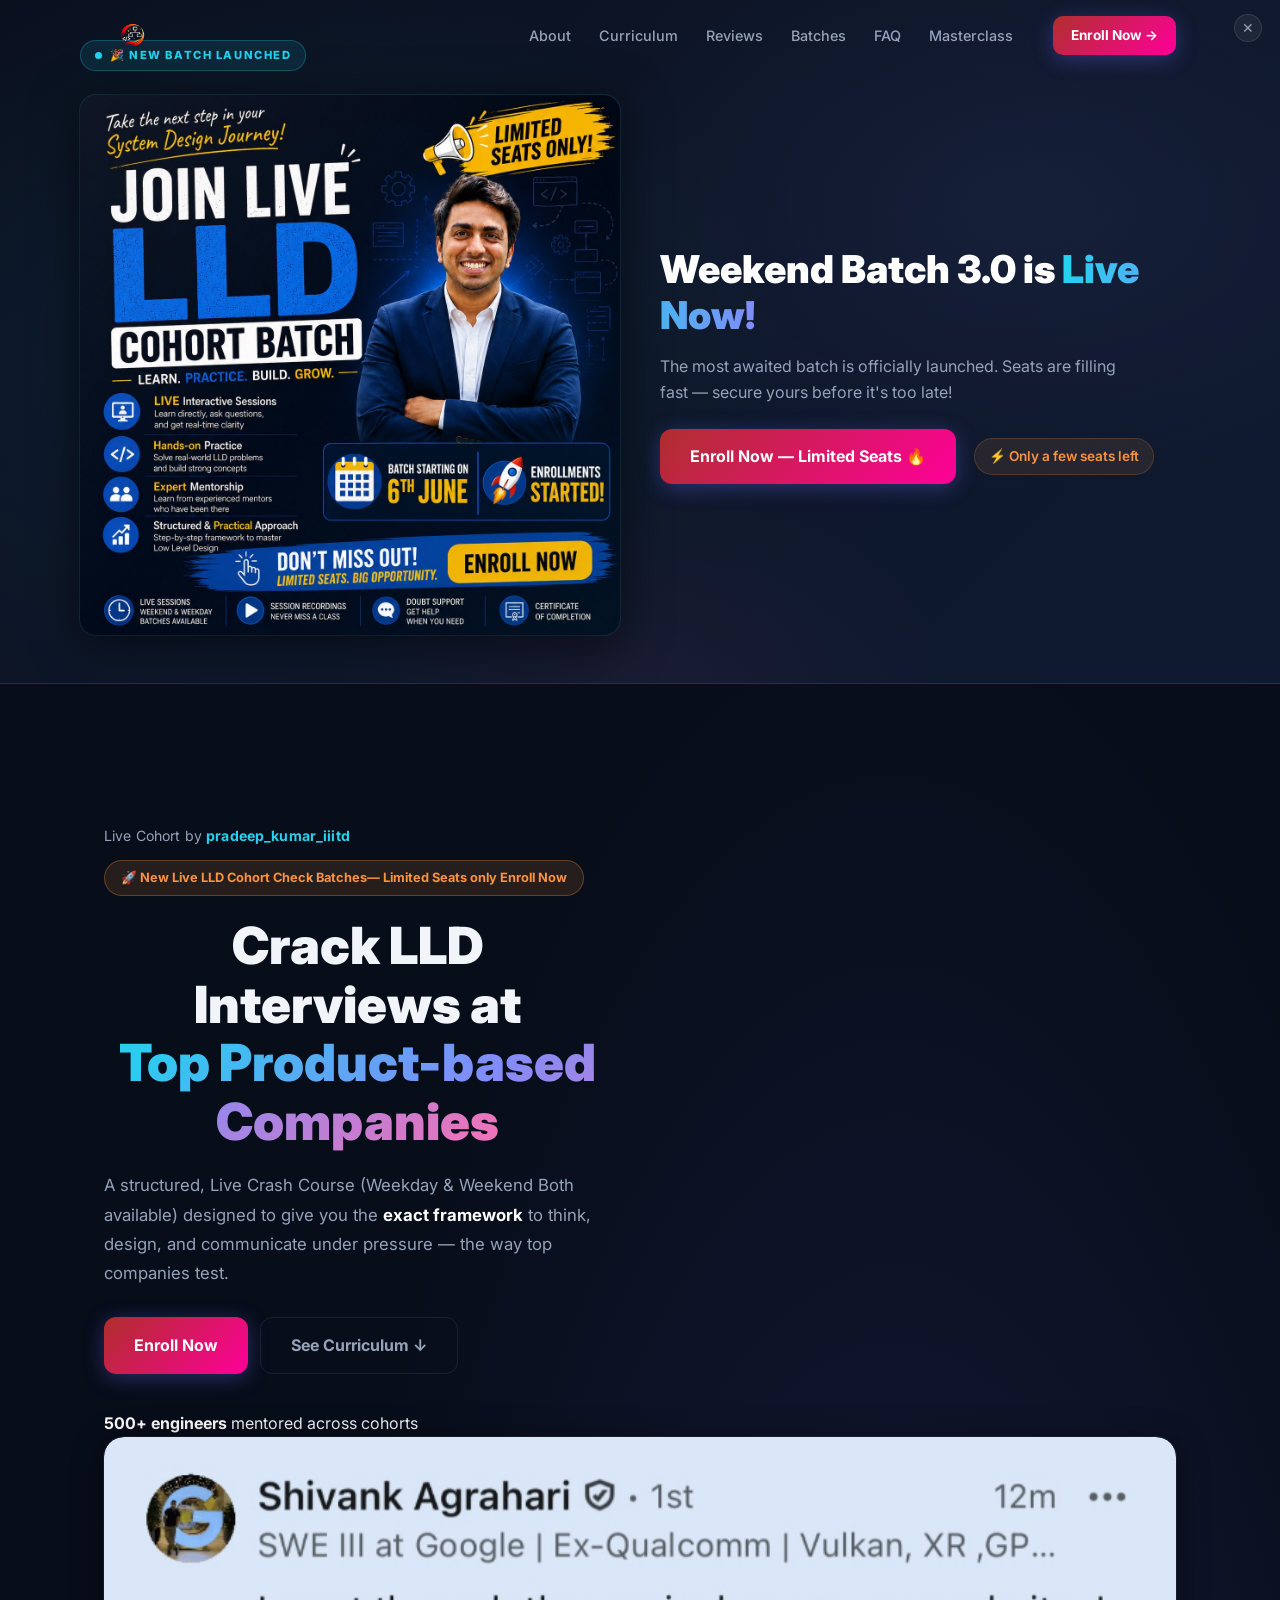
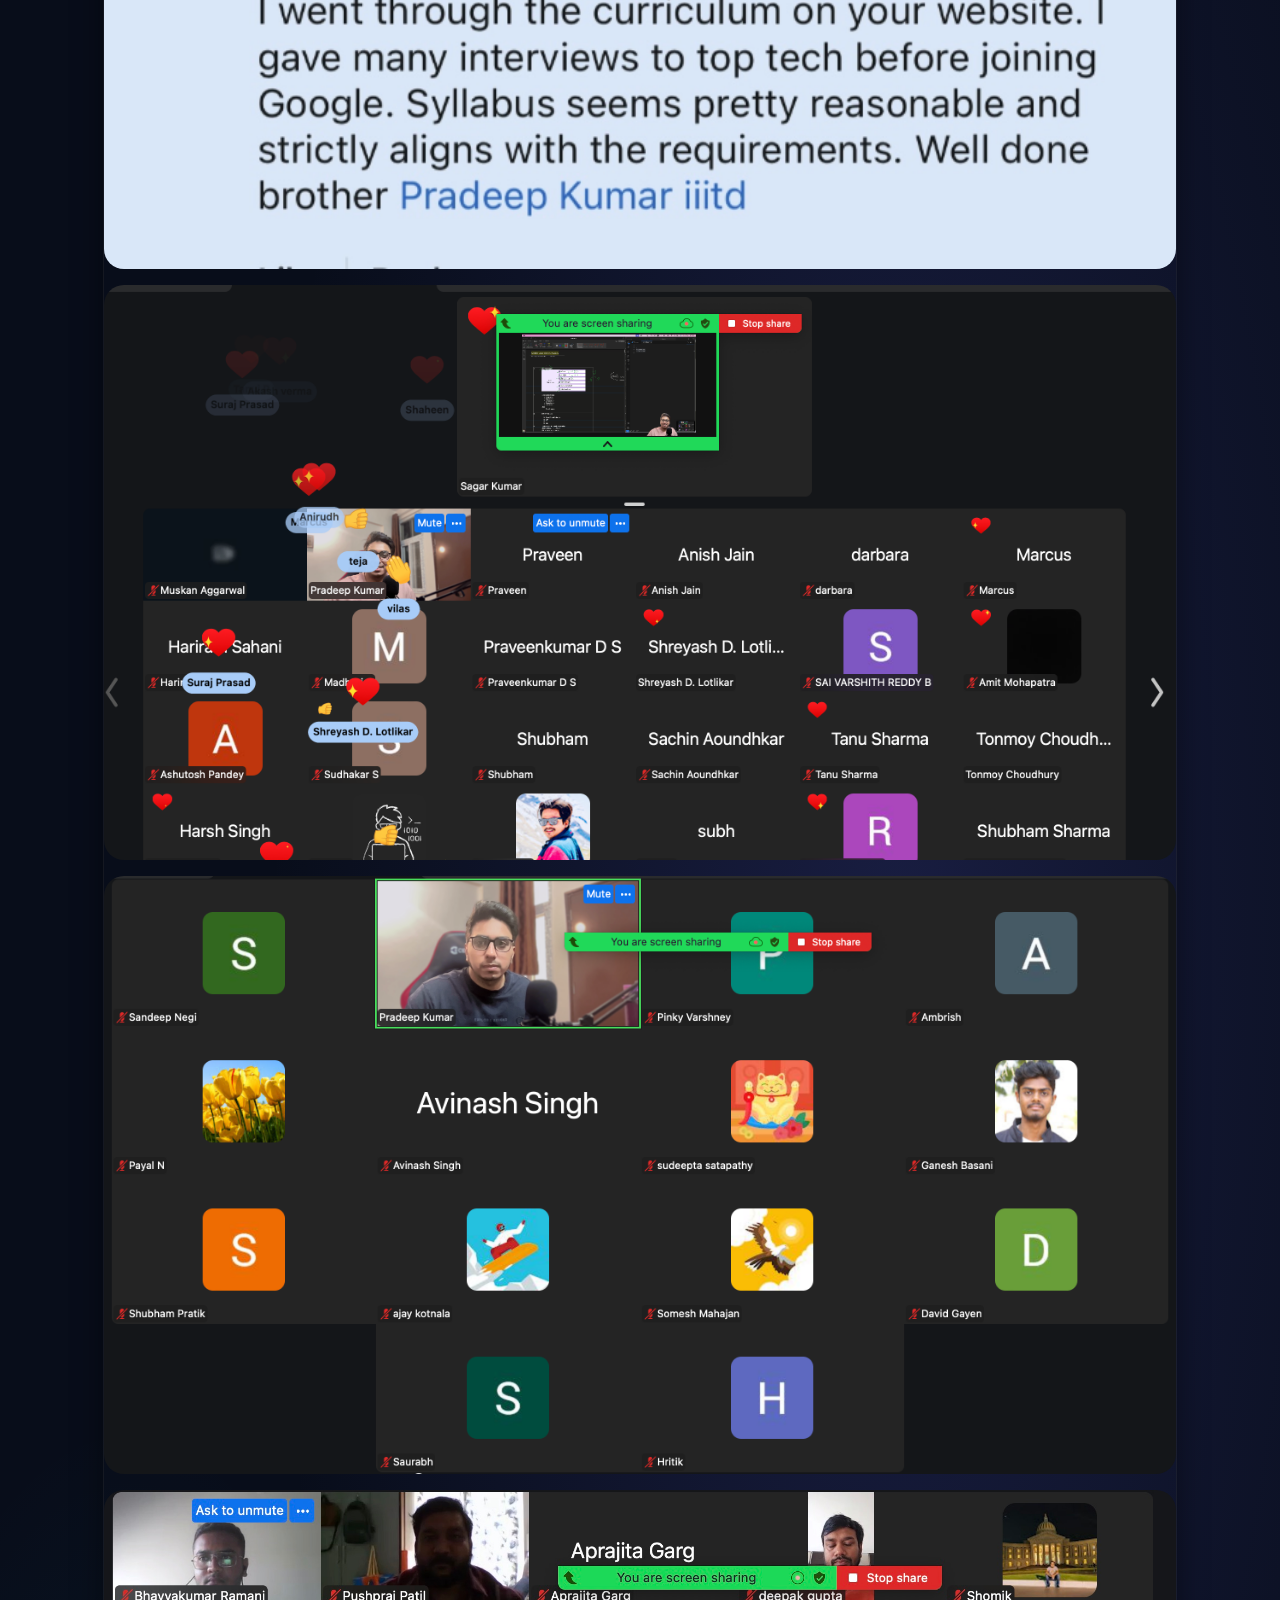
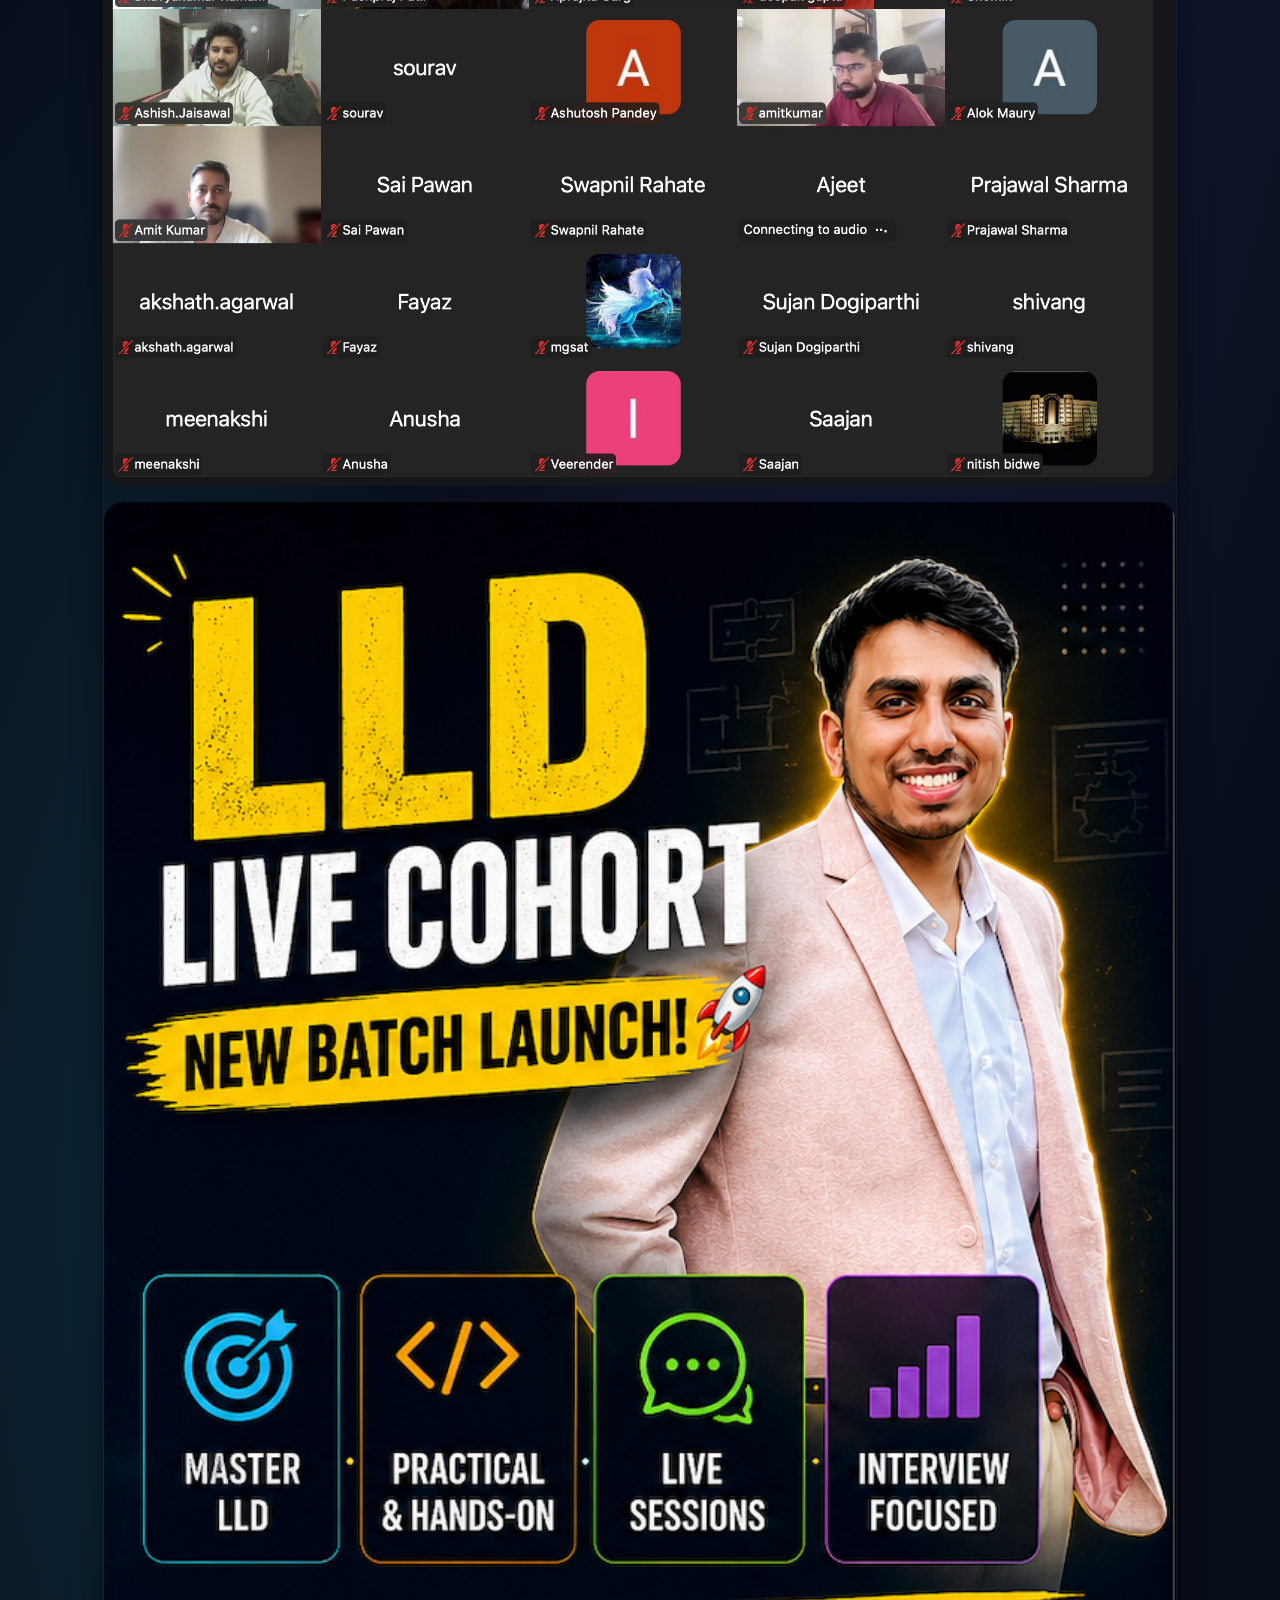
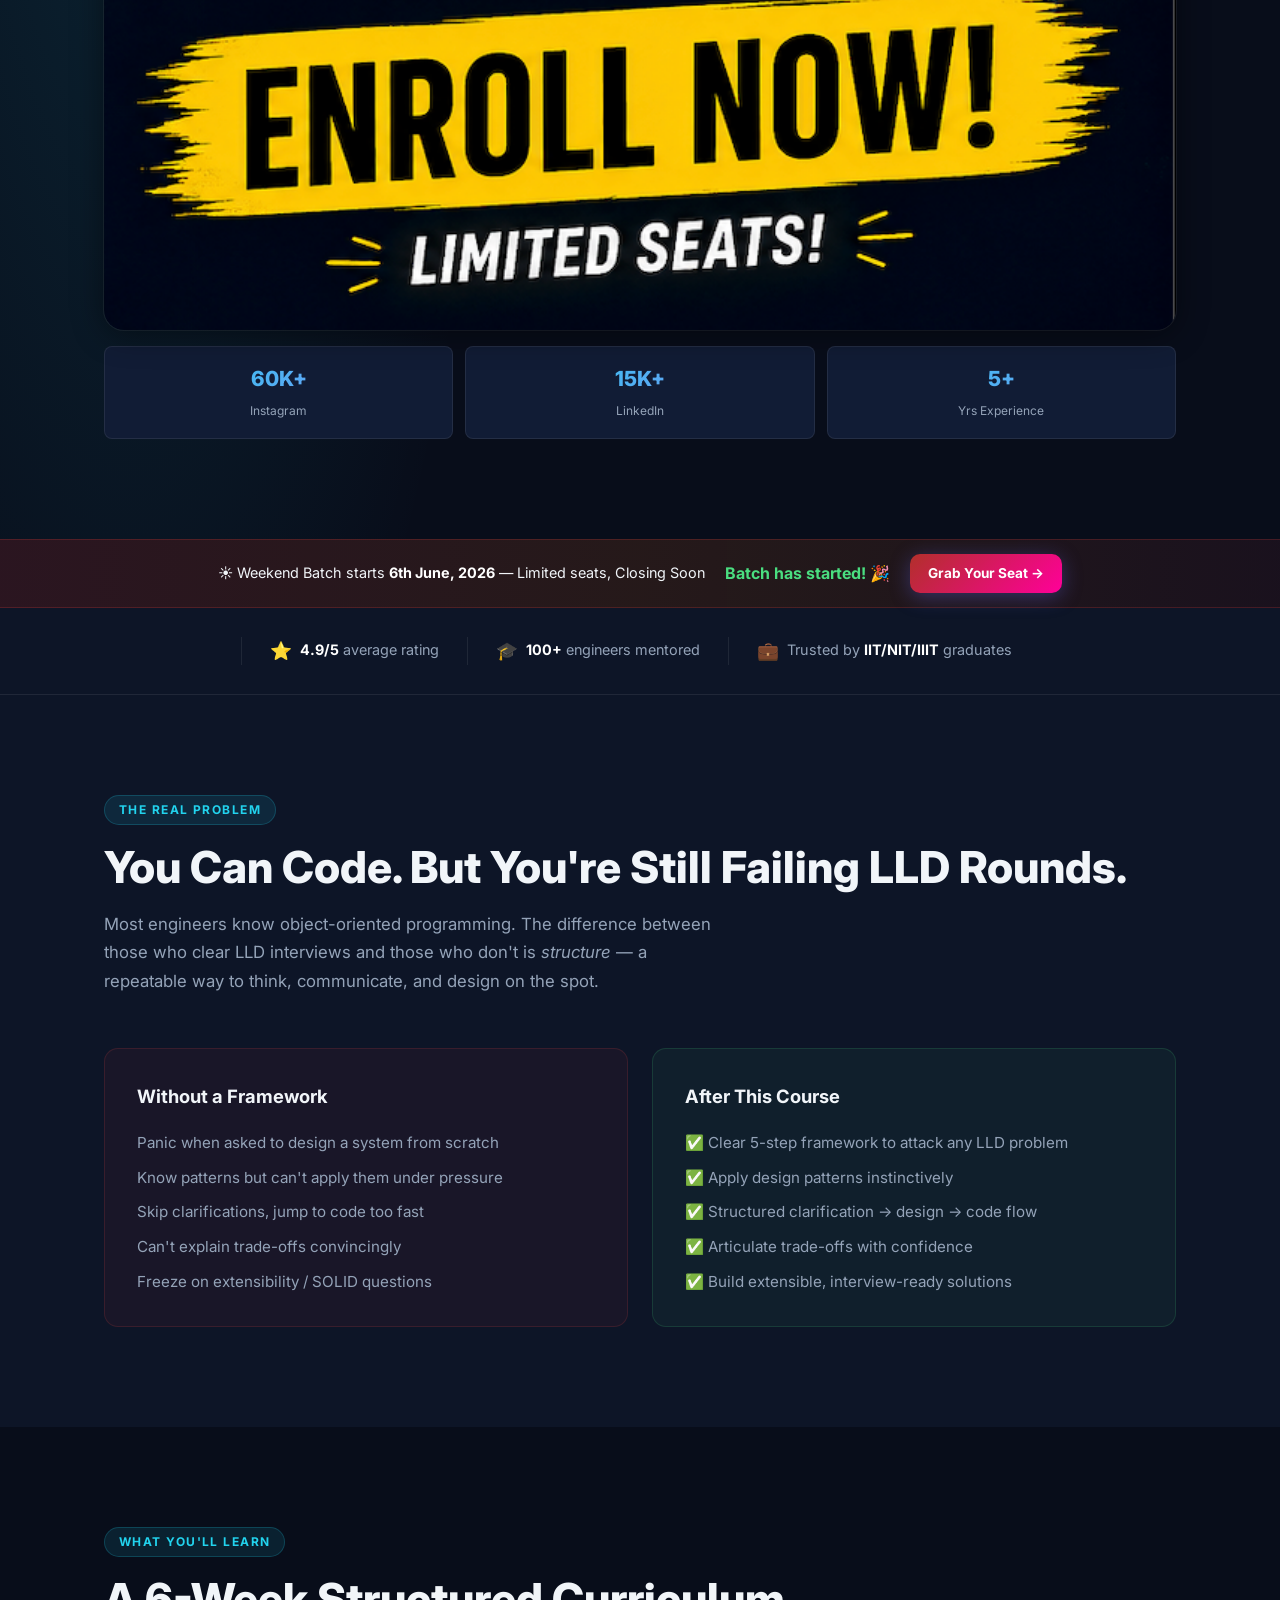
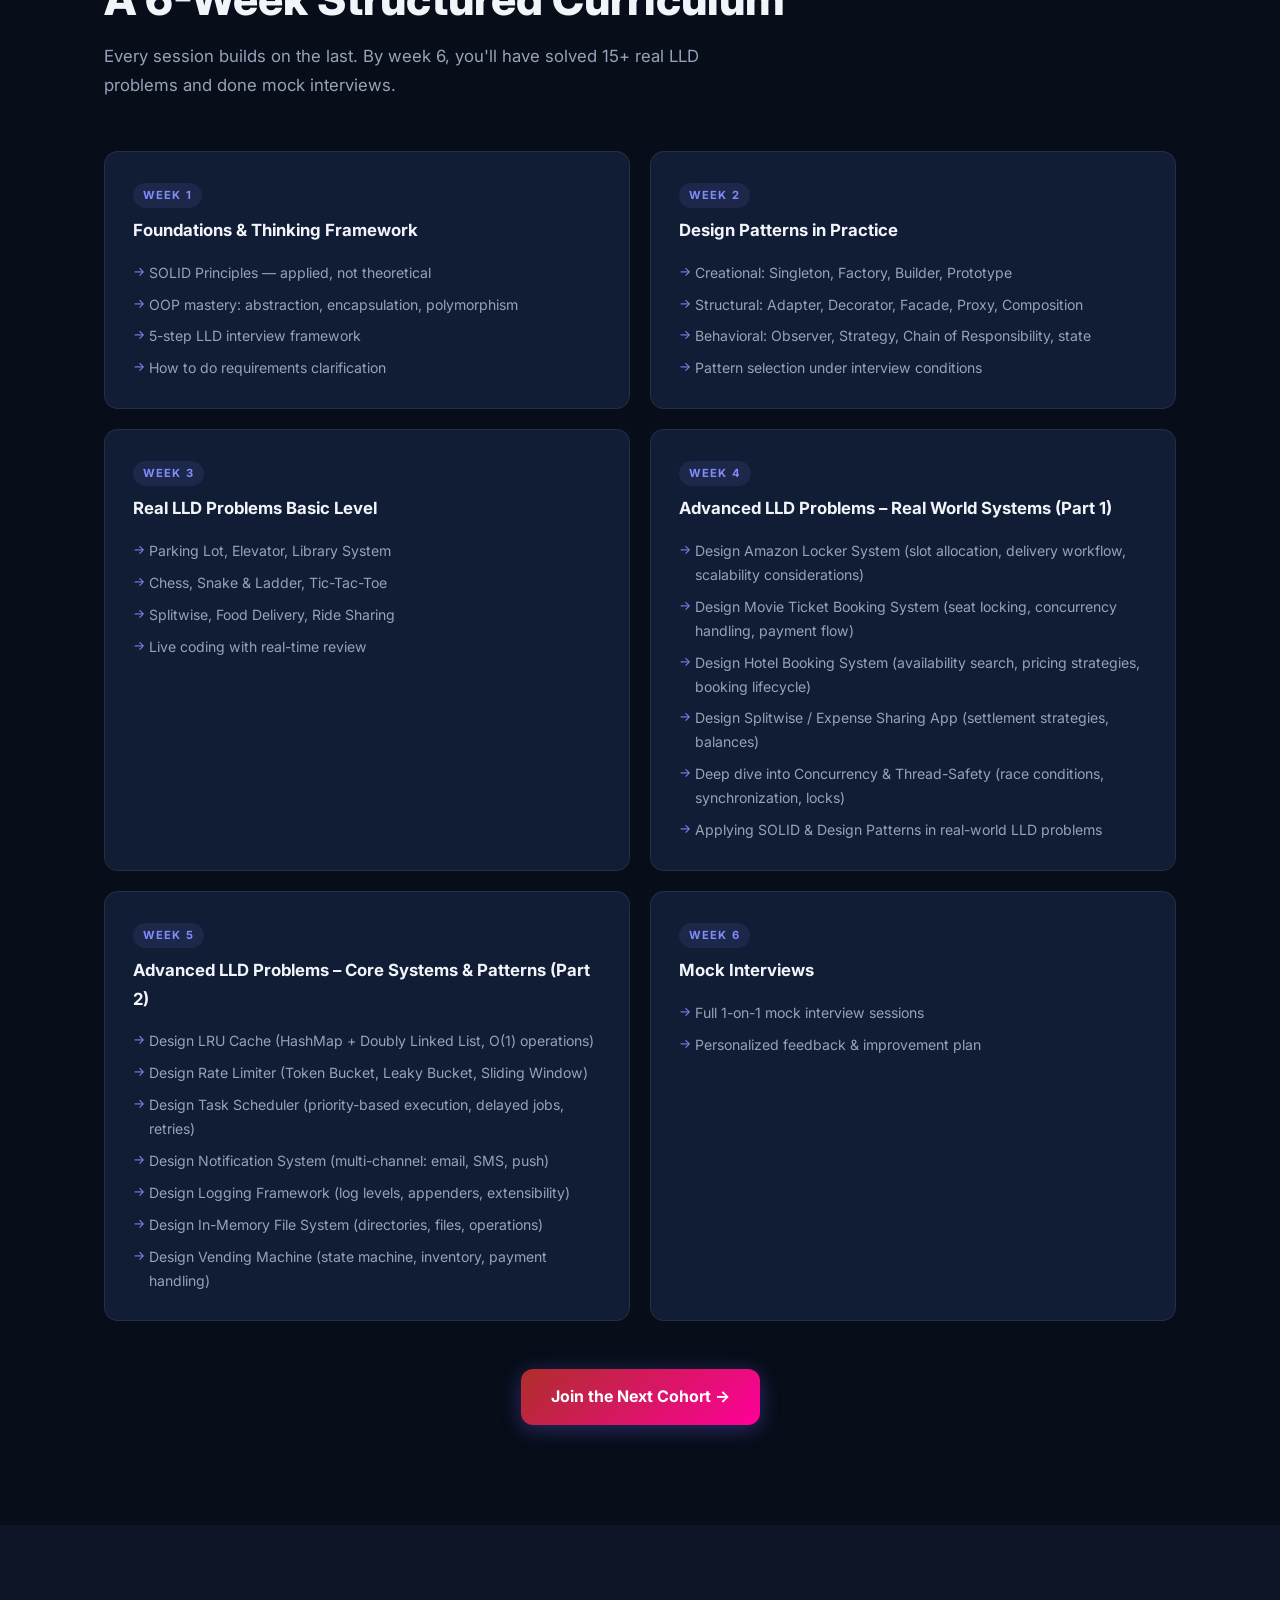
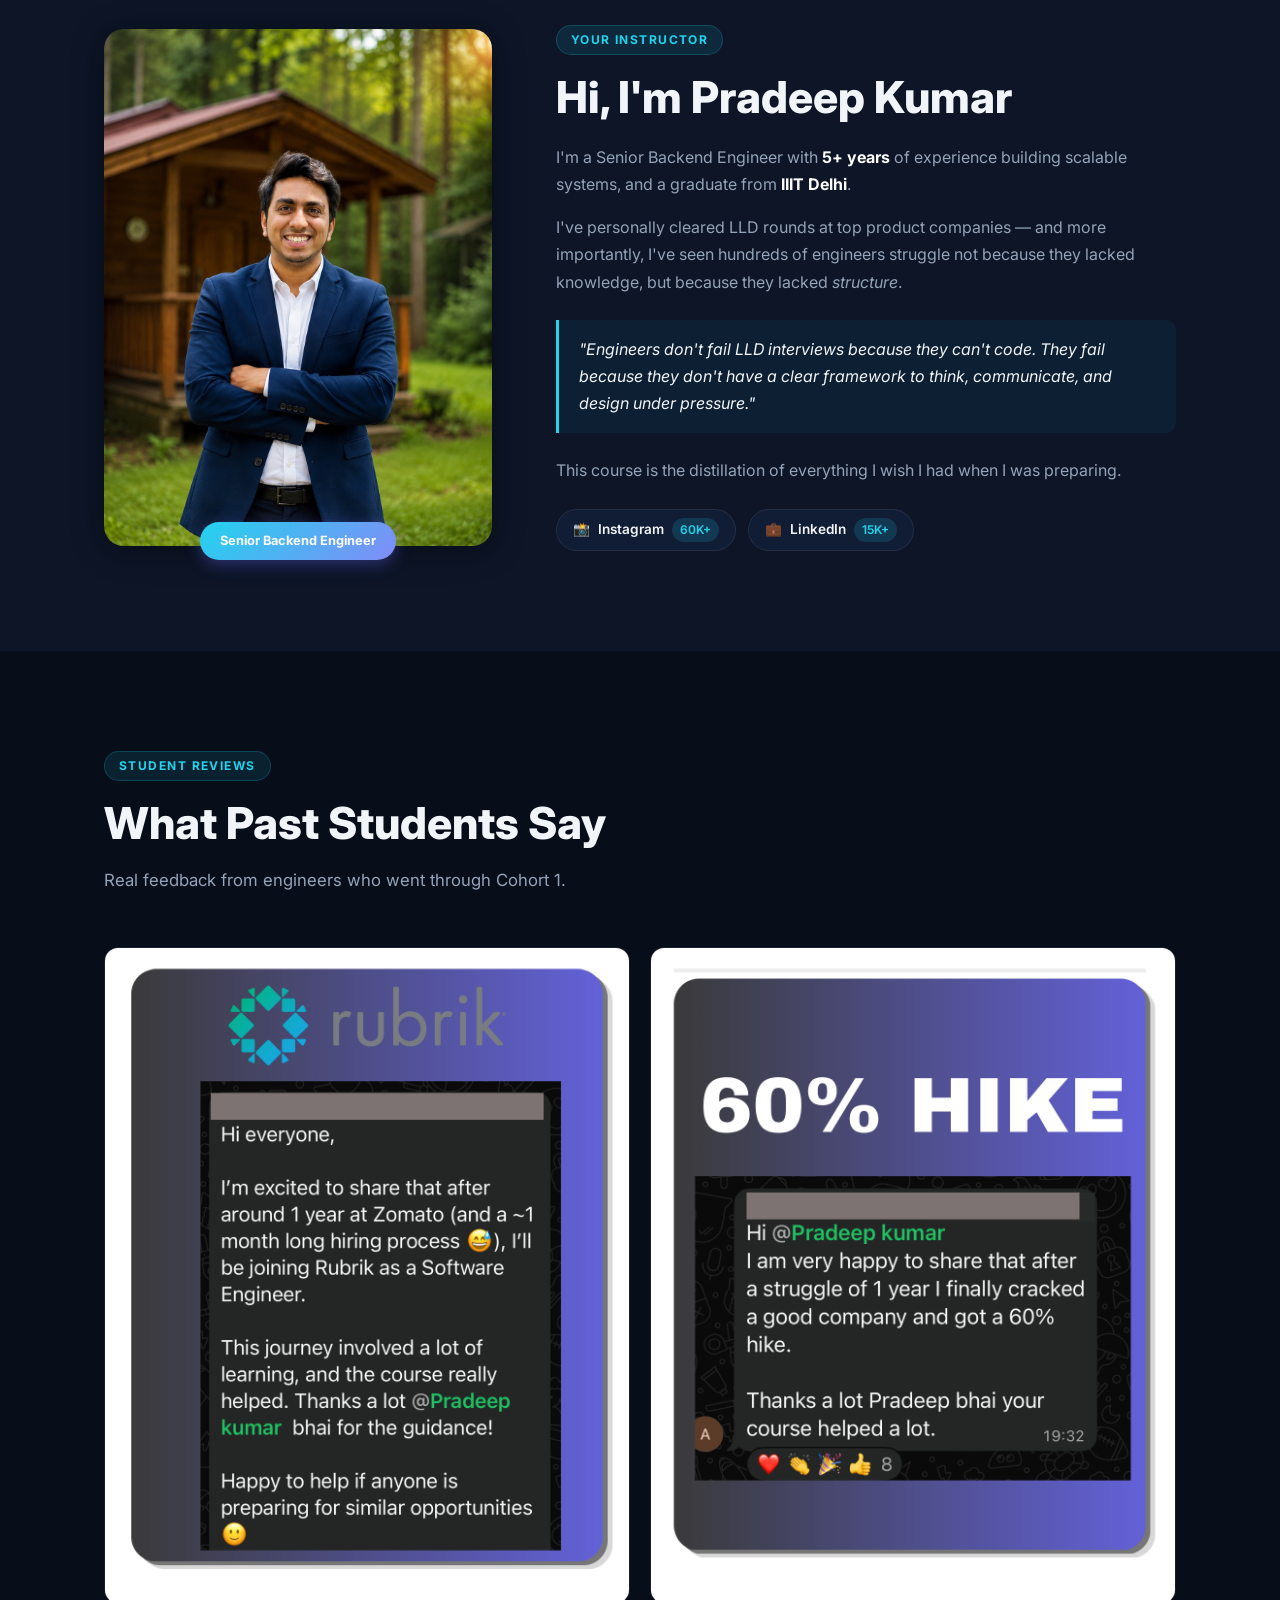
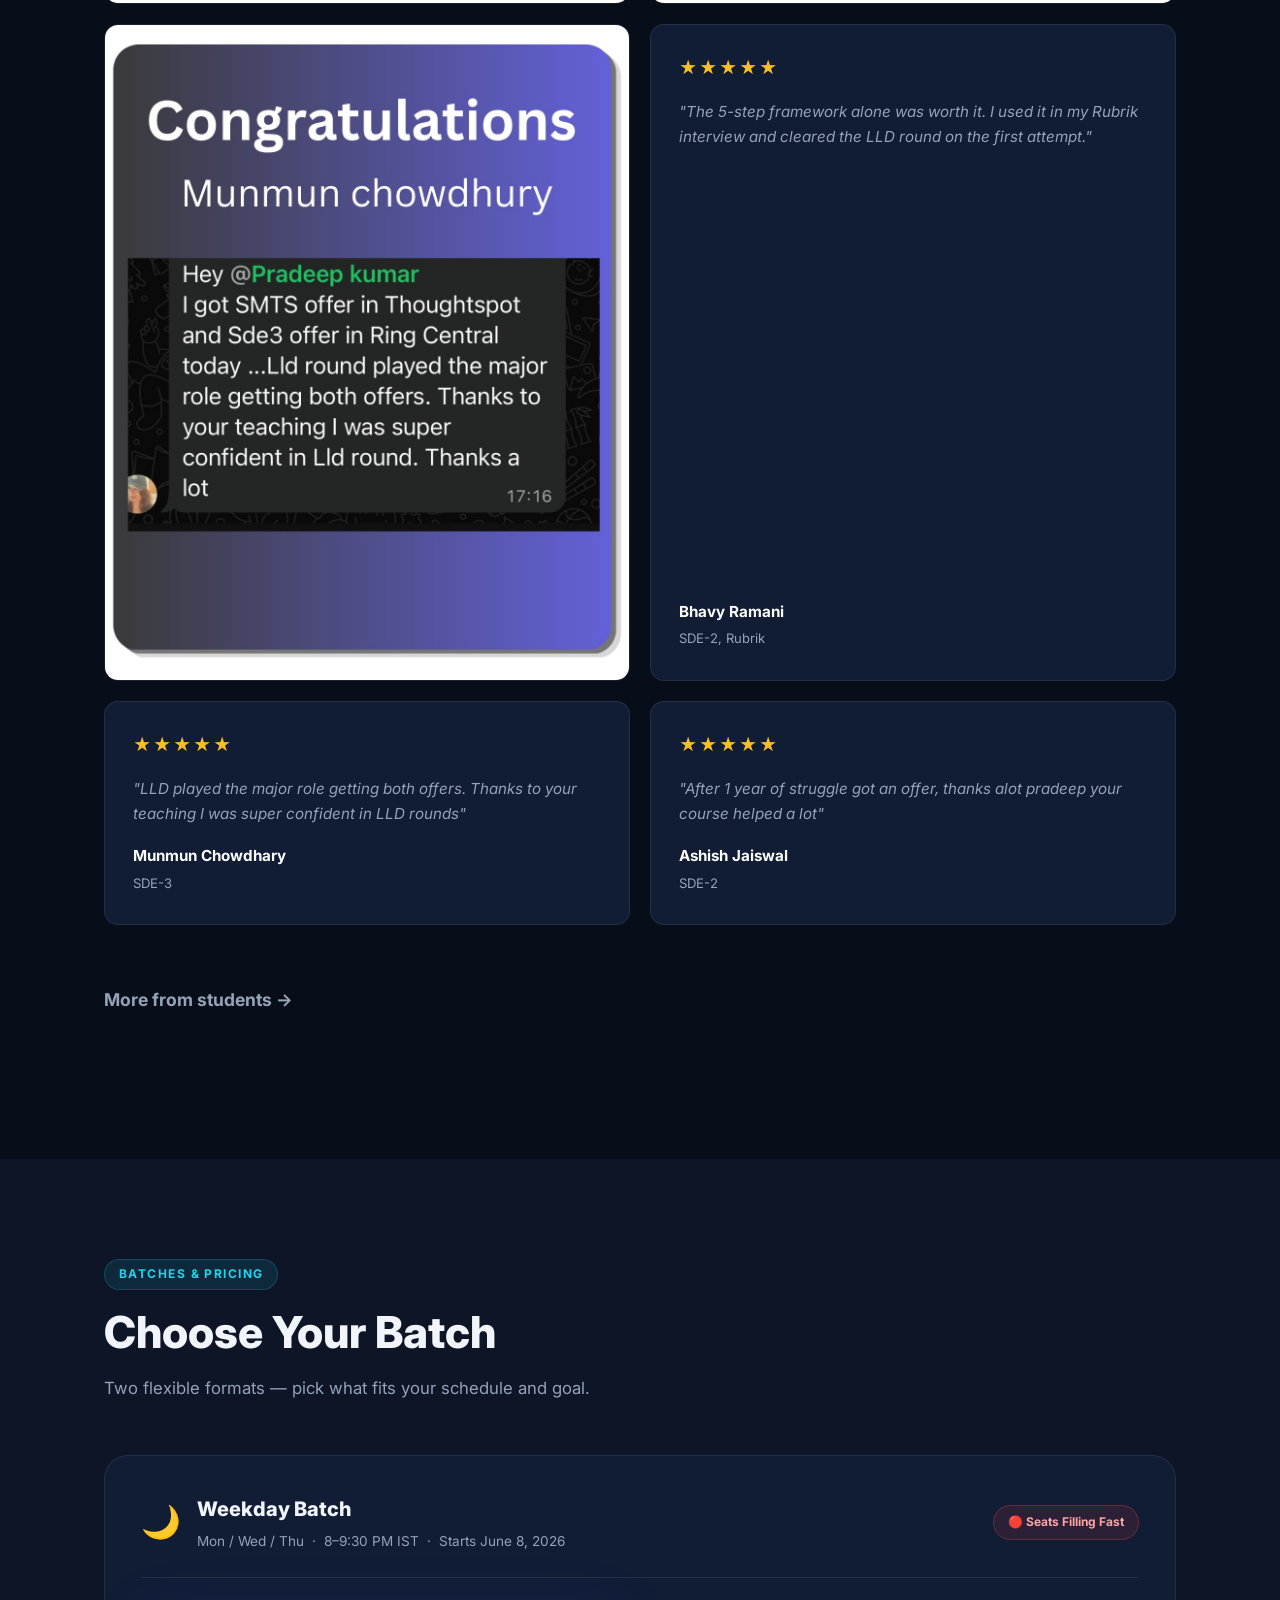
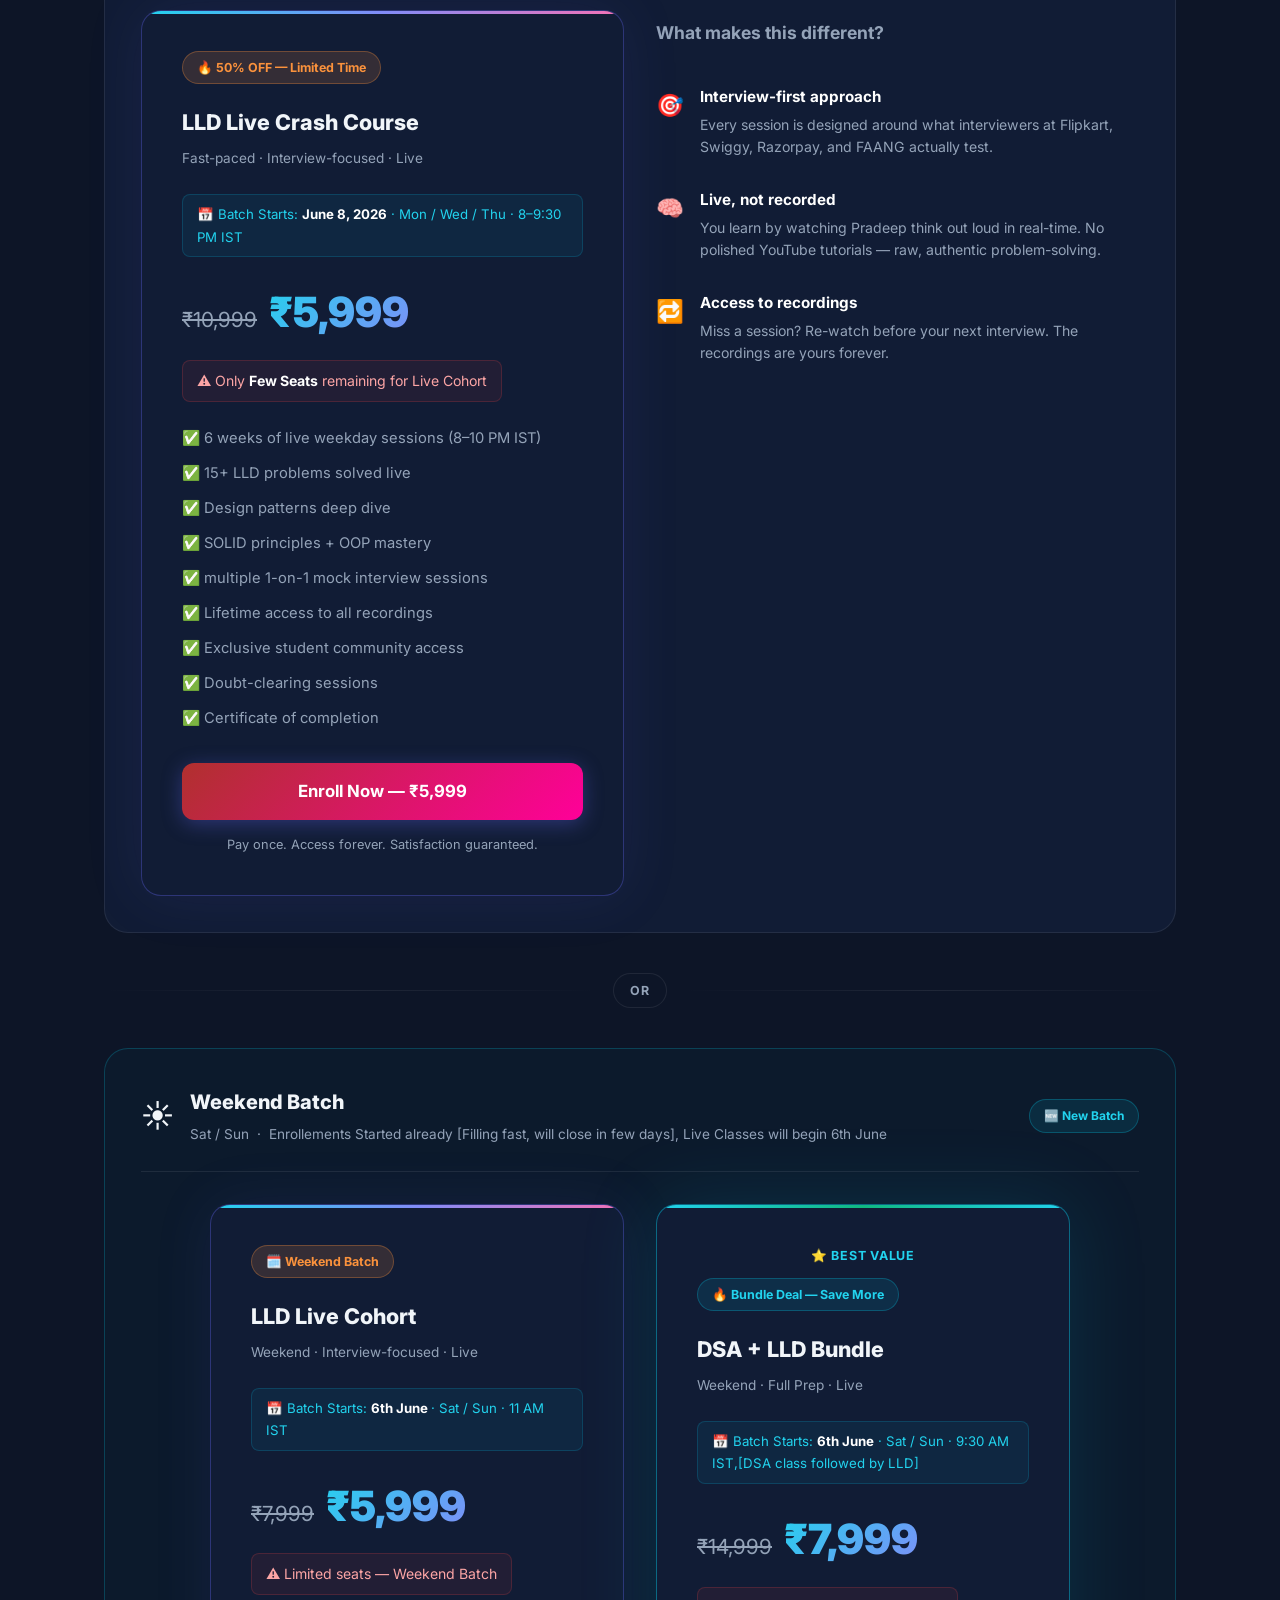
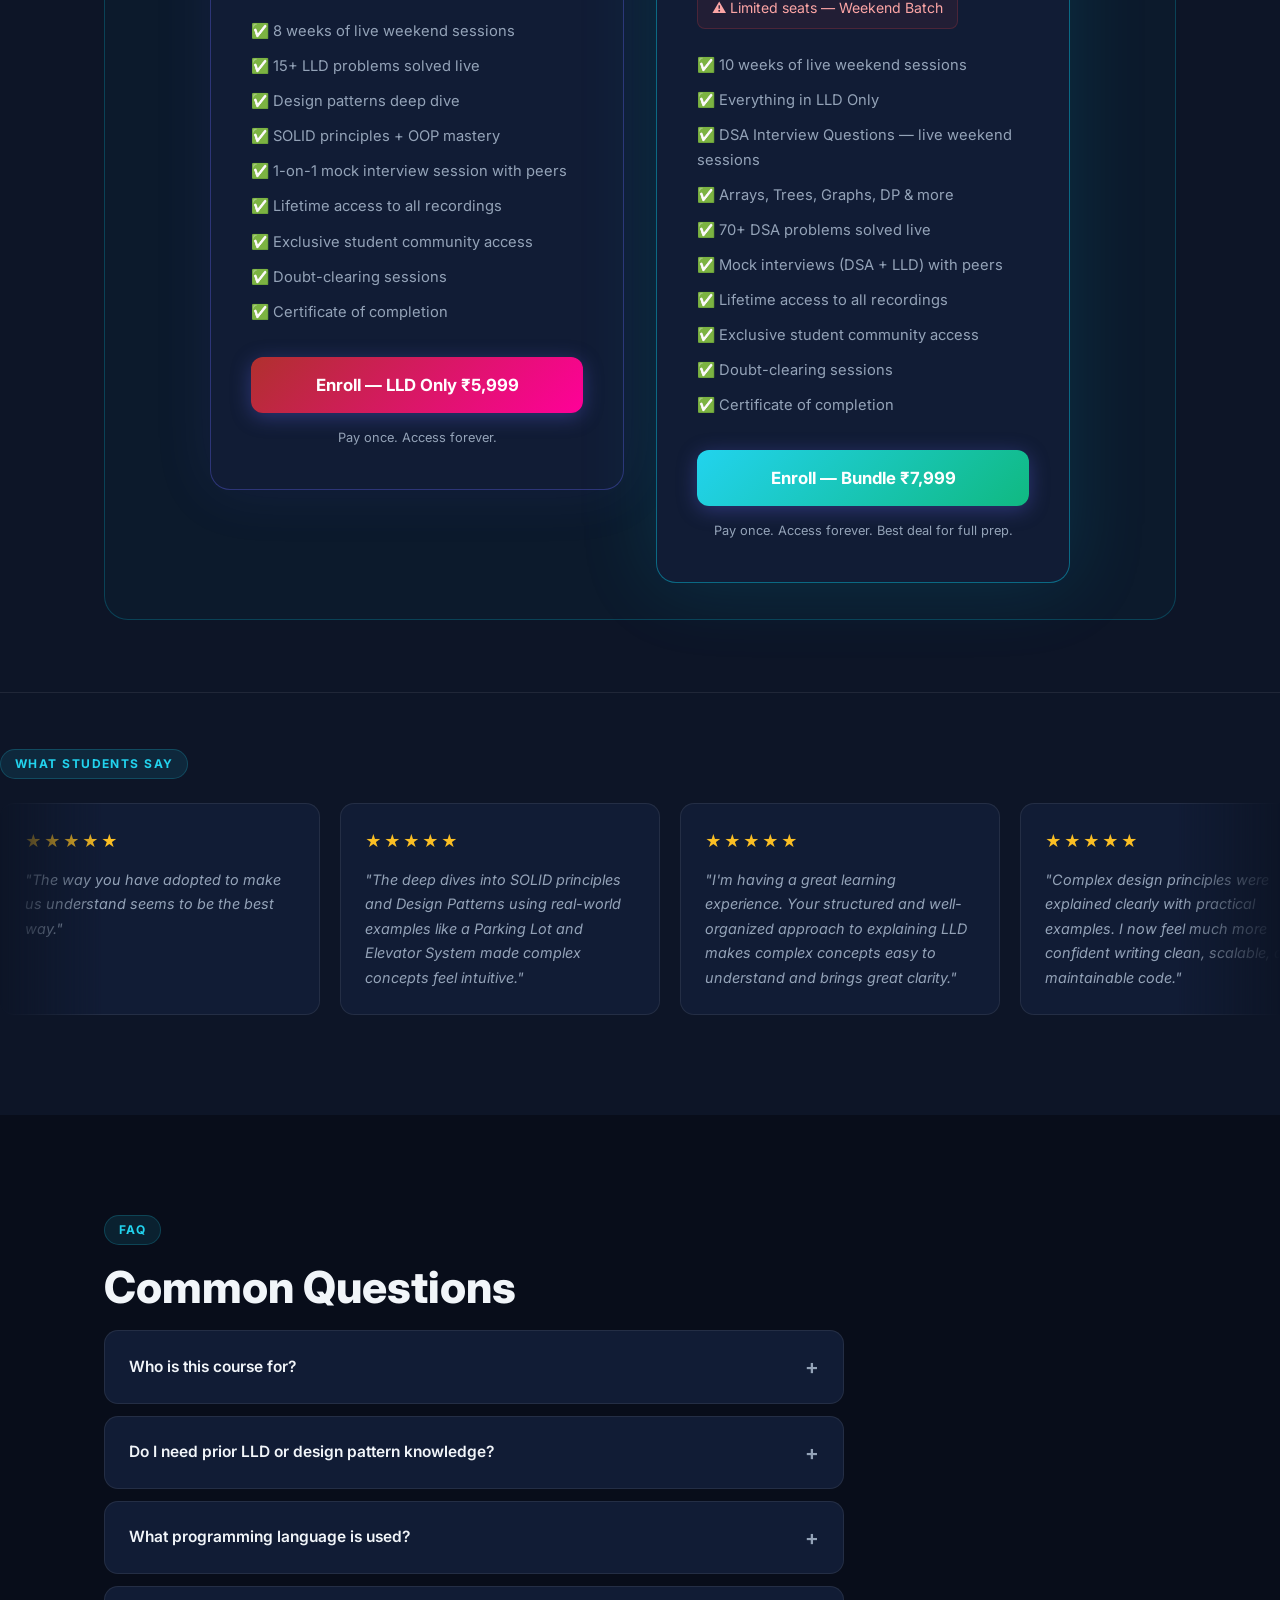
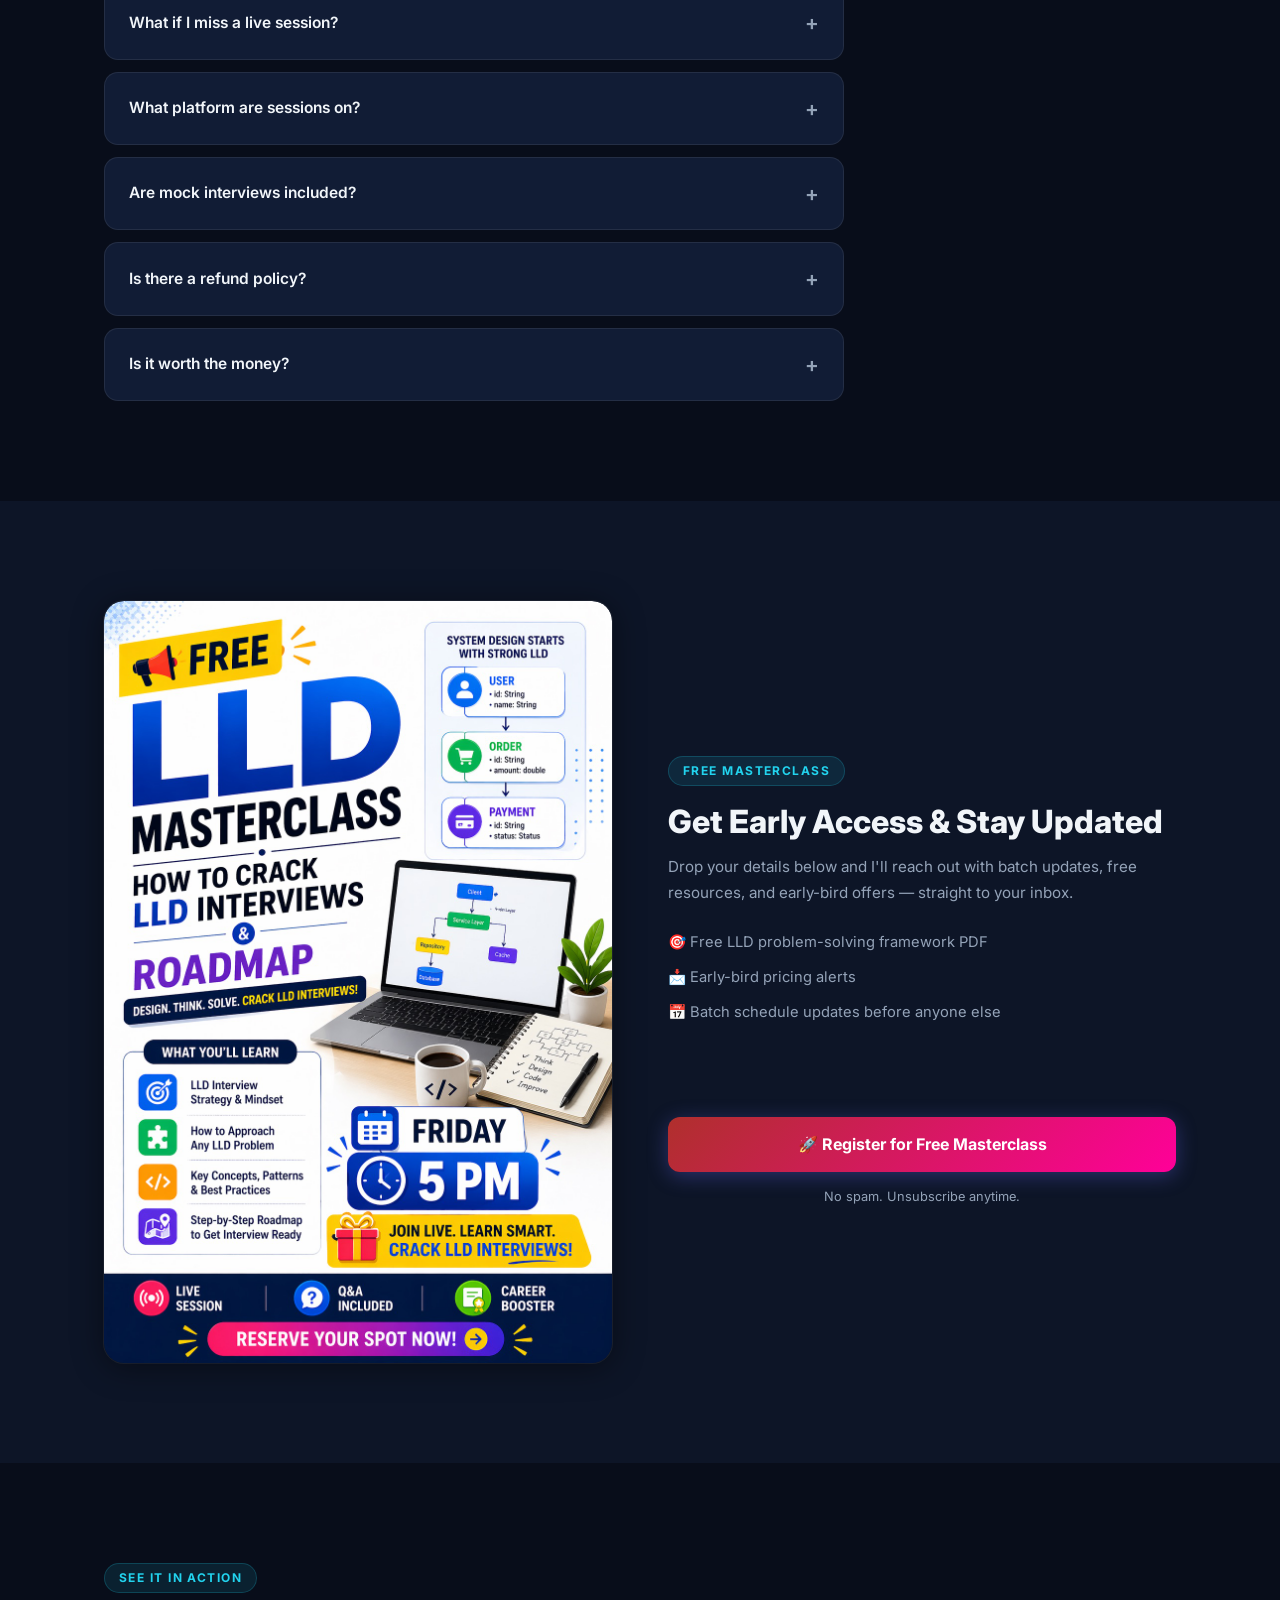
<file: index.html>
<!DOCTYPE html>
<html lang="en">
<head>
  <meta charset="UTF-8" />
  <meta name="viewport" content="width=device-width, initial-scale=1.0" />
  <title>Live LLD Crash Course — Crack Product-Based Company Interviews</title>
  <meta name="description" content="6 Week Live LLD crash course to Learn to design, think, and communicate under pressure. Batch starts June 1, 2026." />
  <link rel="preconnect" href="https://fonts.googleapis.com" />
  <link rel="preconnect" href="https://fonts.gstatic.com" crossorigin />
  <link href="https://fonts.googleapis.com/css2?family=Inter:wght@400;500;600;700;800;900&display=swap" rel="stylesheet" />
  <link rel="stylesheet" href="style.css" />
</head>
<body>

  <!-- NEW BATCH LAUNCH BANNER -->
  <div class="launch-banner" id="launchBanner">
    <button class="launch-banner__close" id="launchBannerClose" aria-label="Close">✕</button>
    <div class="launch-banner__glow"></div>
    <div class="launch-banner__inner">
      <div class="launch-banner__badge">
        <span class="launch-badge-dot"></span>
        🎉 NEW BATCH LAUNCHED
      </div>
      <div class="launch-banner__content">
        <div class="launch-banner__img-wrap">
          <img src="assets/weekend_3_0.jpeg" alt="Weekend Batch 3.0 Launched" class="launch-banner__img" />
          <div class="launch-banner__img-shine"></div>
        </div>
        <div class="launch-banner__text">
          <h2 class="launch-banner__title">Weekend Batch 3.0 is <span class="launch-highlight">Live Now!</span></h2>
          <p class="launch-banner__desc">The most awaited batch is officially launched. Seats are filling fast — secure yours before it's too late!</p>
          <div class="launch-banner__actions">
            <a href="#pricing" class="btn btn--primary btn--lg launch-banner__cta" id="launchBannerCTA">Enroll Now — Limited Seats 🔥</a>
            <span class="launch-banner__seats">⚡ Only a few seats left</span>
          </div>
        </div>
      </div>
    </div>
  </div>

  <!-- NAV -->
  <nav class="nav" id="nav">
    <div class="nav__inner">
      <a href="#" class="nav__logo">
        <img src="assets/logo_red.png" alt="Pradeep Kumar" />
      </a>
      <ul class="nav__links" id="navLinks">
        <li><a href="#about">About</a></li>
        <li><a href="#curriculum">Curriculum</a></li>
        <li><a href="#testimonials">Reviews</a></li>
        <li><a href="#pricing">Batches</a></li>
        <li><a href="#faq">FAQ</a></li>
        <li><a href="#masterclass">Masterclass</a></li>
      </ul>
      <a href="#pricing" class="btn btn--sm btn--primary nav__cta">Enroll Now →</a>
      <button class="nav__hamburger" id="hamburger" aria-label="Toggle menu">
        <span></span><span></span><span></span>
      </button>
    </div>
  </nav>

  <!-- HERO -->
  <section class="hero" id="hero">
    <div class="hero__bg"></div>
    <div class="container">
      <div class="hero__grid">
        <div class="hero__content">
          <p class="hero__byline">Live Cohort by <strong> pradeep_kumar_iiitd</strong></p>
          <div class="badge badge--glow">🚀 New Live LLD Cohort Check Batches— Limited Seats only Enroll Now</div>
          <h1 class="hero__title">
            Crack LLD Interviews at<br />
            <span class="gradient-text">Top Product-based Companies</span>
          </h1>
          <p class="hero__sub">
            A structured, Live Crash Course (Weekday & Weekend Both available) designed to give you the <strong>exact framework</strong> to think, design, and communicate under pressure — the way top companies test.
          </p>

          <div class="hero__actions">
            <a href="#pricing" class="btn btn--primary btn--lg">Enroll Now</a>
            <a href="#curriculum" class="btn btn--ghost btn--lg">See Curriculum ↓</a>
          </div>
          <!-- <div class="hero__social-proof">
            <div class="avatar-stack">
              <img src="assets/hero.png" alt="student" />
              <img src="assets/hero.png" alt="student" />
              <img src="assets/hero.png" alt="student" />
            </div> -->
            <p><strong>500+ engineers</strong> mentored across cohorts</p>
          </div>
        </div>
        <div class="hero__visual">
          <div class="hero__card">
            <img src="assets/shivank.png" alt="Live Class" class="hero__img" style="margin-bottom: 16px;" />
            <img src="assets/teaching_style.png" alt="Live Class" class="hero__img" style="margin-bottom: 16px;" />
            <img src="assets/live_class.png" alt="Live Class" class="hero__img" style="margin-bottom: 16px;" />
            <img src="assets/cohort1.jpeg" alt="Live Class" class="hero__img" style="margin-bottom: 16px;" />
            <img src="assets/live_cohort_.png" alt="Live Crash Course" class="hero__img" />
            <!-- <div class="hero__card-badge">Live Cohort</div> -->
          </div>
          <div class="hero__stats">
            <div class="stat-pill">
              <span class="stat-pill__num">60K+</span>
              <span class="stat-pill__label">Instagram</span>
            </div>
            <div class="stat-pill">
              <span class="stat-pill__num">15K+</span>
              <span class="stat-pill__label">LinkedIn</span>
            </div>
            <div class="stat-pill">
              <span class="stat-pill__num">5+</span>
              <span class="stat-pill__label">Yrs Experience</span>
            </div>
          </div>
        </div>
      </div>
    </div>
  </section>

  <!-- COUNTDOWN BANNER -->
  <div class="countdown-bar">
    <div class="container countdown-bar__inner">
      <span class="countdown-bar__label">☀️ Weekend Batch starts <strong>6th June, 2026</strong> — Limited seats, Closing Soon</span>
      <div class="countdown" id="countdown">
        <div class="countdown__unit"><span id="cd-days">--</span><small>Days</small></div>
        <div class="countdown__sep">:</div>
        <div class="countdown__unit"><span id="cd-hours">--</span><small>Hours</small></div>
        <div class="countdown__sep">:</div>
        <div class="countdown__unit"><span id="cd-mins">--</span><small>Mins</small></div>
        <div class="countdown__sep">:</div>
        <div class="countdown__unit"><span id="cd-secs">--</span><small>Secs</small></div>
      </div>
      <a href="#pricing" class="btn btn--sm btn--primary">Grab Your Seat →</a>
    </div>
  </div>

  <!-- TRUST BAR -->
  <section class="trust-bar">
    <div class="container trust-bar__inner">
      <!-- <div class="trust-item">
        <span class="trust-item__icon">🏢</span>
        <span>Engineers from <strong>FAANG & Unicorns</strong></span>
      </div> -->
      <div class="trust-divider"></div>
      <div class="trust-item">
        <span class="trust-item__icon">⭐</span>
        <span><strong>4.9/5</strong> average rating</span>
      </div>
      <div class="trust-divider"></div>
      <div class="trust-item">
        <span class="trust-item__icon">🎓</span>
        <span><strong>100+</strong> engineers mentored</span>
      </div>
      <div class="trust-divider"></div>
      <div class="trust-item">
        <span class="trust-item__icon">💼</span>
        <span>Trusted by <strong>IIT/NIT/IIIT</strong> graduates</span>
      </div>
    </div>
  </section>

  <!-- PROBLEM SECTION -->
  <section class="problem section">
    <div class="container">
      <div class="section-label">The Real Problem</div>
      <h2 class="section-title">You Can Code. But You're Still Failing LLD Rounds.</h2>
      <p class="section-sub">Most engineers know object-oriented programming. The difference between those who clear LLD interviews and those who don't is <em>structure</em> — a repeatable way to think, communicate, and design on the spot.</p>
      <div class="problem__grid">
        <div class="problem__card problem__card--bad">
          <div class="problem__card-header">
            <h3>Without a Framework</h3>
          </div>
          <ul>
            <li>Panic when asked to design a system from scratch</li>
            <li>Know patterns but can't apply them under pressure</li>
            <li>Skip clarifications, jump to code too fast</li>
            <li>Can't explain trade-offs convincingly</li>
            <li>Freeze on extensibility / SOLID questions</li>
          </ul>
        </div>
        <div class="problem__card problem__card--good">
          <div class="problem__card-header">
            <h3>After This Course</h3>
          </div>
          <ul>
            <li>✅ Clear 5-step framework to attack any LLD problem</li>
            <li>✅ Apply design patterns instinctively</li>
            <li>✅ Structured clarification → design → code flow</li>
            <li>✅ Articulate trade-offs with confidence</li>
            <li>✅ Build extensible, interview-ready solutions</li>
          </ul>
        </div>
      </div>
    </div>
  </section>

  <!-- CURRICULUM -->
  <section class="curriculum section" id="curriculum">
    <div class="container">
      <div class="section-label">What You'll Learn</div>
      <h2 class="section-title">A 6-Week Structured Curriculum</h2>
      <p class="section-sub">Every session builds on the last. By week 6, you'll have solved 15+ real LLD problems and done mock interviews.</p>
      <div class="curriculum__grid">
        <div class="curriculum__week">
          <div class="curriculum__week-header">
            <span class="curriculum__week-num">Week 1</span>
            <h3>Foundations & Thinking Framework</h3>
          </div>
          <ul>
            <li>SOLID Principles — applied, not theoretical</li>
            <li>OOP mastery: abstraction, encapsulation, polymorphism</li>
            <li>5-step LLD interview framework</li>
            <li>How to do requirements clarification</li>
          </ul>
        </div>
        <div class="curriculum__week">
          <div class="curriculum__week-header">
            <span class="curriculum__week-num">Week 2</span>
            <h3>Design Patterns in Practice</h3>
          </div>
          <ul>
            <li>Creational: Singleton, Factory, Builder, Prototype</li>
            <li>Structural: Adapter, Decorator, Facade, Proxy, Composition</li>
            <li>Behavioral: Observer, Strategy, Chain of Responsibility, state</li>
            <li>Pattern selection under interview conditions</li>
          </ul>
        </div>
        <div class="curriculum__week">
          <div class="curriculum__week-header">
            <span class="curriculum__week-num">Week 3</span>
            <h3>Real LLD Problems Basic Level</h3>
          </div>
          <ul>
            <li>Parking Lot, Elevator, Library System</li>
            <li>Chess, Snake & Ladder, Tic-Tac-Toe</li>
            <li>Splitwise, Food Delivery, Ride Sharing</li>
            <li>Live coding with real-time review</li>
          </ul>
        </div>
        <div class="curriculum__week">
          <div class="curriculum__week-header">
            <span class="curriculum__week-num">Week 4</span>
            <h3>Advanced LLD Problems – Real World Systems (Part 1)</h3>
          </div>
          <ul>
            <li>Design Amazon Locker System (slot allocation, delivery workflow, scalability considerations)</li>
            <li>Design Movie Ticket Booking System (seat locking, concurrency handling, payment flow)</li>
            <li>Design Hotel Booking System (availability search, pricing strategies, booking lifecycle)</li>
            <li>Design Splitwise / Expense Sharing App (settlement strategies, balances)</li>
            <li>Deep dive into Concurrency & Thread-Safety (race conditions, synchronization, locks)</li>
            <li>Applying SOLID & Design Patterns in real-world LLD problems</li>
          </ul>
        </div>
        
        <div class="curriculum__week">
          <div class="curriculum__week-header">
            <span class="curriculum__week-num">Week 5</span>
            <h3>Advanced LLD Problems – Core Systems & Patterns (Part 2)</h3>
          </div>
          <ul>
            <li>Design LRU Cache (HashMap + Doubly Linked List, O(1) operations)</li>
            <li>Design Rate Limiter (Token Bucket, Leaky Bucket, Sliding Window)</li>
            <li>Design Task Scheduler (priority-based execution, delayed jobs, retries)</li>
            <li>Design Notification System (multi-channel: email, SMS, push)</li>
            <li>Design Logging Framework (log levels, appenders, extensibility)</li>
            <li>Design In-Memory File System (directories, files, operations)</li>
            <li>Design Vending Machine (state machine, inventory, payment handling)</li>
          </ul>
        </div>
        <div class="curriculum__week">
          <div class="curriculum__week-header">
            <span class="curriculum__week-num">Week 6</span>
            <h3>Mock Interviews</h3>
          </div>
          <ul>

            <li>Full 1-on-1 mock interview sessions</li>
            <li>Personalized feedback & improvement plan</li>
          </ul>
        </div>
      </div>
      <div class="curriculum__cta">
        <a href="#pricing" class="btn btn--primary btn--lg">Join the Next Cohort →</a>
      </div>
    </div>
  </section>

  <!-- ABOUT -->
  <section class="about section" id="about">
    <div class="container">
      <div class="about__grid">
        <div class="about__img-wrap">
          <img src="assets/pradeep.jpeg" alt="Pradeep Kumar" class="about__img" />
          <div class="about__img-badge">Senior Backend Engineer</div>
        </div>
        <div class="about__content">
          <div class="section-label">Your Instructor</div>
          <h2 class="section-title">Hi, I'm Pradeep Kumar</h2>
          <p>I'm a Senior Backend Engineer with <strong>5+ years</strong> of experience building scalable systems, and a graduate from <strong>IIIT Delhi</strong>.</p>
          <p>I've personally cleared LLD rounds at top product companies — and more importantly, I've seen hundreds of engineers struggle not because they lacked knowledge, but because they lacked <em>structure</em>.</p>
          <blockquote class="about__quote">
            "Engineers don't fail LLD interviews because they can't code. They fail because they don't have a clear framework to think, communicate, and design under pressure."
          </blockquote>
          <p>This course is the distillation of everything I wish I had when I was preparing.</p>
          <div class="about__socials">
            <a href="https://www.instagram.com/pradeep_kumar_iiitd/" target="_blank" class="social-chip">
              <span>📸</span> Instagram <span class="social-chip__count">60K+</span>
            </a>
            <a href="https://www.linkedin.com/in/pradeep-kumar-iiitd/" target="_blank" class="social-chip">
              <span>💼</span> LinkedIn <span class="social-chip__count">15K+</span>
            </a>
          </div>
        </div>
      </div>
    </div>
  </section>

  <!-- TESTIMONIALS -->
  <section class="testimonials section" id="testimonials">
    <div class="container">
      <div class="section-label">Student Reviews</div>
      <h2 class="section-title">What Past Students Say</h2>
      <p class="section-sub">Real feedback from engineers who went through Cohort 1.</p>
      <div class="testimonials__grid">
        <div class="testimonial-card">
          <img src="assets/testimonial_1.png" alt="Student testimonial" />
        </div>
        <div class="testimonial-card">
          <img src="assets/testimonial_2.png" alt="Student testimonial" />
        </div>
        <div class="testimonial-card">
          <img src="assets/munMun.jpeg" alt="Student testimonial" />
        </div>
        <div class="testimonial-card testimonial-card--text">
          <div class="testimonial-card__stars">★★★★★</div>
          <p>"The 5-step framework alone was worth it. I used it in my Rubrik interview and cleared the LLD round on the first attempt."</p>
          <div class="testimonial-card__author">
            <strong>Bhavy Ramani</strong>
            <span>SDE-2, Rubrik</span>
          </div>
        </div>
        <div class="testimonial-card testimonial-card--text">
          <div class="testimonial-card__stars">★★★★★</div>
          <p>"LLD played the major role getting both offers. Thanks to your teaching I was super confident in LLD rounds"</p>
          <div class="testimonial-card__author">
            <strong>Munmun Chowdhary</strong>
            <span>SDE-3</span>
          </div>
        </div>
        <div class="testimonial-card testimonial-card--text">
          <div class="testimonial-card__stars">★★★★★</div>
          <p>"After 1 year of struggle got an offer, thanks alot pradeep your course helped a lot"</p>
          <div class="testimonial-card__author">
            <strong>Ashish Jaiswal</strong>
            <span>SDE-2</span>
          </div>
        </div>
      </div>
      <!-- Instagram Reels -->
      <div class="reels-section">
        <h3>More from students →</h3>
        <div class="reels-grid">
          <blockquote
            class="instagram-media"
            data-instgrm-permalink="https://www.instagram.com/reel/DVX9fI3CZau/?utm_source=ig_web_copy_link&igsh=MzRlODBiNWFlZA=="
            data-instgrm-version="14"
          ></blockquote>
          <blockquote
            class="instagram-media"
            data-instgrm-permalink="https://www.instagram.com/reel/DVV_VLWiS2f/?utm_source=ig_web_copy_link&igsh=MzRlODBiNWFlZA=="
            data-instgrm-version="14"
          ></blockquote>
          <blockquote
            class="instagram-media"
            data-instgrm-permalink="https://www.instagram.com/reel/DVsA8OriYPA/?utm_source=ig_embed&amp;utm_campaign=loading"
            data-instgrm-version="14"
          ></blockquote>
          <blockquote
            class="instagram-media"
            data-instgrm-permalink="https://www.instagram.com/reel/DXCB99JCpyl/?utm_source=ig_embed&amp;utm_campaign=loading"
            data-instgrm-version="14"
          ></blockquote>

        </div>
      </div>
    </div>
  </section>

  <!-- PRICING -->
  <section class="pricing section" id="pricing">
    <div class="container">
      <div class="section-label">Batches &amp; Pricing</div>
      <h2 class="section-title">Choose Your Batch</h2>
      <p class="section-sub">Two flexible formats — pick what fits your schedule and goal.</p>

      <!-- ── WEEKDAY BATCH ── -->
      <div class="batch-group" id="pricing-weekday">
        <div class="batch-group__header">
          <div class="batch-group__header-left">
            <span class="batch-group__icon">🌙</span>
            <div>
              <h3 class="batch-group__title">Weekday Batch</h3>
              <p class="batch-group__sub">Mon / Wed / Thu &nbsp;·&nbsp; 8–9:30 PM IST &nbsp;·&nbsp; Starts June 8, 2026</p>
            </div>
          </div>
          <span class="batch-group__tag batch-group__tag--urgent">🔴 Seats Filling Fast</span>
        </div>
        <div class="pricing__wrap">
          <div class="pricing__card">
            <div class="pricing__badge">🔥 50% OFF — Limited Time</div>
            <h3 class="pricing__name">LLD Live Crash Course</h3>
            <p class="pricing__tagline">Fast-paced · Interview-focused · Live</p>
            <p class="pricing__start-date">📅 Batch Starts: <strong>June 8, 2026</strong> · Mon / Wed / Thu · 8–9:30 PM IST</p>
            <div class="pricing__price">
              <span class="pricing__original">₹10,999</span>
              <span class="pricing__current">₹5,999</span>
            </div>
            <p class="pricing__seats">⚠️ Only <strong>Few Seats</strong> remaining for Live Cohort</p>
            <ul class="pricing__features">
              <li>✅ 6 weeks of live weekday sessions (8–10 PM IST)</li>
              <li>✅ 15+ LLD problems solved live</li>
              <li>✅ Design patterns deep dive</li>
              <li>✅ SOLID principles + OOP mastery</li>
              <li>✅ multiple 1-on-1 mock interview sessions</li>
              <li>✅ Lifetime access to all recordings</li>
              <li>✅ Exclusive student community access</li>
              <li>✅ Doubt-clearing sessions</li>
              <li>✅ Certificate of completion</li>
            </ul>
            <a href="https://forms.gle/nLoxn5mNNtD6L6gY9" target="_blank" class="btn btn--primary btn--lg pricing__cta">
              Enroll Now — ₹5,999
            </a>
            <p class="pricing__note">Pay once. Access forever. Satisfaction guaranteed.</p>
          </div>
          <div class="pricing__perks">
            <h4>What makes this different?</h4>
            <div class="perk">
              <span class="perk__icon">🎯</span>
              <div>
                <strong>Interview-first approach</strong>
                <p>Every session is designed around what interviewers at Flipkart, Swiggy, Razorpay, and FAANG actually test.</p>
              </div>
            </div>
            <div class="perk">
              <span class="perk__icon">🧠</span>
              <div>
                <strong>Live, not recorded</strong>
                <p>You learn by watching Pradeep think out loud in real-time. No polished YouTube tutorials — raw, authentic problem-solving.</p>
              </div>
            </div>
            <div class="perk">
              <span class="perk__icon">🔁</span>
              <div>
                <strong>Access to recordings</strong>
                <p>Miss a session? Re-watch before your next interview. The recordings are yours forever.</p>
              </div>
            </div>
          </div>
        </div>
      </div>

      <!-- ── DIVIDER ── -->
      <div class="batch-divider">
        <span class="batch-divider__label">OR</span>
      </div>

      <!-- ── WEEKEND BATCH ── -->
      <div class="batch-group batch-group--weekend" id="pricing-june">
        <div class="batch-group__header">
          <div class="batch-group__header-left">
            <span class="batch-group__icon">☀️</span>
            <div>
              <h3 class="batch-group__title">Weekend Batch</h3>
              <p class="batch-group__sub">Sat / Sun &nbsp;·&nbsp; Enrollements Started already [Filling fast, will close in few days], Live Classes will begin 6th June</p>
            </div>
          </div>
          <span class="batch-group__tag batch-group__tag--new">🆕 New Batch</span>
        </div>
        <div class="june-batch__grid">

          <!-- LLD Only -->
          <div class="pricing__card">
            <div class="pricing__badge">🗓️ Weekend Batch</div>
            <h3 class="pricing__name">LLD Live Cohort</h3>
            <p class="pricing__tagline">Weekend · Interview-focused · Live</p>
            <p class="pricing__start-date">📅 Batch Starts: <strong>6th June </strong> · Sat / Sun · 11 AM IST</p>
            <div class="pricing__price">
              <span class="pricing__original">₹7,999</span>
              <span class="pricing__current">₹5,999</span>
            </div>
            <p class="pricing__seats">⚠️ Limited seats — Weekend Batch</p>
            <ul class="pricing__features">
              <li>✅ 8 weeks of live weekend sessions</li>
              <li>✅ 15+ LLD problems solved live</li>
              <li>✅ Design patterns deep dive</li>
              <li>✅ SOLID principles + OOP mastery</li>
              <li>✅ 1-on-1 mock interview session with peers</li>
              <li>✅ Lifetime access to all recordings</li>
              <li>✅ Exclusive student community access</li>
              <li>✅ Doubt-clearing sessions</li>
              <li>✅ Certificate of completion</li>
            </ul>
            <a href="https://forms.gle/NDs5KRCidduZ99FZ7" class="btn btn--primary btn--lg pricing__cta">
              Enroll — LLD Only ₹5,999
            </a>
            <p class="pricing__note">Pay once. Access forever.</p>
          </div>

          <!-- DSA + LLD Bundle -->
          <div class="pricing__card pricing__card--featured">
            <div class="pricing__card--best-value">⭐ Best Value</div>
            <div class="pricing__badge pricing__badge--bundle">🔥 Bundle Deal — Save More</div>
            <h3 class="pricing__name">DSA + LLD Bundle</h3>
            <p class="pricing__tagline">Weekend · Full Prep · Live</p>
            <p class="pricing__start-date">📅 Batch Starts: <strong>6th June</strong> · Sat / Sun · 9:30 AM IST,[DSA class followed by LLD]</p>
            <div class="pricing__price">
              <span class="pricing__original">₹14,999</span>
              <span class="pricing__current">₹7,999</span>
            </div>
            <p class="pricing__seats">⚠️ Limited seats — Weekend Batch</p>
            <ul class="pricing__features">
              <li>✅ 10 weeks of live weekend sessions</li>
              <li>✅ Everything in LLD Only</li>
              <li>✅ DSA Interview Questions — live weekend sessions</li>
              <li>✅ Arrays, Trees, Graphs, DP &amp; more</li>
              <li>✅ 70+ DSA problems solved live</li>
              <li>✅ Mock interviews (DSA + LLD) with peers</li>
              <li>✅ Lifetime access to all recordings</li>
              <li>✅ Exclusive student community access</li>
              <li>✅ Doubt-clearing sessions</li>
              <li>✅ Certificate of completion</li>
            </ul>
            <a href="https://forms.gle/NDs5KRCidduZ99FZ7" class="btn btn--primary btn--lg pricing__cta pricing__cta--bundle">
              Enroll — Bundle ₹7,999
            </a>
            <p class="pricing__note">Pay once. Access forever. Best deal for full prep.</p>
          </div>

        </div>
      </div>

    </div>

    <!-- Testimonials strip inside pricing -->
    <div class="pricing-testimonials">
      <div class="section-label" style="text-align:center;margin-bottom:24px;">What Students Say</div>
      <div class="pricing-testimonials__track-wrap">
        <div class="pricing-testimonials__track">
          <div class="pt-card"><div class="pt-card__stars">★★★★★</div><p>"The way you have adopted to make us understand seems to be the best way."</p></div>
          <div class="pt-card"><div class="pt-card__stars">★★★★★</div><p>"The deep dives into SOLID principles and Design Patterns using real-world examples like a Parking Lot and Elevator System made complex concepts feel intuitive."</p></div>
          <div class="pt-card"><div class="pt-card__stars">★★★★★</div><p>"I'm having a great learning experience. Your structured and well-organized approach to explaining LLD makes complex concepts easy to understand and brings great clarity."</p></div>
          <div class="pt-card"><div class="pt-card__stars">★★★★★</div><p>"Complex design principles were explained clearly with practical examples. I now feel much more confident writing clean, scalable, and maintainable code."</p></div>
          <div class="pt-card"><div class="pt-card__stars">★★★★★</div><p>"Very good and recommended to everyone who place importance on knowledge over money in the IT industry."</p></div>
          <div class="pt-card"><div class="pt-card__stars">★★★★★</div><p>"The structure of the program is well designed, and the sessions are interactive and engaging, which makes it easy to stay focused and involved."</p></div>
          <div class="pt-card"><div class="pt-card__stars">★★★★★</div><p>"Pradeep is very approachable and always easy to reach out to for any doubts or clarifications, which creates a comfortable and supportive learning environment."</p></div>
          <!-- duplicate set for seamless loop -->
          <div class="pt-card"><div class="pt-card__stars">★★★★★</div><p>"The way you have adopted to make us understand seems to be the best way."</p></div>
          <div class="pt-card"><div class="pt-card__stars">★★★★★</div><p>"The deep dives into SOLID principles and Design Patterns using real-world examples like a Parking Lot and Elevator System made complex concepts feel intuitive."</p></div>
          <div class="pt-card"><div class="pt-card__stars">★★★★★</div><p>"I'm having a great learning experience. Your structured and well-organized approach to explaining LLD makes complex concepts easy to understand and brings great clarity."</p></div>
          <div class="pt-card"><div class="pt-card__stars">★★★★★</div><p>"Complex design principles were explained clearly with practical examples. I now feel much more confident writing clean, scalable, and maintainable code."</p></div>
          <div class="pt-card"><div class="pt-card__stars">★★★★★</div><p>"Very good and recommended to everyone who place importance on knowledge over money in the IT industry."</p></div>
          <div class="pt-card"><div class="pt-card__stars">★★★★★</div><p>"The structure of the program is well designed, and the sessions are interactive and engaging, which makes it easy to stay focused and involved."</p></div>
          <div class="pt-card"><div class="pt-card__stars">★★★★★</div><p>"Pradeep is very approachable and always easy to reach out to for any doubts or clarifications, which creates a comfortable and supportive learning environment."</p></div>
        </div>
      </div>
    </div>
  </section>

  <!-- FAQ -->
  <section class="faq section" id="faq">
    <div class="container">
      <div class="section-label">FAQ</div>
      <h2 class="section-title">Common Questions</h2>
      <div class="faq__list">
        <details class="faq__item">
          <summary>Who is this course for?</summary>
          <p>This course is for working professionals (SDE-1, SDE-2 and beyond), final-year students, and freshers who are preparing to crack LLD rounds at product-based companies. You should know basic OOP and be comfortable writing code in any language.</p>
        </details>
        <details class="faq__item">
          <summary>Do I need prior LLD or design pattern knowledge?</summary>
          <p>No. The course starts from first principles — SOLID, OOP, basic patterns — and builds up to complex problems. Beginners are welcome, but you should know how to write a class and basic OOP.</p>
        </details>
        <details class="faq__item">
          <summary>What programming language is used?</summary>
          <p>Sessions are taught in Java, but the concepts (design patterns, principles, frameworks) are completely language-independent. If you know Python, C++, or any OOP language, you'll follow along easily.</p>
        </details>
        <details class="faq__item">
          <summary>What if I miss a live session?</summary>
          <p>All sessions are recorded and uploaded within 24 hours. You get lifetime access to every recording, so missing a session won't affect your learning.</p>
        </details>
        <details class="faq__item">
          <summary>What platform are sessions on?</summary>
          <p>Live sessions run on Zoom. Recordings and resources are shared via a private community portal.</p>
        </details>
        <details class="faq__item">
          <summary>Are mock interviews included?</summary>
          <p>Yes — every enrolled student gets at dedicated 1-on-1 mock interviews with peers and pradeep will be monitoring those sessions and feedback will be provided.</p>
        </details>
        <details class="faq__item">
          <summary>Is there a refund policy?</summary>
          <p>We offer a full refund within 3 days of the batch starting if you feel the course isn't right for you. After that, we don't offer refunds as content is actively being delivered.</p>
        </details>
        <details class="faq__item">
          <summary>Is it worth the money?</summary>
          <p>One salary increment from a better job offer often pays for this course 100x over. But more importantly: the confidence and structured approach you build here compounds across every technical interview you take in your career.</p>
        </details>
      </div>
    </div>
  </section>

  <!-- MASTERCLASS LEAD CAPTURE -->
  <section class="masterclass section" id="masterclass">
    <div class="container">
      <div class="masterclass__grid">
        <div class="masterclass__visual">
          <img src="assets/masterclass_.jpeg" alt="Free Masterclass" class="masterclass__img" />
        </div>
        <div class="masterclass__content">
          <div class="section-label">Free Masterclass</div>
          <h2 class="masterclass__title">Get Early Access &amp; Stay Updated</h2>
          <p class="masterclass__sub">Drop your details below and I'll reach out with batch updates, free resources, and early-bird offers — straight to your inbox.</p>
          <ul class="masterclass__perks">
            <li>🎯 Free LLD problem-solving framework PDF</li>
            <li>📩 Early-bird pricing alerts</li>
            <li>📅 Batch schedule updates before anyone else</li>
          </ul>
          <!-- ✏️ Paste your form embed here -->
          <div class="masterclass__form-placeholder">
            <!-- ADD YOUR FORM HERE -->
          </div>
          <a href="https://forms.gle/UY6YkU1vvFqWqVpeA" class="btn btn--primary btn--lg masterclass__cta">
            🚀 Register for Free Masterclass
          </a>
          <p class="pricing__note">No spam. Unsubscribe anytime.</p>
        </div>
      </div>
    </div>
  </section>

  <!-- DEMO RECORDINGS -->
  <section class="demo-recordings section" id="demo-recordings">
    <div class="container">
      <div class="section-label">See It in Action</div>
      <h2 class="section-title">Demo Session Recordings</h2>
      <p class="section-sub">Watch real sessions from the cohort — how problems are broken down, designed, and communicated live.</p>
      <div class="demo-list">
        <div class="demo-list__item">
          <div class="demo-list__num">01</div>
          <div class="demo-list__info">
            <h4>Design Pattern Live class watch for demo</h4>
            <p>Decorator and Composite Design Pattern</p>
          </div>
          <div class="demo-list__meta">
            <a href="https://us06web.zoom.us/rec/share/cCWn8ZKTpVbHfGBQ3s43oSoFIKkI7DLWq2QNTh4de7iMFwsUNndp3bBC1WoQAUdF.GqUfH_tJAmpYvSDy" target="_blank" class="demo-list__link">▶ Watch Recording</a>
            <span class="demo-list__passcode"> Passcode: <code>3!a@L1k!</code></span>
          </div>
        </div>
        <!-- <div class="demo-list__item">
          <div class="demo-list__num">02</div>
          <div class="demo-list__info">
            <h4>Demo Recording</h4>
            <p>DSA + LLD Combined</p>
          </div>
          <div class="demo-list__meta">
            <a href="https://us06web.zoom.us/rec/share/lOt_-5VvtWXMUfTJT4ZtR9e3kcgQ8paTf1MOI-k0wJVkMt-qsvEra7H1dWly19hr.anMxwPp_-5KrpgL3" target="_blank" class="demo-list__link">▶ Watch Recording</a>
            <span class="demo-list__passcode">Passcode: <code>!wc=f7=0</code></span>
          </div>
        </div> -->
        <!-- <div class="demo-list__item">
          <div class="demo-list__num">03</div>
          <div class="demo-list__info">
            <h4>Demo Recording</h4>
            <p>DSA Questions + Notification System in LLD</p>
          </div>
          <div class="demo-list__meta">
            <a href="https://us06web.zoom.us/rec/share/G8IUzSULkQz8CIvrdvV6gbqGE0egrMvy-208CFk25wGTEtjV8b1xa6uzDyJEU6Rs.If3M38BRGlGOlrUq" target="_blank" class="demo-list__link">▶ Watch Recording</a>
            <span class="demo-list__passcode"> Passcode: <code>zAS$*hy8</code></span>
          </div>
        </div> -->
      </div>
    </div>
  </section>

  <!-- RESOURCES -->
  <section class="resources section" id="resources">
    <div class="container">
      <div class="section-label">Free Resources Shared in Reels</div>
      <h2 class="section-title">Free Sheet and other Important Preparation Links</h2>
      <p class="section-sub">Roadmaps, cheat sheets, and curated links to help you prepare faster.</p>
      <div class="resource-list">
        <div class="resource-list__item">
          <div class="resource-list__icon">🗺️</div>
          <div class="resource-list__info">
            <h4>LLD Roadmap to crack Senior SDE Interviews</h4>
            <p>Step-by-step guide covering all topics you need to master for LLD rounds.</p>
          </div>
          <a href="https://docs.google.com/document/d/1EB1WlFVIPCJHpH4HEHDyTvEmg9QY4YzlY5IG8xrhk6I/edit?usp=sharing" target="_blank" class="resource-list__btn">Open →</a>
        </div>
        <div class="resource-list__item">
          <div class="resource-list__icon">📊</div>
          <div class="resource-list__info">
            <h4>System Design Preparation Sheet by Pradeep</h4>
            <p>20+ Questions of LLD and 20+ Questions of HLD you need to master and company-wise sheet</p>
          </div>
          <a href="https://docs.google.com/spreadsheets/d/1Qc8R-4PznZyOtgzSas43EKq28cbWcL8H/edit?usp=drive_link&ouid=110271307063062639965&rtpof=true&sd=true" target="_blank" class="resource-list__btn">Open →</a>
        </div>
      </div>
    </div>
  </section>

  <!-- FOOTER CTA -->
  <section class="footer-cta">
    <div class="container footer-cta__inner">
      <h2>Ready to clear your next LLD interview?</h2>
      <p>Live LLD Weekday Cohort starts June 8.</p>
      <a href="https://forms.gle/nLoxn5mNNtD6L6gY9" target="_blank" class="btn btn--primary btn--lg">
        Join Cohort Now → ₹5,999
      </a>
    </div>
  </section>

  <footer class="footer">
    <div class="container footer__inner">
      <img src="assets/logo_red.png" alt="Pradeep Kumar" class="footer__logo" />
      <p>© 2026 Pradeep Kumar · All rights reserved</p>
      <div class="footer__links">
        <a href="https://www.instagram.com/pradeep_kumar_iiitd/" target="_blank">Instagram</a>
        <a href="https://www.linkedin.com/in/pradeep-kumar-iiitd/" target="_blank">LinkedIn</a>
      </div>
    </div>
  </footer>

  <!-- Floating CTA -->
  <a href="#pricing" class="fab" id="fab" aria-label="Enroll Now">
    <span>Enroll Now</span>
  </a>

  <script async src="//www.instagram.com/embed.js"></script>
  <script src="script.js"></script>
</body>
</html>
</file>
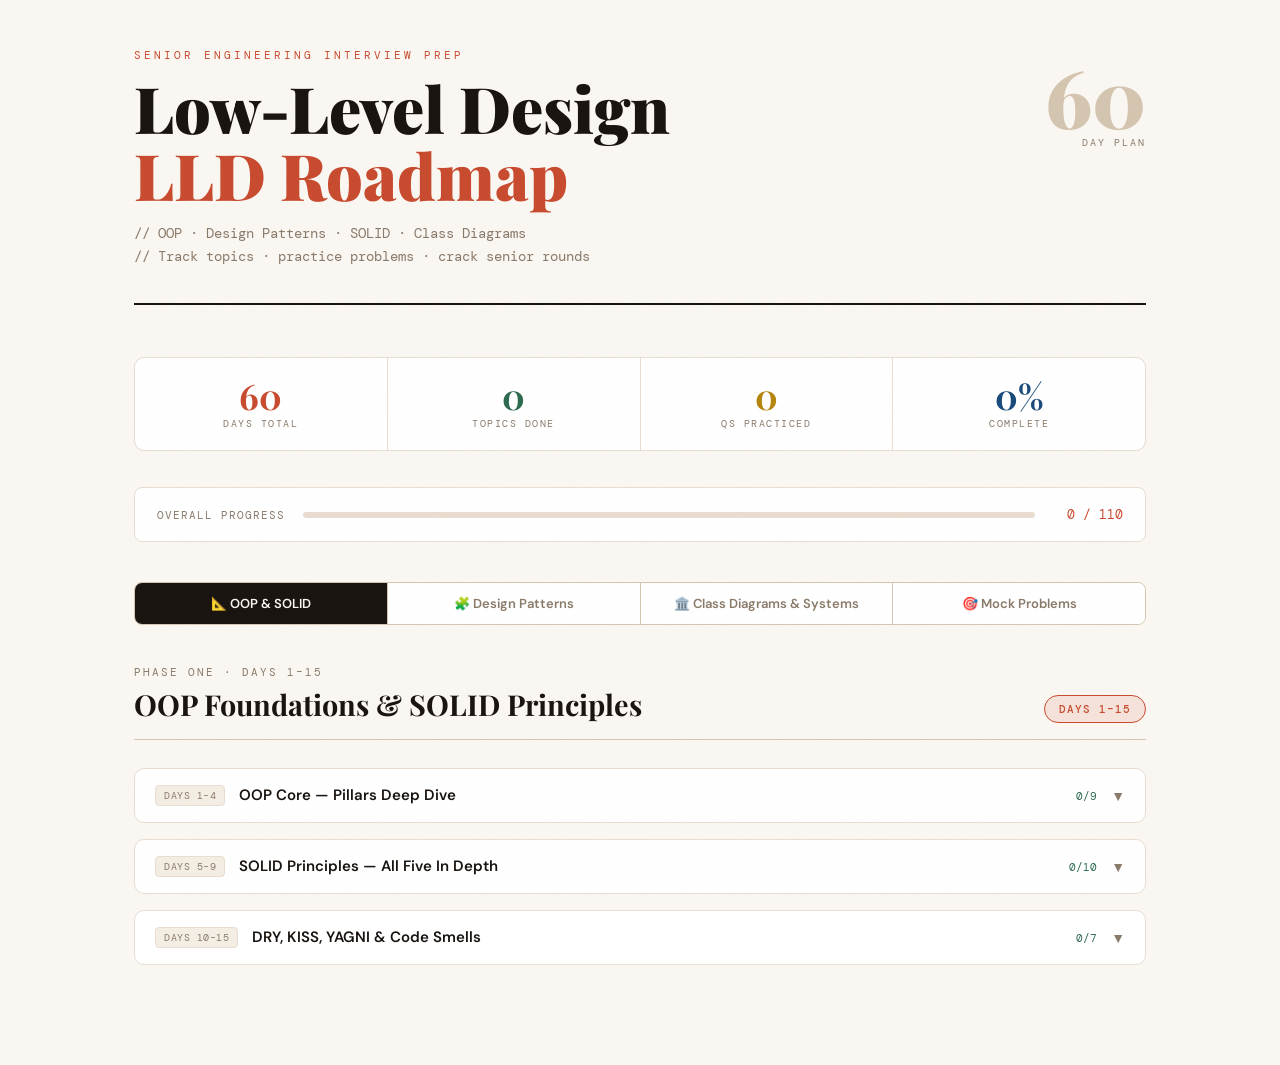
<file: lld_60day_roadmap.html>
<!DOCTYPE html>
<html lang="en">
<head>
<meta charset="UTF-8">
<meta name="viewport" content="width=device-width, initial-scale=1.0">
<title>60-Day LLD Roadmap</title>
<link href="https://fonts.googleapis.com/css2?family=Playfair+Display:wght@700;900&family=DM+Mono:wght@400;500&family=DM+Sans:wght@400;500;600&display=swap" rel="stylesheet">
<style>
  :root {
    --bg: #faf7f2;
    --surface: #ffffff;
    --surface2: #f3ede3;
    --border: #e8ddd0;
    --border2: #d4c5b0;
    --ink: #1a1410;
    --muted: #8a7a6a;
    --accent: #c84b2f;
    --accent2: #2d6a4f;
    --accent3: #b5860d;
    --accent4: #1a4a7a;
    --tag-red: rgba(200,75,47,0.12);
    --tag-green: rgba(45,106,79,0.12);
    --tag-amber: rgba(181,134,13,0.12);
    --tag-blue: rgba(26,74,122,0.12);
  }

  * { box-sizing: border-box; margin: 0; padding: 0; }

  body {
    background: var(--bg);
    color: var(--ink);
    font-family: 'DM Sans', sans-serif;
    min-height: 100vh;
    overflow-x: hidden;
  }

  /* Subtle paper texture overlay */
  body::after {
    content: '';
    position: fixed;
    inset: 0;
    background-image: url("data:image/svg+xml,%3Csvg xmlns='http://www.w3.org/2000/svg' width='300' height='300'%3E%3Cfilter id='noise'%3E%3CfeTurbulence type='fractalNoise' baseFrequency='0.75' numOctaves='4' stitchTiles='stitch'/%3E%3C/filter%3E%3Crect width='300' height='300' filter='url(%23noise)' opacity='0.03'/%3E%3C/svg%3E");
    pointer-events: none;
    z-index: 999;
    opacity: 0.4;
  }

  .container {
    max-width: 1060px;
    margin: 0 auto;
    padding: 48px 24px 100px;
  }

  /* ─── HEADER ─── */
  .header {
    display: grid;
    grid-template-columns: 1fr auto;
    align-items: start;
    gap: 24px;
    margin-bottom: 52px;
    padding-bottom: 36px;
    border-bottom: 2px solid var(--ink);
  }

  .header-left .eyebrow {
    font-family: 'DM Mono', monospace;
    font-size: 11px;
    letter-spacing: 3px;
    text-transform: uppercase;
    color: var(--accent);
    margin-bottom: 12px;
  }

  .header-left h1 {
    font-family: 'Playfair Display', serif;
    font-size: clamp(2.4rem, 5vw, 4rem);
    font-weight: 900;
    line-height: 1.05;
    color: var(--ink);
  }

  .header-left h1 span {
    color: var(--accent);
  }

  .header-left .subtitle {
    margin-top: 14px;
    font-size: 14px;
    color: var(--muted);
    font-family: 'DM Mono', monospace;
    line-height: 1.6;
  }

  .header-right {
    text-align: right;
    padding-top: 8px;
  }

  .header-right .big-num {
    font-family: 'Playfair Display', serif;
    font-size: 5rem;
    font-weight: 900;
    color: var(--border2);
    line-height: 1;
  }

  .header-right .big-label {
    font-family: 'DM Mono', monospace;
    font-size: 10px;
    letter-spacing: 2px;
    text-transform: uppercase;
    color: var(--muted);
  }

  /* ─── STATS ─── */
  .stats-row {
    display: grid;
    grid-template-columns: repeat(4, 1fr);
    gap: 1px;
    background: var(--border);
    border: 1px solid var(--border);
    border-radius: 10px;
    overflow: hidden;
    margin-bottom: 36px;
  }

  .stat-cell {
    background: var(--surface);
    padding: 20px 18px;
    text-align: center;
  }

  .stat-num {
    font-family: 'Playfair Display', serif;
    font-size: 2.2rem;
    font-weight: 700;
    line-height: 1;
    margin-bottom: 4px;
  }

  .stat-lbl {
    font-family: 'DM Mono', monospace;
    font-size: 10px;
    letter-spacing: 1.5px;
    text-transform: uppercase;
    color: var(--muted);
  }

  /* ─── PROGRESS ─── */
  .progress-bar-wrap {
    background: var(--surface);
    border: 1px solid var(--border);
    border-radius: 8px;
    padding: 18px 22px;
    margin-bottom: 40px;
    display: flex;
    align-items: center;
    gap: 18px;
    flex-wrap: wrap;
  }

  .progress-lbl {
    font-family: 'DM Mono', monospace;
    font-size: 11px;
    color: var(--muted);
    letter-spacing: 1px;
    text-transform: uppercase;
    min-width: 110px;
  }

  .bar-track {
    flex: 1;
    height: 6px;
    background: var(--border);
    border-radius: 99px;
    overflow: hidden;
    min-width: 160px;
  }

  .bar-fill {
    height: 100%;
    background: linear-gradient(90deg, var(--accent), var(--accent3));
    border-radius: 99px;
    transition: width 0.4s ease;
    width: 0%;
  }

  .progress-pct {
    font-family: 'DM Mono', monospace;
    font-size: 13px;
    color: var(--accent);
    min-width: 70px;
    text-align: right;
  }

  /* ─── PHASE NAV ─── */
  .phase-nav {
    display: flex;
    gap: 0;
    margin-bottom: 40px;
    border: 1px solid var(--border2);
    border-radius: 8px;
    overflow: hidden;
    flex-wrap: wrap;
  }

  .phase-btn {
    flex: 1;
    padding: 12px 16px;
    border: none;
    border-right: 1px solid var(--border2);
    background: var(--surface);
    color: var(--muted);
    font-family: 'DM Sans', sans-serif;
    font-size: 13px;
    font-weight: 600;
    cursor: pointer;
    transition: all 0.2s;
    white-space: nowrap;
    text-align: center;
  }

  .phase-btn:last-child { border-right: none; }
  .phase-btn:hover { background: var(--surface2); color: var(--ink); }

  .phase-btn.active {
    background: var(--ink);
    color: var(--bg);
  }

  /* ─── PHASE CONTENT ─── */
  .phase-content { display: none; }
  .phase-content.active { display: block; }

  /* ─── PHASE HEADER ─── */
  .phase-header {
    display: flex;
    align-items: flex-end;
    justify-content: space-between;
    margin-bottom: 28px;
    padding-bottom: 16px;
    border-bottom: 1px solid var(--border2);
    gap: 12px;
    flex-wrap: wrap;
  }

  .phase-title-group {}

  .phase-eyebrow {
    font-family: 'DM Mono', monospace;
    font-size: 11px;
    letter-spacing: 2px;
    text-transform: uppercase;
    color: var(--muted);
    margin-bottom: 6px;
  }

  .phase-title {
    font-family: 'Playfair Display', serif;
    font-size: 1.8rem;
    font-weight: 700;
    color: var(--ink);
  }

  .phase-pill {
    font-family: 'DM Mono', monospace;
    font-size: 11px;
    font-weight: 500;
    padding: 6px 14px;
    border-radius: 99px;
    border: 1.5px solid;
    letter-spacing: 1px;
    white-space: nowrap;
  }

  /* ─── WEEK CARDS ─── */
  .week-grid { display: flex; flex-direction: column; gap: 16px; }

  .week-card {
    background: var(--surface);
    border: 1px solid var(--border);
    border-radius: 10px;
    overflow: hidden;
    transition: box-shadow 0.2s, border-color 0.2s;
  }

  .week-card:hover { box-shadow: 0 4px 20px rgba(0,0,0,0.07); }

  .week-header {
    display: flex;
    align-items: center;
    padding: 16px 20px;
    cursor: pointer;
    user-select: none;
    gap: 14px;
  }

  .week-day-range {
    font-family: 'DM Mono', monospace;
    font-size: 10px;
    color: var(--muted);
    background: var(--surface2);
    border: 1px solid var(--border);
    padding: 3px 8px;
    border-radius: 4px;
    white-space: nowrap;
    letter-spacing: 0.5px;
  }

  .week-title {
    font-size: 15px;
    font-weight: 600;
    color: var(--ink);
    flex: 1;
    line-height: 1.3;
  }

  .week-progress-mini {
    font-family: 'DM Mono', monospace;
    font-size: 11px;
    color: var(--accent2);
    white-space: nowrap;
  }

  .week-caret {
    color: var(--muted);
    font-size: 14px;
    transition: transform 0.3s;
    flex-shrink: 0;
  }

  .week-card.open .week-caret { transform: rotate(180deg); }

  .week-body {
    display: none;
    padding: 4px 20px 22px;
    border-top: 1px solid var(--border);
  }

  .week-card.open .week-body { display: block; }

  /* ─── TOPICS ─── */
  .section-heading {
    font-family: 'DM Mono', monospace;
    font-size: 10px;
    letter-spacing: 2px;
    text-transform: uppercase;
    color: var(--muted);
    margin: 18px 0 10px;
  }

  .topic-row {
    display: flex;
    align-items: flex-start;
    gap: 10px;
    padding: 9px 0;
    border-bottom: 1px dashed var(--border);
    cursor: pointer;
    transition: background 0.1s;
  }

  .topic-row:last-child { border-bottom: none; }
  .topic-row:hover { background: var(--surface2); margin: 0 -20px; padding: 9px 20px; }

  .t-box {
    width: 17px; height: 17px;
    border: 1.5px solid var(--border2);
    border-radius: 3px;
    flex-shrink: 0;
    margin-top: 2px;
    display: flex; align-items: center; justify-content: center;
    transition: all 0.2s;
  }

  .topic-row.checked .t-box {
    background: var(--accent2);
    border-color: var(--accent2);
  }

  .topic-row.checked .t-box::after {
    content: '✓';
    color: #fff;
    font-size: 10px;
    font-weight: 700;
  }

  .t-text {
    font-size: 14px;
    color: var(--ink);
    line-height: 1.5;
    flex: 1;
  }

  .topic-row.checked .t-text {
    color: var(--muted);
    text-decoration: line-through;
    text-decoration-color: var(--border2);
  }

  /* ─── QUESTIONS ─── */
  .q-list { display: flex; flex-direction: column; gap: 8px; margin-top: 10px; }

  .q-row {
    display: flex;
    align-items: flex-start;
    gap: 10px;
    background: var(--surface2);
    border: 1px solid var(--border);
    border-left: 3px solid var(--accent3);
    border-radius: 6px;
    padding: 11px 14px;
    cursor: pointer;
    transition: all 0.2s;
  }

  .q-row:hover { border-color: var(--accent3); box-shadow: 0 2px 8px rgba(181,134,13,0.1); }

  .q-row.done {
    border-left-color: var(--accent2);
    opacity: 0.55;
  }

  .q-box {
    width: 15px; height: 15px;
    border: 1.5px solid var(--border2);
    border-radius: 3px;
    flex-shrink: 0;
    margin-top: 2px;
    display: flex; align-items: center; justify-content: center;
    transition: all 0.2s;
  }

  .q-row.done .q-box {
    background: var(--accent2);
    border-color: var(--accent2);
  }

  .q-row.done .q-box::after {
    content: '✓';
    color: #fff;
    font-size: 9px;
    font-weight: 700;
  }

  .q-text {
    font-size: 13px;
    color: var(--ink);
    flex: 1;
    line-height: 1.5;
  }

  .diff {
    font-family: 'DM Mono', monospace;
    font-size: 9px;
    font-weight: 500;
    padding: 2px 7px;
    border-radius: 3px;
    text-transform: uppercase;
    letter-spacing: 0.5px;
    white-space: nowrap;
    margin-top: 2px;
    flex-shrink: 0;
  }

  .d-easy { background: var(--tag-green); color: var(--accent2); border: 1px solid rgba(45,106,79,0.2); }
  .d-med  { background: var(--tag-amber); color: var(--accent3); border: 1px solid rgba(181,134,13,0.2); }
  .d-hard { background: var(--tag-red);   color: var(--accent);  border: 1px solid rgba(200,75,47,0.2); }
  .d-design { background: var(--tag-blue); color: var(--accent4); border: 1px solid rgba(26,74,122,0.2); }

  /* ─── TIP BOX ─── */
  .tip-box {
    margin-top: 20px;
    border: 1px solid var(--border2);
    border-left: 4px solid var(--accent);
    border-radius: 6px;
    padding: 16px 18px;
    background: rgba(200,75,47,0.03);
  }

  .tip-box h4 {
    font-family: 'DM Mono', monospace;
    font-size: 10px;
    letter-spacing: 2px;
    text-transform: uppercase;
    color: var(--accent);
    margin-bottom: 10px;
  }

  .tip-box ul { list-style: none; display: flex; flex-direction: column; gap: 6px; }

  .tip-box li {
    font-size: 13px;
    color: var(--muted);
    padding-left: 18px;
    position: relative;
    line-height: 1.5;
  }

  .tip-box li::before {
    content: '→';
    position: absolute;
    left: 0;
    color: var(--accent);
    font-size: 12px;
  }

  /* ─── DESIGN PATTERN BADGE ─── */
  .pattern-tag {
    display: inline-block;
    font-family: 'DM Mono', monospace;
    font-size: 9px;
    padding: 2px 7px;
    border-radius: 3px;
    background: var(--tag-blue);
    color: var(--accent4);
    border: 1px solid rgba(26,74,122,0.2);
    margin-left: 6px;
    vertical-align: middle;
    letter-spacing: 0.5px;
    text-transform: uppercase;
  }

  /* Phase color accents */
  .phase-1 .phase-pill { color: var(--accent);  border-color: var(--accent);  background: var(--tag-red); }
  .phase-2 .phase-pill { color: var(--accent2); border-color: var(--accent2); background: var(--tag-green); }
  .phase-3 .phase-pill { color: var(--accent3); border-color: var(--accent3); background: var(--tag-amber); }
  .phase-4 .phase-pill { color: var(--accent4); border-color: var(--accent4); background: var(--tag-blue); }

  @media (max-width: 600px) {
    .header { grid-template-columns: 1fr; }
    .header-right { text-align: left; }
    .stats-row { grid-template-columns: repeat(2,1fr); }
    .phase-btn { font-size: 11px; padding: 10px 8px; }
  }
</style>
</head>
<body>
<div class="container">

  <!-- HEADER -->
  <div class="header">
    <div class="header-left">
      <div class="eyebrow">Senior Engineering Interview Prep</div>
      <h1>Low-Level Design<br><span>LLD Roadmap</span></h1>
      <div class="subtitle">// OOP · Design Patterns · SOLID · Class Diagrams<br>// Track topics · practice problems · crack senior rounds</div>
    </div>
    <div class="header-right">
      <div class="big-num">60</div>
      <div class="big-label">Day Plan</div>
    </div>
  </div>

  <!-- STATS -->
  <div class="stats-row">
    <div class="stat-cell">
      <div class="stat-num" id="s-days" style="color:var(--accent)">60</div>
      <div class="stat-lbl">Days Total</div>
    </div>
    <div class="stat-cell">
      <div class="stat-num" id="s-topics" style="color:var(--accent2)">0</div>
      <div class="stat-lbl">Topics Done</div>
    </div>
    <div class="stat-cell">
      <div class="stat-num" id="s-qs" style="color:var(--accent3)">0</div>
      <div class="stat-lbl">Qs Practiced</div>
    </div>
    <div class="stat-cell">
      <div class="stat-num" id="s-pct" style="color:var(--accent4)">0%</div>
      <div class="stat-lbl">Complete</div>
    </div>
  </div>

  <!-- PROGRESS -->
  <div class="progress-bar-wrap">
    <div class="progress-lbl">Overall Progress</div>
    <div class="bar-track"><div class="bar-fill" id="bar-fill"></div></div>
    <div class="progress-pct" id="bar-text">0 / 0</div>
  </div>

  <!-- PHASE NAV -->
  <div class="phase-nav">
    <button class="phase-btn active" onclick="showPhase(0)">📐 OOP & SOLID</button>
    <button class="phase-btn" onclick="showPhase(1)">🧩 Design Patterns</button>
    <button class="phase-btn" onclick="showPhase(2)">🏛️ Class Diagrams & Systems</button>
    <button class="phase-btn" onclick="showPhase(3)">🎯 Mock Problems</button>
  </div>

  <!-- ══════════════════════════════════════════
       PHASE 1 — OOP & SOLID (Days 1–15)
  ══════════════════════════════════════════ -->
  <div class="phase-content phase-1 active" id="phase-0">
    <div class="phase-header">
      <div class="phase-title-group">
        <div class="phase-eyebrow">Phase One · Days 1–15</div>
        <div class="phase-title">OOP Foundations & SOLID Principles</div>
      </div>
      <div class="phase-pill">DAYS 1–15</div>
    </div>
    <div class="week-grid">

      <!-- Week 1 -->
      <div class="week-card" id="wk-1">
        <div class="week-header" onclick="toggleWeek('wk-1')">
          <span class="week-day-range">DAYS 1–4</span>
          <span class="week-title">OOP Core — Pillars Deep Dive</span>
          <span class="week-progress-mini" id="p-wk-1">0/0</span>
          <span class="week-caret">▼</span>
        </div>
        <div class="week-body">
          <div class="section-heading">📚 Topics to Cover</div>
          <div class="topic-row" onclick="toggleTopic(this)"><div class="t-box"></div><div class="t-text">Encapsulation — access modifiers, getter/setter design, immutability patterns</div></div>
          <div class="topic-row" onclick="toggleTopic(this)"><div class="t-box"></div><div class="t-text">Abstraction — abstract classes vs interfaces, when to use each in Java/Python/C++</div></div>
          <div class="topic-row" onclick="toggleTopic(this)"><div class="t-box"></div><div class="t-text">Inheritance — is-a vs has-a, composition over inheritance rule</div></div>
          <div class="topic-row" onclick="toggleTopic(this)"><div class="t-box"></div><div class="t-text">Polymorphism — compile-time (overloading) vs runtime (overriding), virtual dispatch</div></div>
          <div class="topic-row" onclick="toggleTopic(this)"><div class="t-box"></div><div class="t-text">Coupling vs Cohesion — high cohesion, loose coupling as design goals</div></div>
          <div class="topic-row" onclick="toggleTopic(this)"><div class="t-box"></div><div class="t-text">Object relationships — Association, Aggregation, Composition (with UML notation)</div></div>

          <div class="section-heading">❓ Practice Problems</div>
          <div class="q-list">
            <div class="q-row" onclick="toggleQ(this)"><div class="q-box"></div><div class="q-text">Design a Vehicle hierarchy — Car, Truck, ElectricCar. Show when to use inheritance vs composition.</div><span class="diff d-easy">Easy</span></div>
            <div class="q-row" onclick="toggleQ(this)"><div class="q-box"></div><div class="q-text">Why is "composition over inheritance" preferred? Refactor a deep class hierarchy using composition.</div><span class="diff d-med">Medium</span></div>
            <div class="q-row" onclick="toggleQ(this)"><div class="q-box"></div><div class="q-text">Design an Animal class hierarchy with polymorphic makeSound() that works for 10+ subclasses without if-else chains.</div><span class="diff d-med">Medium</span></div>
          </div>
        </div>
      </div>

      <!-- Week 2 -->
      <div class="week-card" id="wk-2">
        <div class="week-header" onclick="toggleWeek('wk-2')">
          <span class="week-day-range">DAYS 5–9</span>
          <span class="week-title">SOLID Principles — All Five In Depth</span>
          <span class="week-progress-mini" id="p-wk-2">0/0</span>
          <span class="week-caret">▼</span>
        </div>
        <div class="week-body">
          <div class="section-heading">📚 Topics to Cover</div>
          <div class="topic-row" onclick="toggleTopic(this)"><div class="t-box"></div><div class="t-text"><strong>S</strong> — Single Responsibility Principle: one class, one reason to change. God class antipattern.</div></div>
          <div class="topic-row" onclick="toggleTopic(this)"><div class="t-box"></div><div class="t-text"><strong>O</strong> — Open/Closed Principle: open for extension, closed for modification. Strategy & Template patterns.</div></div>
          <div class="topic-row" onclick="toggleTopic(this)"><div class="t-box"></div><div class="t-text"><strong>L</strong> — Liskov Substitution: subtypes must be substitutable. Classic Rectangle/Square violation.</div></div>
          <div class="topic-row" onclick="toggleTopic(this)"><div class="t-box"></div><div class="t-text"><strong>I</strong> — Interface Segregation: many specific interfaces over one fat interface. Role-based interfaces.</div></div>
          <div class="topic-row" onclick="toggleTopic(this)"><div class="t-box"></div><div class="t-text"><strong>D</strong> — Dependency Inversion: depend on abstractions, not concretions. DI containers, IoC.</div></div>
          <div class="topic-row" onclick="toggleTopic(this)"><div class="t-box"></div><div class="t-text">SOLID violations in real code — how to identify and refactor them</div></div>

          <div class="section-heading">❓ Practice Problems</div>
          <div class="q-list">
            <div class="q-row" onclick="toggleQ(this)"><div class="q-box"></div><div class="q-text">A UserService class handles DB persistence, email sending, and logging. Refactor it to follow SRP.</div><span class="diff d-easy">Easy</span></div>
            <div class="q-row" onclick="toggleQ(this)"><div class="q-box"></div><div class="q-text">Show how a Square extending Rectangle violates LSP. How would you redesign the hierarchy?</div><span class="diff d-med">Medium</span></div>
            <div class="q-row" onclick="toggleQ(this)"><div class="q-box"></div><div class="q-text">Design a payment processor that follows OCP — adding UPI/Crypto should not touch existing PayPal/Card code.</div><span class="diff d-hard">Hard</span></div>
            <div class="q-row" onclick="toggleQ(this)"><div class="q-box"></div><div class="q-text">Apply all 5 SOLID principles to redesign a bloated OrderService with 20 methods into a clean system.</div><span class="diff d-hard">Hard</span></div>
          </div>
        </div>
      </div>

      <!-- Week 3 -->
      <div class="week-card" id="wk-3">
        <div class="week-header" onclick="toggleWeek('wk-3')">
          <span class="week-day-range">DAYS 10–15</span>
          <span class="week-title">DRY, KISS, YAGNI & Code Smells</span>
          <span class="week-progress-mini" id="p-wk-3">0/0</span>
          <span class="week-caret">▼</span>
        </div>
        <div class="week-body">
          <div class="section-heading">📚 Topics to Cover</div>
          <div class="topic-row" onclick="toggleTopic(this)"><div class="t-box"></div><div class="t-text">DRY — Don't Repeat Yourself. Recognizing and eliminating duplication at the right abstraction level</div></div>
          <div class="topic-row" onclick="toggleTopic(this)"><div class="t-box"></div><div class="t-text">KISS & YAGNI — avoiding over-engineering, designing for current requirements</div></div>
          <div class="topic-row" onclick="toggleTopic(this)"><div class="t-box"></div><div class="t-text">Code smells — Long Method, Feature Envy, Data Clumps, Shotgun Surgery, Divergent Change</div></div>
          <div class="topic-row" onclick="toggleTopic(this)"><div class="t-box"></div><div class="t-text">Refactoring techniques — Extract Method, Extract Class, Move Method, Replace Conditional with Polymorphism</div></div>
          <div class="topic-row" onclick="toggleTopic(this)"><div class="t-box"></div><div class="t-text">Law of Demeter — only talk to your immediate friends, avoid train-wreck calls</div></div>

          <div class="section-heading">❓ Practice Problems</div>
          <div class="q-list">
            <div class="q-row" onclick="toggleQ(this)"><div class="q-box"></div><div class="q-text">Given a method with 80 lines doing validation, DB save, and email — refactor it following all principles.</div><span class="diff d-med">Medium</span></div>
            <div class="q-row" onclick="toggleQ(this)"><div class="q-box"></div><div class="q-text">Identify 5 code smells in a given OrderProcessor class and provide a refactored version.</div><span class="diff d-med">Medium</span></div>
          </div>
          <div class="tip-box">
            <h4>// Phase 1 Checkpoint</h4>
            <ul>
              <li>You should be able to critique any class design and point out SOLID violations instantly</li>
              <li>Practice writing the same feature twice — once violating, once following SOLID</li>
              <li>Read: Clean Code (Martin) Chapter 3, 6, 10 — essential for senior interviews</li>
            </ul>
          </div>
        </div>
      </div>

    </div>
  </div>

  <!-- ══════════════════════════════════════════
       PHASE 2 — DESIGN PATTERNS (Days 16–35)
  ══════════════════════════════════════════ -->
  <div class="phase-content phase-2" id="phase-1">
    <div class="phase-header">
      <div class="phase-title-group">
        <div class="phase-eyebrow">Phase Two · Days 16–35</div>
        <div class="phase-title">Gang of Four Design Patterns</div>
      </div>
      <div class="phase-pill">DAYS 16–35</div>
    </div>
    <div class="week-grid">

      <!-- Creational -->
      <div class="week-card" id="wk-4">
        <div class="week-header" onclick="toggleWeek('wk-4')">
          <span class="week-day-range">DAYS 16–20</span>
          <span class="week-title">Creational Patterns <span class="pattern-tag">Creational</span></span>
          <span class="week-progress-mini" id="p-wk-4">0/0</span>
          <span class="week-caret">▼</span>
        </div>
        <div class="week-body">
          <div class="section-heading">📚 Topics to Cover</div>
          <div class="topic-row" onclick="toggleTopic(this)"><div class="t-box"></div><div class="t-text">Singleton — thread-safe implementation, double-checked locking, enum singleton in Java</div></div>
          <div class="topic-row" onclick="toggleTopic(this)"><div class="t-box"></div><div class="t-text">Factory Method — defer instantiation to subclasses, when to use over direct new()</div></div>
          <div class="topic-row" onclick="toggleTopic(this)"><div class="t-box"></div><div class="t-text">Abstract Factory — families of related objects, platform-independent UI example</div></div>
          <div class="topic-row" onclick="toggleTopic(this)"><div class="t-box"></div><div class="t-text">Builder — step-by-step complex object construction, immutable objects, fluent interface</div></div>
          <div class="topic-row" onclick="toggleTopic(this)"><div class="t-box"></div><div class="t-text">Prototype — clone-based creation, shallow vs deep copy implications</div></div>
          <div class="topic-row" onclick="toggleTopic(this)"><div class="t-box"></div><div class="t-text">Object Pool — reusing expensive objects (DB connections, thread pools)</div></div>

          <div class="section-heading">❓ Practice Problems</div>
          <div class="q-list">
            <div class="q-row" onclick="toggleQ(this)"><div class="q-box"></div><div class="q-text">Implement a thread-safe Singleton for a Logger class. Why is double-checked locking needed?</div><span class="diff d-easy">Easy</span></div>
            <div class="q-row" onclick="toggleQ(this)"><div class="q-box"></div><div class="q-text">Design a Pizza ordering system using the Builder pattern — handle size, crust, toppings, extras.</div><span class="diff d-med">Medium</span></div>
            <div class="q-row" onclick="toggleQ(this)"><div class="q-box"></div><div class="q-text">Design a cross-platform UI toolkit using Abstract Factory — Windows vs MacOS button/dialog creation.</div><span class="diff d-med">Medium</span></div>
            <div class="q-row" onclick="toggleQ(this)"><div class="q-box"></div><div class="q-text">Design a Database Connection Pool using Object Pool pattern with max connections, timeout, and health checks.</div><span class="diff d-hard">Hard</span></div>
          </div>
        </div>
      </div>

      <!-- Structural -->
      <div class="week-card" id="wk-5">
        <div class="week-header" onclick="toggleWeek('wk-5')">
          <span class="week-day-range">DAYS 21–27</span>
          <span class="week-title">Structural Patterns <span class="pattern-tag">Structural</span></span>
          <span class="week-progress-mini" id="p-wk-5">0/0</span>
          <span class="week-caret">▼</span>
        </div>
        <div class="week-body">
          <div class="section-heading">📚 Topics to Cover</div>
          <div class="topic-row" onclick="toggleTopic(this)"><div class="t-box"></div><div class="t-text">Adapter — converting incompatible interfaces, wrapping legacy systems</div></div>
          <div class="topic-row" onclick="toggleTopic(this)"><div class="t-box"></div><div class="t-text">Decorator — adding behaviour without subclassing, InputStream stack in Java</div></div>
          <div class="topic-row" onclick="toggleTopic(this)"><div class="t-box"></div><div class="t-text">Facade — simplifying complex subsystems, API Gateway analogy</div></div>
          <div class="topic-row" onclick="toggleTopic(this)"><div class="t-box"></div><div class="t-text">Proxy — virtual proxy (lazy loading), protection proxy, remote proxy</div></div>
          <div class="topic-row" onclick="toggleTopic(this)"><div class="t-box"></div><div class="t-text">Composite — tree structures, file system hierarchy, UI component trees</div></div>
          <div class="topic-row" onclick="toggleTopic(this)"><div class="t-box"></div><div class="t-text">Bridge — separating abstraction from implementation, avoiding class explosion</div></div>
          <div class="topic-row" onclick="toggleTopic(this)"><div class="t-box"></div><div class="t-text">Flyweight — shared state for large numbers of fine-grained objects (game characters, text rendering)</div></div>

          <div class="section-heading">❓ Practice Problems</div>
          <div class="q-list">
            <div class="q-row" onclick="toggleQ(this)"><div class="q-box"></div><div class="q-text">Design a Coffee shop ordering system using Decorator — espresso + milk + sugar + whip with individual pricing.</div><span class="diff d-med">Medium</span></div>
            <div class="q-row" onclick="toggleQ(this)"><div class="q-box"></div><div class="q-text">Design a File System (File + Folder) using Composite — support getSize() recursively.</div><span class="diff d-med">Medium</span></div>
            <div class="q-row" onclick="toggleQ(this)"><div class="q-box"></div><div class="q-text">Implement a caching Proxy for an expensive API service. Add rate limiting and TTL support.</div><span class="diff d-hard">Hard</span></div>
            <div class="q-row" onclick="toggleQ(this)"><div class="q-box"></div><div class="q-text">Design a text editor's character rendering using Flyweight — support 10M characters with shared font state.</div><span class="diff d-hard">Hard</span></div>
          </div>
        </div>
      </div>

      <!-- Behavioural -->
      <div class="week-card" id="wk-6">
        <div class="week-header" onclick="toggleWeek('wk-6')">
          <span class="week-day-range">DAYS 28–35</span>
          <span class="week-title">Behavioural Patterns <span class="pattern-tag">Behavioural</span></span>
          <span class="week-progress-mini" id="p-wk-6">0/0</span>
          <span class="week-caret">▼</span>
        </div>
        <div class="week-body">
          <div class="section-heading">📚 Topics to Cover</div>
          <div class="topic-row" onclick="toggleTopic(this)"><div class="t-box"></div><div class="t-text">Observer / Event — event listeners, MVC model update, reactive streams</div></div>
          <div class="topic-row" onclick="toggleTopic(this)"><div class="t-box"></div><div class="t-text">Strategy — encapsulate algorithms, runtime switching (sort, payment, discount strategies)</div></div>
          <div class="topic-row" onclick="toggleTopic(this)"><div class="t-box"></div><div class="t-text">Command — encapsulate requests as objects, undo/redo, queue operations</div></div>
          <div class="topic-row" onclick="toggleTopic(this)"><div class="t-box"></div><div class="t-text">State — FSM-based behaviour, order lifecycle, vending machine states</div></div>
          <div class="topic-row" onclick="toggleTopic(this)"><div class="t-box"></div><div class="t-text">Chain of Responsibility — middleware pipelines, auth/logging/validation chains</div></div>
          <div class="topic-row" onclick="toggleTopic(this)"><div class="t-box"></div><div class="t-text">Template Method — skeleton algorithm, subclass fills in steps (Game.play(), DataParser)</div></div>
          <div class="topic-row" onclick="toggleTopic(this)"><div class="t-box"></div><div class="t-text">Iterator — uniform traversal without exposing internals</div></div>
          <div class="topic-row" onclick="toggleTopic(this)"><div class="t-box"></div><div class="t-text">Mediator — centralize communications between objects (chat room, air traffic control)</div></div>

          <div class="section-heading">❓ Practice Problems</div>
          <div class="q-list">
            <div class="q-row" onclick="toggleQ(this)"><div class="q-box"></div><div class="q-text">Design an e-commerce discount system using Strategy — percentage, fixed, BOGO discounts interchangeable.</div><span class="diff d-med">Medium</span></div>
            <div class="q-row" onclick="toggleQ(this)"><div class="q-box"></div><div class="q-text">Implement undo/redo for a text editor using the Command pattern.</div><span class="diff d-med">Medium</span></div>
            <div class="q-row" onclick="toggleQ(this)"><div class="q-box"></div><div class="q-text">Model a Vending Machine using the State pattern — idle, selecting, dispensing, out-of-stock states.</div><span class="diff d-hard">Hard</span></div>
            <div class="q-row" onclick="toggleQ(this)"><div class="q-box"></div><div class="q-text">Design an HTTP middleware pipeline using Chain of Responsibility — auth, rate limit, logging, caching.</div><span class="diff d-hard">Hard</span></div>
          </div>
          <div class="tip-box">
            <h4>// Phase 2 Checkpoint</h4>
            <ul>
              <li>For every pattern: name it, draw the class diagram, give a real-world use case in 60 seconds</li>
              <li>Distinguish: when NOT to use a pattern is as important as when to use it</li>
              <li>Know which patterns address which SOLID principle violations</li>
            </ul>
          </div>
        </div>
      </div>

    </div>
  </div>

  <!-- ══════════════════════════════════════════
       PHASE 3 — CLASS DIAGRAMS & SYSTEMS (Days 36–50)
  ══════════════════════════════════════════ -->
  <div class="phase-content phase-3" id="phase-2">
    <div class="phase-header">
      <div class="phase-title-group">
        <div class="phase-eyebrow">Phase Three · Days 36–50</div>
        <div class="phase-title">UML, Class Diagrams & System LLD</div>
      </div>
      <div class="phase-pill">DAYS 36–50</div>
    </div>
    <div class="week-grid">

      <div class="week-card" id="wk-7">
        <div class="week-header" onclick="toggleWeek('wk-7')">
          <span class="week-day-range">DAYS 36–39</span>
          <span class="week-title">UML & Class Diagram Mastery</span>
          <span class="week-progress-mini" id="p-wk-7">0/0</span>
          <span class="week-caret">▼</span>
        </div>
        <div class="week-body">
          <div class="section-heading">📚 Topics to Cover</div>
          <div class="topic-row" onclick="toggleTopic(this)"><div class="t-box"></div><div class="t-text">Class diagram notation — attributes, methods, visibility (+/-/#), static members</div></div>
          <div class="topic-row" onclick="toggleTopic(this)"><div class="t-box"></div><div class="t-text">Relationships in UML — Association, Aggregation, Composition, Inheritance, Realization</div></div>
          <div class="topic-row" onclick="toggleTopic(this)"><div class="t-box"></div><div class="t-text">Sequence diagrams — showing interactions over time, method call flow</div></div>
          <div class="topic-row" onclick="toggleTopic(this)"><div class="t-box"></div><div class="t-text">Use Case diagrams — actors, use cases, include/extend relationships</div></div>
          <div class="topic-row" onclick="toggleTopic(this)"><div class="t-box"></div><div class="t-text">Multiplicity notation — 1:1, 1:N, M:N and what they mean in code</div></div>

          <div class="section-heading">❓ Practice Problems</div>
          <div class="q-list">
            <div class="q-row" onclick="toggleQ(this)"><div class="q-box"></div><div class="q-text">Draw the class diagram for a Library Management System — Book, Member, Librarian, Loan.</div><span class="diff d-easy">Easy</span></div>
            <div class="q-row" onclick="toggleQ(this)"><div class="q-box"></div><div class="q-text">Draw a sequence diagram for a user placing an order — from UI to DB write.</div><span class="diff d-med">Medium</span></div>
            <div class="q-row" onclick="toggleQ(this)"><div class="q-box"></div><div class="q-text">Model a Hospital system — Patient, Doctor, Appointment, Prescription, Ward with correct UML relationships.</div><span class="diff d-hard">Hard</span></div>
          </div>
        </div>
      </div>

      <div class="week-card" id="wk-8">
        <div class="week-header" onclick="toggleWeek('wk-8')">
          <span class="week-day-range">DAYS 40–44</span>
          <span class="week-title">Concurrency in OOP Design</span>
          <span class="week-progress-mini" id="p-wk-8">0/0</span>
          <span class="week-caret">▼</span>
        </div>
        <div class="week-body">
          <div class="section-heading">📚 Topics to Cover</div>
          <div class="topic-row" onclick="toggleTopic(this)"><div class="t-box"></div><div class="t-text">Thread-safe class design — synchronized methods, volatile, atomic classes</div></div>
          <div class="topic-row" onclick="toggleTopic(this)"><div class="t-box"></div><div class="t-text">Immutability as a thread-safety technique — final fields, immutable value objects</div></div>
          <div class="topic-row" onclick="toggleTopic(this)"><div class="t-box"></div><div class="t-text">Locks — ReentrantLock, ReadWriteLock, StampedLock tradeoffs</div></div>
          <div class="topic-row" onclick="toggleTopic(this)"><div class="t-box"></div><div class="t-text">Deadlock — conditions (CHNE), prevention, detection strategies</div></div>
          <div class="topic-row" onclick="toggleTopic(this)"><div class="t-box"></div><div class="t-text">Producer-Consumer pattern — BlockingQueue, semaphore-based implementation</div></div>
          <div class="topic-row" onclick="toggleTopic(this)"><div class="t-box"></div><div class="t-text">Actor model vs shared-state concurrency (conceptual)</div></div>

          <div class="section-heading">❓ Practice Problems</div>
          <div class="q-list">
            <div class="q-row" onclick="toggleQ(this)"><div class="q-box"></div><div class="q-text">Implement a thread-safe Bounded Blocking Queue from scratch without using Java's BlockingQueue.</div><span class="diff d-hard">Hard</span></div>
            <div class="q-row" onclick="toggleQ(this)"><div class="q-box"></div><div class="q-text">Design a thread-safe LRU Cache with O(1) get/put using LinkedHashMap or doubly linked list + HashMap.</div><span class="diff d-hard">Hard</span></div>
            <div class="q-row" onclick="toggleQ(this)"><div class="q-box"></div><div class="q-text">Implement a Read-Write Lock that allows multiple concurrent readers but exclusive writers.</div><span class="diff d-hard">Hard</span></div>
          </div>
        </div>
      </div>

      <div class="week-card" id="wk-9">
        <div class="week-header" onclick="toggleWeek('wk-9')">
          <span class="week-day-range">DAYS 45–50</span>
          <span class="week-title">Data Structures for LLD — Custom Implementations</span>
          <span class="week-progress-mini" id="p-wk-9">0/0</span>
          <span class="week-caret">▼</span>
        </div>
        <div class="week-body">
          <div class="section-heading">📚 Topics to Cover</div>
          <div class="topic-row" onclick="toggleTopic(this)"><div class="t-box"></div><div class="t-text">Designing custom collections — Iterator pattern, generic data structures</div></div>
          <div class="topic-row" onclick="toggleTopic(this)"><div class="t-box"></div><div class="t-text">Trie implementation — autocomplete, word search, prefix matching</div></div>
          <div class="topic-row" onclick="toggleTopic(this)"><div class="t-box"></div><div class="t-text">LRU / LFU Cache — doubly linked list + HashMap, full class design</div></div>
          <div class="topic-row" onclick="toggleTopic(this)"><div class="t-box"></div><div class="t-text">Priority Queue custom implementation — min-heap class with generics and comparator</div></div>
          <div class="topic-row" onclick="toggleTopic(this)"><div class="t-box"></div><div class="t-text">Event bus / pub-sub in-process — typed event system design</div></div>

          <div class="section-heading">❓ Practice Problems</div>
          <div class="q-list">
            <div class="q-row" onclick="toggleQ(this)"><div class="q-box"></div><div class="q-text">Implement a fully generic LRU Cache class with proper encapsulation and O(1) operations.</div><span class="diff d-hard">Hard</span></div>
            <div class="q-row" onclick="toggleQ(this)"><div class="q-box"></div><div class="q-text">Design an in-memory key-value store with TTL expiry and pub-sub notification on key change.</div><span class="diff d-hard">Hard</span></div>
            <div class="q-row" onclick="toggleQ(this)"><div class="q-box"></div><div class="q-text">Implement a Trie with insert, search, startsWith, and delete — used as a class inside an Autocomplete system.</div><span class="diff d-med">Medium</span></div>
          </div>
          <div class="tip-box">
            <h4>// Phase 3 Checkpoint</h4>
            <ul>
              <li>You should be able to draw any class diagram in 5 minutes on a whiteboard</li>
              <li>Every concurrency design must mention: thread safety guarantee + performance tradeoff</li>
              <li>Practice writing boilerplate-free production-quality class code, not pseudocode</li>
            </ul>
          </div>
        </div>
      </div>

    </div>
  </div>

  <!-- ══════════════════════════════════════════
       PHASE 4 — MOCK LLD PROBLEMS (Days 51–60)
  ══════════════════════════════════════════ -->
  <div class="phase-content phase-4" id="phase-3">
    <div class="phase-header">
      <div class="phase-title-group">
        <div class="phase-eyebrow">Phase Four · Days 51–60</div>
        <div class="phase-title">Full LLD Mock Problems & Mastery</div>
      </div>
      <div class="phase-pill">DAYS 51–60</div>
    </div>
    <div class="week-grid">

      <div class="week-card" id="wk-10">
        <div class="week-header" onclick="toggleWeek('wk-10')">
          <span class="week-day-range">DAYS 51–53</span>
          <span class="week-title">Classic LLD Problems — Everyday Systems</span>
          <span class="week-progress-mini" id="p-wk-10">0/0</span>
          <span class="week-caret">▼</span>
        </div>
        <div class="week-body">
          <div class="section-heading">📚 Topics to Cover</div>
          <div class="topic-row" onclick="toggleTopic(this)"><div class="t-box"></div><div class="t-text">Parking Lot — ParkingSpot types, ParkingTicket, Gates, Fee calculation strategy</div></div>
          <div class="topic-row" onclick="toggleTopic(this)"><div class="t-box"></div><div class="t-text">Elevator System — ElevatorController, scheduling algorithms (SCAN, LOOK), multi-elevator</div></div>
          <div class="topic-row" onclick="toggleTopic(this)"><div class="t-box"></div><div class="t-text">Snake & Ladder / Chess — Board, Piece polymorphism, Game state, move validation</div></div>

          <div class="section-heading">❓ Full LLD Problems (40 min each)</div>
          <div class="q-list">
            <div class="q-row" onclick="toggleQ(this)"><div class="q-box"></div><div class="q-text">DESIGN: Parking Lot — multi-floor, 3 vehicle types, dynamic pricing, full class diagram + code.</div><span class="diff d-design">Full LLD</span></div>
            <div class="q-row" onclick="toggleQ(this)"><div class="q-box"></div><div class="q-text">DESIGN: Elevator System — 3 elevators, 20 floors, optimal scheduling, handle concurrent requests.</div><span class="diff d-design">Full LLD</span></div>
            <div class="q-row" onclick="toggleQ(this)"><div class="q-box"></div><div class="q-text">DESIGN: Chess — all piece types, move validation, check/checkmate detection, game history.</div><span class="diff d-design">Full LLD</span></div>
          </div>
        </div>
      </div>

      <div class="week-card" id="wk-11">
        <div class="week-header" onclick="toggleWeek('wk-11')">
          <span class="week-day-range">DAYS 54–56</span>
          <span class="week-title">Product & Commerce LLD Problems</span>
          <span class="week-progress-mini" id="p-wk-11">0/0</span>
          <span class="week-caret">▼</span>
        </div>
        <div class="week-body">
          <div class="section-heading">📚 Topics to Cover</div>
          <div class="topic-row" onclick="toggleTopic(this)"><div class="t-box"></div><div class="t-text">E-commerce Cart & Checkout — Product, Cart, Order, Payment, Coupon class hierarchy</div></div>
          <div class="topic-row" onclick="toggleTopic(this)"><div class="t-box"></div><div class="t-text">Hotel / Movie Booking — Room/Seat, Reservation, availability calendar, conflict prevention</div></div>
          <div class="topic-row" onclick="toggleTopic(this)"><div class="t-box"></div><div class="t-text">ATM Machine — Card, Account, Transaction, states, security, extensible cash dispensing</div></div>

          <div class="section-heading">❓ Full LLD Problems (40 min each)</div>
          <div class="q-list">
            <div class="q-row" onclick="toggleQ(this)"><div class="q-box"></div><div class="q-text">DESIGN: Amazon Shopping Cart — add/remove items, apply coupons, checkout, payment gateway abstraction.</div><span class="diff d-design">Full LLD</span></div>
            <div class="q-row" onclick="toggleQ(this)"><div class="q-box"></div><div class="q-text">DESIGN: BookMyShow seat booking — show, seat types, booking, payment, cancellation with concurrency.</div><span class="diff d-design">Full LLD</span></div>
            <div class="q-row" onclick="toggleQ(this)"><div class="q-box"></div><div class="q-text">DESIGN: ATM Machine — full state machine, card auth, withdrawal limits, transaction rollback.</div><span class="diff d-design">Full LLD</span></div>
          </div>
        </div>
      </div>

      <div class="week-card" id="wk-12">
        <div class="week-header" onclick="toggleWeek('wk-12')">
          <span class="week-day-range">DAYS 57–58</span>
          <span class="week-title">Software Tool & Platform LLD Problems</span>
          <span class="week-progress-mini" id="p-wk-12">0/0</span>
          <span class="week-caret">▼</span>
        </div>
        <div class="week-body">
          <div class="section-heading">📚 Topics to Cover</div>
          <div class="topic-row" onclick="toggleTopic(this)"><div class="t-box"></div><div class="t-text">Logging Framework — Logger, Appenders, Formatters, log levels, async logging</div></div>
          <div class="topic-row" onclick="toggleTopic(this)"><div class="t-box"></div><div class="t-text">Notification System — multi-channel (email/SMS/push), templates, retry, user preferences</div></div>
          <div class="topic-row" onclick="toggleTopic(this)"><div class="t-box"></div><div class="t-text">Task Scheduler — cron-like job scheduling, priority queues, retry policies</div></div>

          <div class="section-heading">❓ Full LLD Problems (40 min each)</div>
          <div class="q-list">
            <div class="q-row" onclick="toggleQ(this)"><div class="q-box"></div><div class="q-text">DESIGN: Logging Framework like Log4j — Logger hierarchy, appenders, async handler, level filtering.</div><span class="diff d-design">Full LLD</span></div>
            <div class="q-row" onclick="toggleQ(this)"><div class="q-box"></div><div class="q-text">DESIGN: Ride-sharing (Uber) — Driver, Rider, Trip, matching algorithm, fare calculation, ratings.</div><span class="diff d-design">Full LLD</span></div>
            <div class="q-row" onclick="toggleQ(this)"><div class="q-box"></div><div class="q-text">DESIGN: Food Delivery (Zomato) — Restaurant, Menu, Order, DeliveryAgent, real-time status.</div><span class="diff d-design">Full LLD</span></div>
          </div>
        </div>
      </div>

      <div class="week-card" id="wk-13">
        <div class="week-header" onclick="toggleWeek('wk-13')">
          <span class="week-day-range">DAYS 59–60</span>
          <span class="week-title">Senior Mindset — Interview Strategy & Final Polish</span>
          <span class="week-progress-mini" id="p-wk-13">0/0</span>
          <span class="week-caret">▼</span>
        </div>
        <div class="week-body">
          <div class="section-heading">📚 Final Review Checklist</div>
          <div class="topic-row" onclick="toggleTopic(this)"><div class="t-box"></div><div class="t-text">Review all 23 GoF patterns — name, intent, and a real use case for each in 30 seconds</div></div>
          <div class="topic-row" onclick="toggleTopic(this)"><div class="t-box"></div><div class="t-text">Practice 5 full LLD designs timed at 40 minutes with class diagram + core code</div></div>
          <div class="topic-row" onclick="toggleTopic(this)"><div class="t-box"></div><div class="t-text">Drill SOLID — given any code snippet, identify violations and propose a fix instantly</div></div>
          <div class="topic-row" onclick="toggleTopic(this)"><div class="t-box"></div><div class="t-text">Articulate extensibility for every design — "to add X, I only change/add Y"</div></div>
          <div class="topic-row" onclick="toggleTopic(this)"><div class="t-box"></div><div class="t-text">Practice explaining your class design out loud — narrate every choice and tradeoff</div></div>

          <div class="section-heading">❓ Senior Behavioural Questions</div>
          <div class="q-list">
            <div class="q-row" onclick="toggleQ(this)"><div class="q-box"></div><div class="q-text">Walk me through the most complex class hierarchy you've designed. What tradeoffs did you make?</div><span class="diff d-med">Behavioural</span></div>
            <div class="q-row" onclick="toggleQ(this)"><div class="q-box"></div><div class="q-text">How do you decide between using a design pattern vs a simpler solution? When is a pattern overkill?</div><span class="diff d-med">Behavioural</span></div>
            <div class="q-row" onclick="toggleQ(this)"><div class="q-box"></div><div class="q-text">Your team's codebase violates OCP everywhere. How do you propose and execute a refactor without stopping feature delivery?</div><span class="diff d-hard">Hard</span></div>
          </div>
          <div class="tip-box">
            <h4>// Final Week Mantra</h4>
            <ul>
              <li>Always start with requirements — functional AND non-functional (concurrency, extensibility)</li>
              <li>Draw classes first, code second — interviewers value design clarity over implementation speed</li>
              <li>Name every pattern you're using — "I'm applying Strategy here because..."</li>
              <li>Show extensibility: "To add a new payment method, I only add a new Strategy subclass"</li>
              <li>Senior bar = you spot design flaws proactively without being asked</li>
            </ul>
          </div>
        </div>
      </div>

    </div>
  </div>

</div>

<script>
  const KEY = 'lld_roadmap_v1';
  const state = JSON.parse(localStorage.getItem(KEY) || '{"t":{},"q":{}}');

  function save() { localStorage.setItem(KEY, JSON.stringify(state)); }

  function updateStats() {
    const allT = document.querySelectorAll('.topic-row');
    const allQ = document.querySelectorAll('.q-row');
    const dT = document.querySelectorAll('.topic-row.checked').length;
    const dQ = document.querySelectorAll('.q-row.done').length;
    const total = allT.length + allQ.length;
    const done = dT + dQ;
    const pct = total ? Math.round((done / total) * 100) : 0;

    document.getElementById('s-topics').textContent = dT;
    document.getElementById('s-qs').textContent = dQ;
    document.getElementById('s-pct').textContent = pct + '%';
    document.getElementById('bar-fill').style.width = pct + '%';
    document.getElementById('bar-text').textContent = done + ' / ' + total;

    document.querySelectorAll('.week-card').forEach(card => {
      const id = card.id;
      const t = card.querySelectorAll('.topic-row').length;
      const q = card.querySelectorAll('.q-row').length;
      const dt = card.querySelectorAll('.topic-row.checked').length;
      const dq = card.querySelectorAll('.q-row.done').length;
      const el = document.getElementById('p-' + id);
      if (el) el.textContent = (dt + dq) + '/' + (t + q);
    });
  }

  function getKey(el, prefix) {
    const cardId = el.closest('.week-card').id;
    const txt = (el.querySelector('.t-text') || el.querySelector('.q-text')).textContent.slice(0, 40);
    return cardId + '_' + prefix + '_' + txt;
  }

  function toggleTopic(el) {
    el.classList.toggle('checked');
    state.t[getKey(el, 't')] = el.classList.contains('checked');
    save(); updateStats();
  }

  function toggleQ(el) {
    el.classList.toggle('done');
    state.q[getKey(el, 'q')] = el.classList.contains('done');
    save(); updateStats();
  }

  function toggleWeek(id) {
    document.getElementById(id).classList.toggle('open');
  }

  function showPhase(index) {
    document.querySelectorAll('.phase-content').forEach((el, i) => el.classList.toggle('active', i === index));
    document.querySelectorAll('.phase-btn').forEach((btn, i) => btn.classList.toggle('active', i === index));
  }

  // Restore saved state
  window.addEventListener('load', () => {
    document.querySelectorAll('.topic-row').forEach(el => {
      const k = getKey(el, 't');
      if (state.t[k]) el.classList.add('checked');
    });
    document.querySelectorAll('.q-row').forEach(el => {
      const k = getKey(el, 'q');
      if (state.q[k]) el.classList.add('done');
    });
    updateStats();
  });
</script>
</body>
</html>
</file>
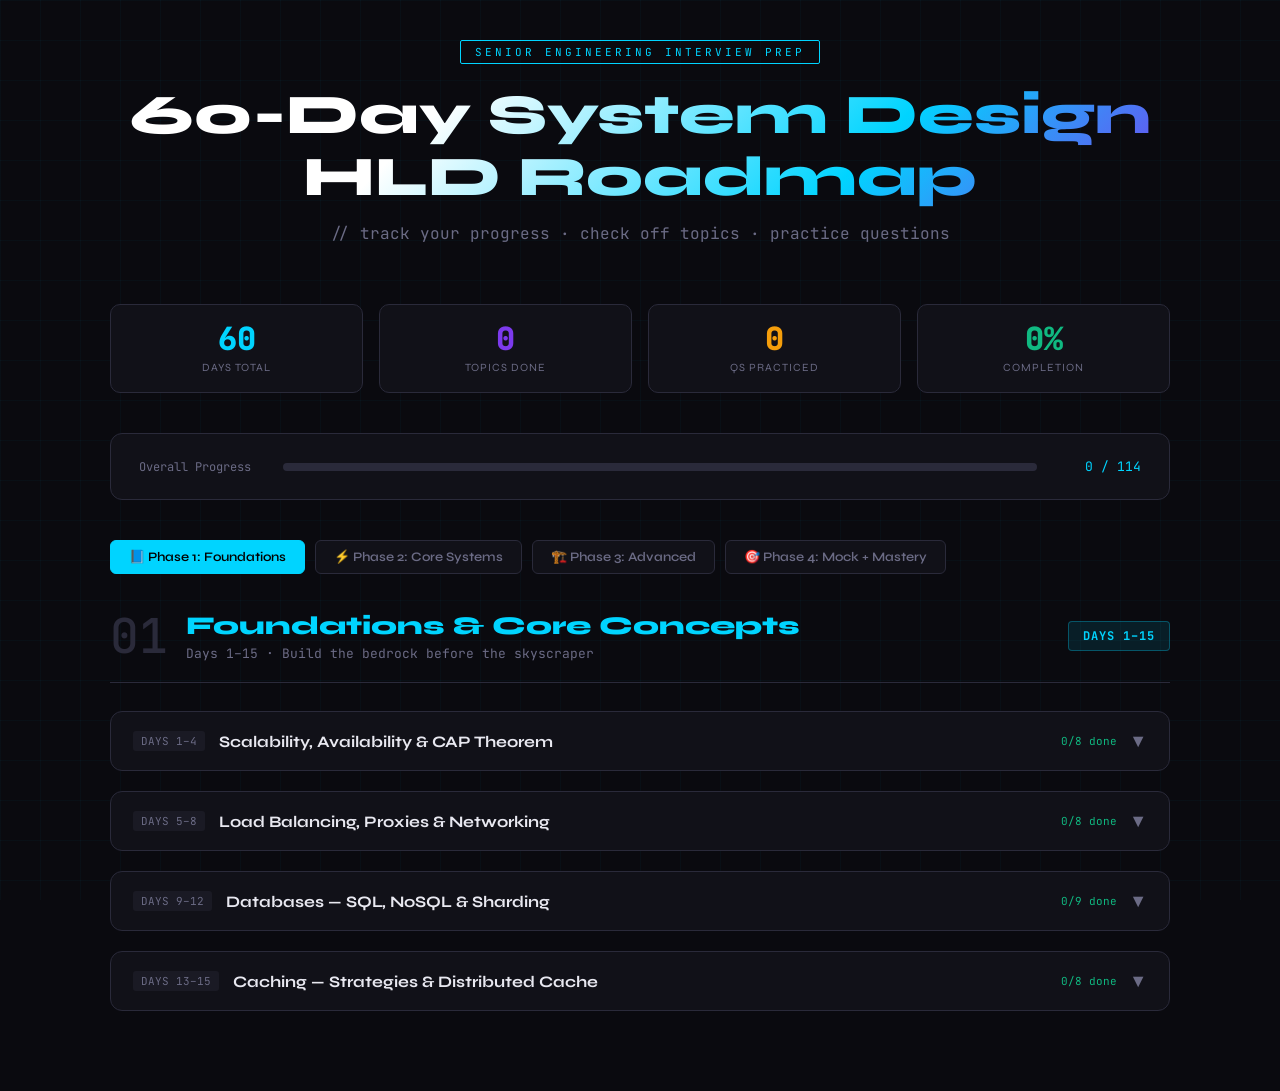
<file: system_design_60day_roadmap.html>
<!DOCTYPE html>
<html lang="en">
<head>
<meta charset="UTF-8">
<meta name="viewport" content="width=device-width, initial-scale=1.0">
<title>60-Day System Design HLD Roadmap</title>
<link href="https://fonts.googleapis.com/css2?family=Syne:wght@400;600;700;800&family=JetBrains+Mono:wght@400;500&display=swap" rel="stylesheet">
<style>
  :root {
    --bg: #0a0a0f;
    --surface: #111118;
    --surface2: #1a1a24;
    --border: #2a2a3a;
    --accent: #00d4ff;
    --accent2: #7c3aed;
    --accent3: #f59e0b;
    --accent4: #10b981;
    --text: #e8e8f0;
    --muted: #6b6b85;
    --danger: #ef4444;
  }

  * { box-sizing: border-box; margin: 0; padding: 0; }

  body {
    background: var(--bg);
    color: var(--text);
    font-family: 'Syne', sans-serif;
    min-height: 100vh;
    overflow-x: hidden;
  }

  /* Background grid */
  body::before {
    content: '';
    position: fixed;
    inset: 0;
    background-image:
      linear-gradient(rgba(0,212,255,0.03) 1px, transparent 1px),
      linear-gradient(90deg, rgba(0,212,255,0.03) 1px, transparent 1px);
    background-size: 40px 40px;
    pointer-events: none;
    z-index: 0;
  }

  .container {
    max-width: 1100px;
    margin: 0 auto;
    padding: 40px 20px 80px;
    position: relative;
    z-index: 1;
  }

  /* Header */
  .header {
    text-align: center;
    margin-bottom: 60px;
  }

  .header-badge {
    display: inline-block;
    font-family: 'JetBrains Mono', monospace;
    font-size: 11px;
    color: var(--accent);
    border: 1px solid var(--accent);
    padding: 4px 14px;
    border-radius: 2px;
    letter-spacing: 3px;
    text-transform: uppercase;
    margin-bottom: 20px;
  }

  .header h1 {
    font-size: clamp(2rem, 5vw, 3.5rem);
    font-weight: 800;
    line-height: 1.1;
    background: linear-gradient(135deg, #fff 30%, var(--accent) 70%, var(--accent2) 100%);
    -webkit-background-clip: text;
    -webkit-text-fill-color: transparent;
    background-clip: text;
    margin-bottom: 16px;
  }

  .header p {
    color: var(--muted);
    font-size: 1rem;
    font-family: 'JetBrains Mono', monospace;
  }

  /* Progress bar */
  .progress-section {
    background: var(--surface);
    border: 1px solid var(--border);
    border-radius: 12px;
    padding: 24px 28px;
    margin-bottom: 40px;
    display: flex;
    align-items: center;
    gap: 24px;
    flex-wrap: wrap;
  }

  .progress-label {
    font-family: 'JetBrains Mono', monospace;
    font-size: 12px;
    color: var(--muted);
    min-width: 120px;
  }

  .progress-bar-wrap {
    flex: 1;
    background: var(--border);
    border-radius: 99px;
    height: 8px;
    min-width: 200px;
    overflow: hidden;
  }

  .progress-bar-fill {
    height: 100%;
    background: linear-gradient(90deg, var(--accent), var(--accent2));
    border-radius: 99px;
    transition: width 0.5s ease;
  }

  .progress-count {
    font-family: 'JetBrains Mono', monospace;
    font-size: 13px;
    color: var(--accent);
    min-width: 80px;
    text-align: right;
  }

  /* Phase nav */
  .phase-nav {
    display: flex;
    gap: 10px;
    margin-bottom: 36px;
    flex-wrap: wrap;
  }

  .phase-btn {
    padding: 8px 18px;
    border-radius: 6px;
    border: 1px solid var(--border);
    background: var(--surface);
    color: var(--muted);
    font-family: 'Syne', sans-serif;
    font-size: 13px;
    font-weight: 600;
    cursor: pointer;
    transition: all 0.2s;
    white-space: nowrap;
  }

  .phase-btn:hover {
    border-color: var(--accent);
    color: var(--accent);
  }

  .phase-btn.active {
    background: var(--accent);
    border-color: var(--accent);
    color: #000;
  }

  /* Phase header */
  .phase-header {
    display: flex;
    align-items: center;
    gap: 16px;
    margin-bottom: 28px;
    padding-bottom: 20px;
    border-bottom: 1px solid var(--border);
  }

  .phase-number {
    font-family: 'JetBrains Mono', monospace;
    font-size: 48px;
    font-weight: 500;
    color: var(--border);
    line-height: 1;
    min-width: 60px;
  }

  .phase-info h2 {
    font-size: 1.6rem;
    font-weight: 800;
    margin-bottom: 4px;
  }

  .phase-info p {
    color: var(--muted);
    font-size: 13px;
    font-family: 'JetBrains Mono', monospace;
  }

  .phase-tag {
    margin-left: auto;
    padding: 6px 14px;
    border-radius: 4px;
    font-size: 12px;
    font-weight: 700;
    font-family: 'JetBrains Mono', monospace;
    letter-spacing: 1px;
    white-space: nowrap;
  }

  /* Week cards */
  .week-grid {
    display: grid;
    gap: 20px;
  }

  .week-card {
    background: var(--surface);
    border: 1px solid var(--border);
    border-radius: 12px;
    overflow: hidden;
    transition: border-color 0.2s;
  }

  .week-card:hover { border-color: var(--accent2); }

  .week-header {
    display: flex;
    align-items: center;
    justify-content: space-between;
    padding: 18px 22px;
    cursor: pointer;
    user-select: none;
    gap: 12px;
  }

  .week-title-wrap {
    display: flex;
    align-items: center;
    gap: 14px;
    flex: 1;
    min-width: 0;
  }

  .week-num {
    font-family: 'JetBrains Mono', monospace;
    font-size: 11px;
    color: var(--muted);
    background: var(--surface2);
    padding: 3px 8px;
    border-radius: 3px;
    white-space: nowrap;
  }

  .week-title {
    font-size: 1rem;
    font-weight: 700;
    flex: 1;
    min-width: 0;
  }

  .week-done-count {
    font-family: 'JetBrains Mono', monospace;
    font-size: 11px;
    color: var(--accent4);
    white-space: nowrap;
  }

  .week-toggle {
    color: var(--muted);
    font-size: 18px;
    transition: transform 0.3s;
    flex-shrink: 0;
  }

  .week-card.open .week-toggle { transform: rotate(180deg); }

  .week-body {
    display: none;
    padding: 0 22px 22px;
    border-top: 1px solid var(--border);
  }

  .week-card.open .week-body { display: block; }

  /* Topics list */
  .topics-section {
    margin-top: 18px;
  }

  .section-label {
    font-family: 'JetBrains Mono', monospace;
    font-size: 10px;
    color: var(--muted);
    letter-spacing: 2px;
    text-transform: uppercase;
    margin-bottom: 10px;
  }

  .topic-item {
    display: flex;
    align-items: flex-start;
    gap: 10px;
    padding: 8px 0;
    border-bottom: 1px solid var(--border);
    cursor: pointer;
  }

  .topic-item:last-child { border-bottom: none; }

  .topic-check {
    width: 18px;
    height: 18px;
    border: 1.5px solid var(--border);
    border-radius: 4px;
    flex-shrink: 0;
    margin-top: 2px;
    display: flex;
    align-items: center;
    justify-content: center;
    transition: all 0.2s;
    background: transparent;
  }

  .topic-item.checked .topic-check {
    background: var(--accent4);
    border-color: var(--accent4);
  }

  .topic-item.checked .topic-check::after {
    content: '✓';
    color: #000;
    font-size: 11px;
    font-weight: 700;
  }

  .topic-text {
    font-size: 14px;
    color: var(--text);
    line-height: 1.5;
    flex: 1;
  }

  .topic-item.checked .topic-text {
    color: var(--muted);
    text-decoration: line-through;
  }

  /* Questions */
  .questions-grid {
    display: grid;
    gap: 10px;
    margin-top: 10px;
  }

  .question-item {
    background: var(--surface2);
    border: 1px solid var(--border);
    border-left: 3px solid var(--accent3);
    border-radius: 6px;
    padding: 12px 14px;
    font-size: 13px;
    color: var(--text);
    line-height: 1.5;
    cursor: pointer;
    transition: all 0.2s;
    display: flex;
    align-items: flex-start;
    gap: 10px;
  }

  .question-item:hover { border-color: var(--accent3); background: rgba(245,158,11,0.05); }

  .question-item.done {
    border-left-color: var(--accent4);
    opacity: 0.6;
  }

  .q-check {
    width: 16px;
    height: 16px;
    border: 1.5px solid var(--border);
    border-radius: 3px;
    flex-shrink: 0;
    margin-top: 1px;
    display: flex;
    align-items: center;
    justify-content: center;
    transition: all 0.2s;
  }

  .question-item.done .q-check {
    background: var(--accent4);
    border-color: var(--accent4);
  }

  .question-item.done .q-check::after {
    content: '✓';
    color: #000;
    font-size: 10px;
    font-weight: 700;
  }

  .q-text { flex: 1; }

  /* Difficulty badge */
  .diff-badge {
    font-family: 'JetBrains Mono', monospace;
    font-size: 9px;
    font-weight: 700;
    padding: 2px 6px;
    border-radius: 2px;
    text-transform: uppercase;
    letter-spacing: 1px;
    white-space: nowrap;
    flex-shrink: 0;
    margin-top: 2px;
  }

  .diff-easy { background: rgba(16,185,129,0.15); color: var(--accent4); }
  .diff-med { background: rgba(245,158,11,0.15); color: var(--accent3); }
  .diff-hard { background: rgba(239,68,68,0.15); color: var(--danger); }

  /* Stats */
  .stats-grid {
    display: grid;
    grid-template-columns: repeat(auto-fit, minmax(140px, 1fr));
    gap: 16px;
    margin-bottom: 40px;
  }

  .stat-card {
    background: var(--surface);
    border: 1px solid var(--border);
    border-radius: 10px;
    padding: 18px;
    text-align: center;
  }

  .stat-num {
    font-size: 2rem;
    font-weight: 800;
    font-family: 'JetBrains Mono', monospace;
    line-height: 1;
    margin-bottom: 6px;
  }

  .stat-label {
    font-size: 11px;
    color: var(--muted);
    letter-spacing: 1px;
    text-transform: uppercase;
  }

  /* Phase content visibility */
  .phase-content { display: none; }
  .phase-content.active { display: block; }

  /* Color accents per phase */
  .phase-1 .phase-info h2 { color: var(--accent); }
  .phase-1 .phase-tag { background: rgba(0,212,255,0.1); color: var(--accent); border: 1px solid rgba(0,212,255,0.3); }

  .phase-2 .phase-info h2 { color: var(--accent2); }
  .phase-2 .phase-tag { background: rgba(124,58,237,0.1); color: var(--accent2); border: 1px solid rgba(124,58,237,0.3); }

  .phase-3 .phase-info h2 { color: var(--accent3); }
  .phase-3 .phase-tag { background: rgba(245,158,11,0.1); color: var(--accent3); border: 1px solid rgba(245,158,11,0.3); }

  .phase-4 .phase-info h2 { color: var(--accent4); }
  .phase-4 .phase-tag { background: rgba(16,185,129,0.1); color: var(--accent4); border: 1px solid rgba(16,185,129,0.3); }

  /* Tips box */
  .tips-box {
    background: linear-gradient(135deg, rgba(0,212,255,0.05), rgba(124,58,237,0.05));
    border: 1px solid rgba(0,212,255,0.2);
    border-radius: 10px;
    padding: 20px 22px;
    margin-top: 18px;
  }

  .tips-box h4 {
    font-size: 13px;
    color: var(--accent);
    margin-bottom: 10px;
    font-family: 'JetBrains Mono', monospace;
    letter-spacing: 1px;
  }

  .tips-box ul {
    list-style: none;
    display: flex;
    flex-direction: column;
    gap: 6px;
  }

  .tips-box li {
    font-size: 13px;
    color: var(--muted);
    padding-left: 16px;
    position: relative;
    line-height: 1.5;
  }

  .tips-box li::before {
    content: '→';
    position: absolute;
    left: 0;
    color: var(--accent);
  }
</style>
</head>
<body>
<div class="container">

  <div class="header">
    <div class="header-badge">Senior Engineering Interview Prep</div>
    <h1>60-Day System Design<br>HLD Roadmap</h1>
    <p>// track your progress · check off topics · practice questions</p>
  </div>

  <div class="stats-grid">
    <div class="stat-card">
      <div class="stat-num" id="stat-days" style="color:var(--accent)">60</div>
      <div class="stat-label">Days Total</div>
    </div>
    <div class="stat-card">
      <div class="stat-num" id="stat-topics" style="color:var(--accent2)">0</div>
      <div class="stat-label">Topics Done</div>
    </div>
    <div class="stat-card">
      <div class="stat-num" id="stat-questions" style="color:var(--accent3)">0</div>
      <div class="stat-label">Qs Practiced</div>
    </div>
    <div class="stat-card">
      <div class="stat-num" id="stat-pct" style="color:var(--accent4)">0%</div>
      <div class="stat-label">Completion</div>
    </div>
  </div>

  <div class="progress-section">
    <div class="progress-label">Overall Progress</div>
    <div class="progress-bar-wrap">
      <div class="progress-bar-fill" id="progress-fill" style="width:0%"></div>
    </div>
    <div class="progress-count" id="progress-text">0 / 0</div>
  </div>

  <div class="phase-nav">
    <button class="phase-btn active" onclick="showPhase(0)">📘 Phase 1: Foundations</button>
    <button class="phase-btn" onclick="showPhase(1)">⚡ Phase 2: Core Systems</button>
    <button class="phase-btn" onclick="showPhase(2)">🏗️ Phase 3: Advanced</button>
    <button class="phase-btn" onclick="showPhase(3)">🎯 Phase 4: Mock + Mastery</button>
  </div>

  <!-- PHASE 1 -->
  <div class="phase-content phase-1 active" id="phase-0">
    <div class="phase-header">
      <div class="phase-number">01</div>
      <div class="phase-info">
        <h2>Foundations & Core Concepts</h2>
        <p>Days 1–15 · Build the bedrock before the skyscraper</p>
      </div>
      <div class="phase-tag">DAYS 1–15</div>
    </div>
    <div class="week-grid">

      <!-- Week 1 -->
      <div class="week-card" id="week-1">
        <div class="week-header" onclick="toggleWeek('week-1')">
          <div class="week-title-wrap">
            <span class="week-num">DAYS 1–4</span>
            <span class="week-title">Scalability, Availability & CAP Theorem</span>
          </div>
          <span class="week-done-count" id="done-week-1">0/0 done</span>
          <span class="week-toggle">▼</span>
        </div>
        <div class="week-body">
          <div class="topics-section">
            <div class="section-label">📚 Topics to Cover</div>
            <div class="topic-item" onclick="toggleTopic(this)"><div class="topic-check"></div><div class="topic-text">Horizontal vs Vertical Scaling — tradeoffs, when to use each</div></div>
            <div class="topic-item" onclick="toggleTopic(this)"><div class="topic-check"></div><div class="topic-text">Latency vs Throughput vs Availability definitions & SLA/SLO/SLI</div></div>
            <div class="topic-item" onclick="toggleTopic(this)"><div class="topic-check"></div><div class="topic-text">CAP Theorem — CP vs AP systems with examples</div></div>
            <div class="topic-item" onclick="toggleTopic(this)"><div class="topic-check"></div><div class="topic-text">PACELC Theorem extension of CAP</div></div>
            <div class="topic-item" onclick="toggleTopic(this)"><div class="topic-check"></div><div class="topic-text">Monolith vs Microservices — pros, cons, migration strategies</div></div>
          </div>
          <div class="topics-section" style="margin-top:20px">
            <div class="section-label">❓ Practice Questions</div>
            <div class="questions-grid">
              <div class="question-item" onclick="toggleQuestion(this)"><div class="q-check"></div><div class="q-text">Design a system that needs 99.999% availability — what architectural choices do you make?</div><span class="diff-badge diff-med">Medium</span></div>
              <div class="question-item" onclick="toggleQuestion(this)"><div class="q-check"></div><div class="q-text">A DB is experiencing high write latency. Walk through how you would diagnose and fix it.</div><span class="diff-badge diff-med">Medium</span></div>
              <div class="question-item" onclick="toggleQuestion(this)"><div class="q-check"></div><div class="q-text">When would you choose AP over CP in a distributed system? Give real-world examples.</div><span class="diff-badge diff-hard">Hard</span></div>
            </div>
          </div>
        </div>
      </div>

      <!-- Week 2 -->
      <div class="week-card" id="week-2">
        <div class="week-header" onclick="toggleWeek('week-2')">
          <div class="week-title-wrap">
            <span class="week-num">DAYS 5–8</span>
            <span class="week-title">Load Balancing, Proxies & Networking</span>
          </div>
          <span class="week-done-count" id="done-week-2">0/0 done</span>
          <span class="week-toggle">▼</span>
        </div>
        <div class="week-body">
          <div class="topics-section">
            <div class="section-label">📚 Topics to Cover</div>
            <div class="topic-item" onclick="toggleTopic(this)"><div class="topic-check"></div><div class="topic-text">Load Balancing — L4 vs L7, algorithms (Round Robin, Least Connections, IP Hash)</div></div>
            <div class="topic-item" onclick="toggleTopic(this)"><div class="topic-check"></div><div class="topic-text">Reverse Proxy vs Forward Proxy (Nginx, HAProxy)</div></div>
            <div class="topic-item" onclick="toggleTopic(this)"><div class="topic-check"></div><div class="topic-text">DNS resolution, Anycast routing, GeoDNS</div></div>
            <div class="topic-item" onclick="toggleTopic(this)"><div class="topic-check"></div><div class="topic-text">TCP vs UDP, HTTP/1.1 vs HTTP/2 vs HTTP/3, WebSockets</div></div>
            <div class="topic-item" onclick="toggleTopic(this)"><div class="topic-check"></div><div class="topic-text">CDN — how it works, push vs pull, cache invalidation</div></div>
          </div>
          <div class="topics-section" style="margin-top:20px">
            <div class="section-label">❓ Practice Questions</div>
            <div class="questions-grid">
              <div class="question-item" onclick="toggleQuestion(this)"><div class="q-check"></div><div class="q-text">Design a globally distributed load balancer for a 100M user app. How do you handle failover?</div><span class="diff-badge diff-hard">Hard</span></div>
              <div class="question-item" onclick="toggleQuestion(this)"><div class="q-check"></div><div class="q-text">When should you use L4 vs L7 load balancing? What are the cost tradeoffs?</div><span class="diff-badge diff-med">Medium</span></div>
              <div class="question-item" onclick="toggleQuestion(this)"><div class="q-check"></div><div class="q-text">How does a CDN improve performance and what are its limitations for dynamic content?</div><span class="diff-badge diff-easy">Easy</span></div>
            </div>
          </div>
        </div>
      </div>

      <!-- Week 3 -->
      <div class="week-card" id="week-3">
        <div class="week-header" onclick="toggleWeek('week-3')">
          <div class="week-title-wrap">
            <span class="week-num">DAYS 9–12</span>
            <span class="week-title">Databases — SQL, NoSQL & Sharding</span>
          </div>
          <span class="week-done-count" id="done-week-3">0/0 done</span>
          <span class="week-toggle">▼</span>
        </div>
        <div class="week-body">
          <div class="topics-section">
            <div class="section-label">📚 Topics to Cover</div>
            <div class="topic-item" onclick="toggleTopic(this)"><div class="topic-check"></div><div class="topic-text">ACID vs BASE — deep dive with transaction examples</div></div>
            <div class="topic-item" onclick="toggleTopic(this)"><div class="topic-check"></div><div class="topic-text">Sharding strategies — range, hash, directory-based</div></div>
            <div class="topic-item" onclick="toggleTopic(this)"><div class="topic-check"></div><div class="topic-text">Consistent Hashing — virtual nodes, hotspot prevention</div></div>
            <div class="topic-item" onclick="toggleTopic(this)"><div class="topic-check"></div><div class="topic-text">Replication — synchronous vs async, master-slave vs master-master</div></div>
            <div class="topic-item" onclick="toggleTopic(this)"><div class="topic-check"></div><div class="topic-text">NoSQL types — document, column-family, key-value, graph (when to use which)</div></div>
            <div class="topic-item" onclick="toggleTopic(this)"><div class="topic-check"></div><div class="topic-text">Read replicas, connection pooling, N+1 query problem</div></div>
          </div>
          <div class="topics-section" style="margin-top:20px">
            <div class="section-label">❓ Practice Questions</div>
            <div class="questions-grid">
              <div class="question-item" onclick="toggleQuestion(this)"><div class="q-check"></div><div class="q-text">Design the data layer for Instagram — what DB would you use for posts, likes, follows?</div><span class="diff-badge diff-hard">Hard</span></div>
              <div class="question-item" onclick="toggleQuestion(this)"><div class="q-check"></div><div class="q-text">A shard becomes a hotspot. How do you detect it and rebalance without downtime?</div><span class="diff-badge diff-hard">Hard</span></div>
              <div class="question-item" onclick="toggleQuestion(this)"><div class="q-check"></div><div class="q-text">Explain consistent hashing and why it's better than modulo hashing for distributed DBs.</div><span class="diff-badge diff-med">Medium</span></div>
            </div>
          </div>
        </div>
      </div>

      <!-- Week 4 -->
      <div class="week-card" id="week-4">
        <div class="week-header" onclick="toggleWeek('week-4')">
          <div class="week-title-wrap">
            <span class="week-num">DAYS 13–15</span>
            <span class="week-title">Caching — Strategies & Distributed Cache</span>
          </div>
          <span class="week-done-count" id="done-week-4">0/0 done</span>
          <span class="week-toggle">▼</span>
        </div>
        <div class="week-body">
          <div class="topics-section">
            <div class="section-label">📚 Topics to Cover</div>
            <div class="topic-item" onclick="toggleTopic(this)"><div class="topic-check"></div><div class="topic-text">Cache write strategies — write-through, write-back, write-around</div></div>
            <div class="topic-item" onclick="toggleTopic(this)"><div class="topic-check"></div><div class="topic-text">Cache eviction — LRU, LFU, TTL, ARC</div></div>
            <div class="topic-item" onclick="toggleTopic(this)"><div class="topic-check"></div><div class="topic-text">Redis vs Memcached — architecture differences</div></div>
            <div class="topic-item" onclick="toggleTopic(this)"><div class="topic-check"></div><div class="topic-text">Cache stampede / Thundering Herd — prevention strategies</div></div>
            <div class="topic-item" onclick="toggleTopic(this)"><div class="topic-check"></div><div class="topic-text">Cache invalidation — TTL vs event-driven invalidation</div></div>
          </div>
          <div class="topics-section" style="margin-top:20px">
            <div class="section-label">❓ Practice Questions</div>
            <div class="questions-grid">
              <div class="question-item" onclick="toggleQuestion(this)"><div class="q-check"></div><div class="q-text">Design a caching layer for a high-traffic e-commerce product page. How do you handle cache invalidation on price updates?</div><span class="diff-badge diff-hard">Hard</span></div>
              <div class="question-item" onclick="toggleQuestion(this)"><div class="q-check"></div><div class="q-text">How would you prevent a thundering herd after a cache flush in a 10M DAU app?</div><span class="diff-badge diff-hard">Hard</span></div>
              <div class="question-item" onclick="toggleQuestion(this)"><div class="q-check"></div><div class="q-text">When would write-back caching be dangerous? What consistency tradeoffs does it create?</div><span class="diff-badge diff-med">Medium</span></div>
            </div>
          </div>
          <div class="tips-box">
            <h4>// PHASE 1 CHECKPOINT</h4>
            <ul>
              <li>You should be able to draw request flow diagrams from scratch</li>
              <li>Practice estimating QPS and storage for every concept</li>
              <li>Study real architectures: how does Netflix use CDN? How does Twitter shard?</li>
            </ul>
          </div>
        </div>
      </div>

    </div>
  </div>

  <!-- PHASE 2 -->
  <div class="phase-content phase-2" id="phase-1">
    <div class="phase-header">
      <div class="phase-number">02</div>
      <div class="phase-info">
        <h2>Core Systems & APIs</h2>
        <p>Days 16–35 · Messaging, APIs & Storage deep-dives</p>
      </div>
      <div class="phase-tag">DAYS 16–35</div>
    </div>
    <div class="week-grid">

      <div class="week-card" id="week-5">
        <div class="week-header" onclick="toggleWeek('week-5')">
          <div class="week-title-wrap">
            <span class="week-num">DAYS 16–19</span>
            <span class="week-title">Messaging Queues & Event-Driven Architecture</span>
          </div>
          <span class="week-done-count" id="done-week-5">0/0 done</span>
          <span class="week-toggle">▼</span>
        </div>
        <div class="week-body">
          <div class="topics-section">
            <div class="section-label">📚 Topics to Cover</div>
            <div class="topic-item" onclick="toggleTopic(this)"><div class="topic-check"></div><div class="topic-text">Kafka internals — partitions, offsets, consumer groups, replication factor</div></div>
            <div class="topic-item" onclick="toggleTopic(this)"><div class="topic-check"></div><div class="topic-text">RabbitMQ vs Kafka — when to use each</div></div>
            <div class="topic-item" onclick="toggleTopic(this)"><div class="topic-check"></div><div class="topic-text">Pub/Sub pattern vs Queue pattern</div></div>
            <div class="topic-item" onclick="toggleTopic(this)"><div class="topic-check"></div><div class="topic-text">Exactly-once vs at-least-once vs at-most-once delivery semantics</div></div>
            <div class="topic-item" onclick="toggleTopic(this)"><div class="topic-check"></div><div class="topic-text">Dead Letter Queues, retry strategies with exponential backoff</div></div>
            <div class="topic-item" onclick="toggleTopic(this)"><div class="topic-check"></div><div class="topic-text">Event Sourcing & CQRS pattern</div></div>
          </div>
          <div class="topics-section" style="margin-top:20px">
            <div class="section-label">❓ Practice Questions</div>
            <div class="questions-grid">
              <div class="question-item" onclick="toggleQuestion(this)"><div class="q-check"></div><div class="q-text">Design an order processing system using Kafka. How do you ensure no order is lost or processed twice?</div><span class="diff-badge diff-hard">Hard</span></div>
              <div class="question-item" onclick="toggleQuestion(this)"><div class="q-check"></div><div class="q-text">How would you use CQRS to scale read-heavy vs write-heavy operations separately?</div><span class="diff-badge diff-hard">Hard</span></div>
              <div class="question-item" onclick="toggleQuestion(this)"><div class="q-check"></div><div class="q-text">Design a notification system (push, email, SMS) that handles 1M notifications/minute.</div><span class="diff-badge diff-hard">Hard</span></div>
            </div>
          </div>
        </div>
      </div>

      <div class="week-card" id="week-6">
        <div class="week-header" onclick="toggleWeek('week-6')">
          <div class="week-title-wrap">
            <span class="week-num">DAYS 20–23</span>
            <span class="week-title">API Design — REST, gRPC & Rate Limiting</span>
          </div>
          <span class="week-done-count" id="done-week-6">0/0 done</span>
          <span class="week-toggle">▼</span>
        </div>
        <div class="week-body">
          <div class="topics-section">
            <div class="section-label">📚 Topics to Cover</div>
            <div class="topic-item" onclick="toggleTopic(this)"><div class="topic-check"></div><div class="topic-text">REST vs GraphQL vs gRPC — performance, use cases, tradeoffs</div></div>
            <div class="topic-item" onclick="toggleTopic(this)"><div class="topic-check"></div><div class="topic-text">API Gateway — routing, auth, rate limiting, request aggregation</div></div>
            <div class="topic-item" onclick="toggleTopic(this)"><div class="topic-check"></div><div class="topic-text">Rate limiting algorithms — Token Bucket, Leaky Bucket, Fixed/Sliding Window</div></div>
            <div class="topic-item" onclick="toggleTopic(this)"><div class="topic-check"></div><div class="topic-text">Pagination — offset vs cursor-based for large datasets</div></div>
            <div class="topic-item" onclick="toggleTopic(this)"><div class="topic-check"></div><div class="topic-text">Idempotency keys for safe retries in APIs</div></div>
            <div class="topic-item" onclick="toggleTopic(this)"><div class="topic-check"></div><div class="topic-text">Webhook design, polling vs SSE vs WebSocket selection criteria</div></div>
          </div>
          <div class="topics-section" style="margin-top:20px">
            <div class="section-label">❓ Practice Questions</div>
            <div class="questions-grid">
              <div class="question-item" onclick="toggleQuestion(this)"><div class="q-check"></div><div class="q-text">Design a rate limiter that works across a distributed cluster of 50 API servers.</div><span class="diff-badge diff-hard">Hard</span></div>
              <div class="question-item" onclick="toggleQuestion(this)"><div class="q-check"></div><div class="q-text">When would you choose gRPC over REST? Design a microservice that benefits from gRPC.</div><span class="diff-badge diff-med">Medium</span></div>
              <div class="question-item" onclick="toggleQuestion(this)"><div class="q-check"></div><div class="q-text">Design the API for a real-time collaborative doc editor like Google Docs.</div><span class="diff-badge diff-hard">Hard</span></div>
            </div>
          </div>
        </div>
      </div>

      <div class="week-card" id="week-7">
        <div class="week-header" onclick="toggleWeek('week-7')">
          <div class="week-title-wrap">
            <span class="week-num">DAYS 24–27</span>
            <span class="week-title">Storage Systems & File Design</span>
          </div>
          <span class="week-done-count" id="done-week-7">0/0 done</span>
          <span class="week-toggle">▼</span>
        </div>
        <div class="week-body">
          <div class="topics-section">
            <div class="section-label">📚 Topics to Cover</div>
            <div class="topic-item" onclick="toggleTopic(this)"><div class="topic-check"></div><div class="topic-text">Block vs Object vs File storage — use cases (S3, EBS, EFS)</div></div>
            <div class="topic-item" onclick="toggleTopic(this)"><div class="topic-check"></div><div class="topic-text">Chunked & multipart file uploads — resumable uploads</div></div>
            <div class="topic-item" onclick="toggleTopic(this)"><div class="topic-check"></div><div class="topic-text">Blob storage design — metadata indexing, deduplication</div></div>
            <div class="topic-item" onclick="toggleTopic(this)"><div class="topic-check"></div><div class="topic-text">HDFS basics — how distributed file systems work</div></div>
            <div class="topic-item" onclick="toggleTopic(this)"><div class="topic-check"></div><div class="topic-text">Data compression & serialization (Protobuf, Avro, Parquet)</div></div>
          </div>
          <div class="topics-section" style="margin-top:20px">
            <div class="section-label">❓ Practice Questions</div>
            <div class="questions-grid">
              <div class="question-item" onclick="toggleQuestion(this)"><div class="q-check"></div><div class="q-text">Design Google Drive — handle file upload, sync across devices, and version history.</div><span class="diff-badge diff-hard">Hard</span></div>
              <div class="question-item" onclick="toggleQuestion(this)"><div class="q-check"></div><div class="q-text">Design YouTube's video storage and streaming pipeline from upload to playback.</div><span class="diff-badge diff-hard">Hard</span></div>
              <div class="question-item" onclick="toggleQuestion(this)"><div class="q-check"></div><div class="q-text">How would you implement file deduplication in a cloud storage system?</div><span class="diff-badge diff-med">Medium</span></div>
            </div>
          </div>
        </div>
      </div>

      <div class="week-card" id="week-8">
        <div class="week-header" onclick="toggleWeek('week-8')">
          <div class="week-title-wrap">
            <span class="week-num">DAYS 28–35</span>
            <span class="week-title">Search Systems & Classic Design Problems</span>
          </div>
          <span class="week-done-count" id="done-week-8">0/0 done</span>
          <span class="week-toggle">▼</span>
        </div>
        <div class="week-body">
          <div class="topics-section">
            <div class="section-label">📚 Topics to Cover</div>
            <div class="topic-item" onclick="toggleTopic(this)"><div class="topic-check"></div><div class="topic-text">Inverted index — how Elasticsearch builds and queries it</div></div>
            <div class="topic-item" onclick="toggleTopic(this)"><div class="topic-check"></div><div class="topic-text">TF-IDF and BM25 ranking algorithms (conceptual)</div></div>
            <div class="topic-item" onclick="toggleTopic(this)"><div class="topic-check"></div><div class="topic-text">Typeahead / Autocomplete — trie vs prefix search vs ES</div></div>
            <div class="topic-item" onclick="toggleTopic(this)"><div class="topic-check"></div><div class="topic-text">Geospatial indexing — Geohash, QuadTree, R-trees</div></div>
          </div>
          <div class="topics-section" style="margin-top:20px">
            <div class="section-label">❓ Practice Questions</div>
            <div class="questions-grid">
              <div class="question-item" onclick="toggleQuestion(this)"><div class="q-check"></div><div class="q-text">Design a URL shortener like bit.ly — handle 100B URLs, redirects under 10ms.</div><span class="diff-badge diff-med">Medium</span></div>
              <div class="question-item" onclick="toggleQuestion(this)"><div class="q-check"></div><div class="q-text">Design a typeahead search like Google Search with sub-100ms latency globally.</div><span class="diff-badge diff-hard">Hard</span></div>
              <div class="question-item" onclick="toggleQuestion(this)"><div class="q-check"></div><div class="q-text">Design Uber's real-time driver location tracking and matching system.</div><span class="diff-badge diff-hard">Hard</span></div>
              <div class="question-item" onclick="toggleQuestion(this)"><div class="q-check"></div><div class="q-text">Design a web crawler that indexes 10B pages — handle duplicates, politeness, scale.</div><span class="diff-badge diff-hard">Hard</span></div>
            </div>
          </div>
          <div class="tips-box">
            <h4>// PHASE 2 CHECKPOINT</h4>
            <ul>
              <li>Practice drawing full system diagrams in under 10 minutes</li>
              <li>For every design, identify the single hardest engineering challenge</li>
              <li>Study Kafka, Redis, and S3 architecture docs — know internals, not just APIs</li>
            </ul>
          </div>
        </div>
      </div>

    </div>
  </div>

  <!-- PHASE 3 -->
  <div class="phase-content phase-3" id="phase-2">
    <div class="phase-header">
      <div class="phase-number">03</div>
      <div class="phase-info">
        <h2>Advanced Distributed Systems</h2>
        <p>Days 36–50 · Consensus, reliability & observability</p>
      </div>
      <div class="phase-tag">DAYS 36–50</div>
    </div>
    <div class="week-grid">

      <div class="week-card" id="week-9">
        <div class="week-header" onclick="toggleWeek('week-9')">
          <div class="week-title-wrap">
            <span class="week-num">DAYS 36–40</span>
            <span class="week-title">Distributed Systems — Consensus & Transactions</span>
          </div>
          <span class="week-done-count" id="done-week-9">0/0 done</span>
          <span class="week-toggle">▼</span>
        </div>
        <div class="week-body">
          <div class="topics-section">
            <div class="section-label">📚 Topics to Cover</div>
            <div class="topic-item" onclick="toggleTopic(this)"><div class="topic-check"></div><div class="topic-text">Raft consensus algorithm — leader election, log replication (conceptual depth)</div></div>
            <div class="topic-item" onclick="toggleTopic(this)"><div class="topic-check"></div><div class="topic-text">Two-Phase Commit (2PC) and its failure modes</div></div>
            <div class="topic-item" onclick="toggleTopic(this)"><div class="topic-check"></div><div class="topic-text">Saga Pattern — choreography vs orchestration for distributed transactions</div></div>
            <div class="topic-item" onclick="toggleTopic(this)"><div class="topic-check"></div><div class="topic-text">Distributed locks — Redlock algorithm, ZooKeeper-based locking</div></div>
            <div class="topic-item" onclick="toggleTopic(this)"><div class="topic-check"></div><div class="topic-text">Vector clocks and logical clocks for event ordering</div></div>
            <div class="topic-item" onclick="toggleTopic(this)"><div class="topic-check"></div><div class="topic-text">Idempotency at the distributed system level</div></div>
          </div>
          <div class="topics-section" style="margin-top:20px">
            <div class="section-label">❓ Practice Questions</div>
            <div class="questions-grid">
              <div class="question-item" onclick="toggleQuestion(this)"><div class="q-check"></div><div class="q-text">Design a distributed payment system — ensure exactly-once processing even with network failures.</div><span class="diff-badge diff-hard">Hard</span></div>
              <div class="question-item" onclick="toggleQuestion(this)"><div class="q-check"></div><div class="q-text">How does the Saga pattern solve the 2PC coordinator failure problem? Give a booking example.</div><span class="diff-badge diff-hard">Hard</span></div>
              <div class="question-item" onclick="toggleQuestion(this)"><div class="q-check"></div><div class="q-text">Design a distributed lock for a flash sale — 1M concurrent users trying to purchase 1 item.</div><span class="diff-badge diff-hard">Hard</span></div>
            </div>
          </div>
        </div>
      </div>

      <div class="week-card" id="week-10">
        <div class="week-header" onclick="toggleWeek('week-10')">
          <div class="week-title-wrap">
            <span class="week-num">DAYS 41–44</span>
            <span class="week-title">Reliability, Fault Tolerance & Patterns</span>
          </div>
          <span class="week-done-count" id="done-week-10">0/0 done</span>
          <span class="week-toggle">▼</span>
        </div>
        <div class="week-body">
          <div class="topics-section">
            <div class="section-label">📚 Topics to Cover</div>
            <div class="topic-item" onclick="toggleTopic(this)"><div class="topic-check"></div><div class="topic-text">Circuit Breaker pattern — closed/open/half-open states, Hystrix/Resilience4j</div></div>
            <div class="topic-item" onclick="toggleTopic(this)"><div class="topic-check"></div><div class="topic-text">Bulkhead pattern — thread pool isolation</div></div>
            <div class="topic-item" onclick="toggleTopic(this)"><div class="topic-check"></div><div class="topic-text">Retry with jitter and exponential backoff — why naive retry is dangerous</div></div>
            <div class="topic-item" onclick="toggleTopic(this)"><div class="topic-check"></div><div class="topic-text">Graceful degradation and fallback strategies</div></div>
            <div class="topic-item" onclick="toggleTopic(this)"><div class="topic-check"></div><div class="topic-text">Disaster Recovery — RPO vs RTO, backup strategies, multi-region failover</div></div>
            <div class="topic-item" onclick="toggleTopic(this)"><div class="topic-check"></div><div class="topic-text">Chaos engineering — concepts and GameDay exercises</div></div>
          </div>
          <div class="topics-section" style="margin-top:20px">
            <div class="section-label">❓ Practice Questions</div>
            <div class="questions-grid">
              <div class="question-item" onclick="toggleQuestion(this)"><div class="q-check"></div><div class="q-text">How would you design BookMyShow to handle a 10x traffic spike during an IPL ticket sale?</div><span class="diff-badge diff-hard">Hard</span></div>
              <div class="question-item" onclick="toggleQuestion(this)"><div class="q-check"></div><div class="q-text">A downstream service is slow causing cascading failures. How do you isolate and recover?</div><span class="diff-badge diff-hard">Hard</span></div>
              <div class="question-item" onclick="toggleQuestion(this)"><div class="q-check"></div><div class="q-text">Design a multi-region active-active setup for a fintech app with zero data loss.</div><span class="diff-badge diff-hard">Hard</span></div>
            </div>
          </div>
        </div>
      </div>

      <div class="week-card" id="week-11">
        <div class="week-header" onclick="toggleWeek('week-11')">
          <div class="week-title-wrap">
            <span class="week-num">DAYS 45–50</span>
            <span class="week-title">Observability, Security & Auth</span>
          </div>
          <span class="week-done-count" id="done-week-11">0/0 done</span>
          <span class="week-toggle">▼</span>
        </div>
        <div class="week-body">
          <div class="topics-section">
            <div class="section-label">📚 Topics to Cover</div>
            <div class="topic-item" onclick="toggleTopic(this)"><div class="topic-check"></div><div class="topic-text">The 3 Pillars: Logs, Metrics, Traces — tools (ELK, Prometheus, Jaeger)</div></div>
            <div class="topic-item" onclick="toggleTopic(this)"><div class="topic-check"></div><div class="topic-text">Distributed tracing — trace ID propagation across microservices</div></div>
            <div class="topic-item" onclick="toggleTopic(this)"><div class="topic-check"></div><div class="topic-text">Alerting design — avoid alert fatigue, SLO-based alerting</div></div>
            <div class="topic-item" onclick="toggleTopic(this)"><div class="topic-check"></div><div class="topic-text">OAuth 2.0 / OpenID Connect flows — auth code, client credentials, PKCE</div></div>
            <div class="topic-item" onclick="toggleTopic(this)"><div class="topic-check"></div><div class="topic-text">JWT — structure, signing, token revocation strategies</div></div>
            <div class="topic-item" onclick="toggleTopic(this)"><div class="topic-check"></div><div class="topic-text">Zero Trust Security model in microservices</div></div>
          </div>
          <div class="topics-section" style="margin-top:20px">
            <div class="section-label">❓ Practice Questions</div>
            <div class="questions-grid">
              <div class="question-item" onclick="toggleQuestion(this)"><div class="q-check"></div><div class="q-text">Design an observability platform for 500 microservices — how do you correlate a slow user request across 12 hops?</div><span class="diff-badge diff-hard">Hard</span></div>
              <div class="question-item" onclick="toggleQuestion(this)"><div class="q-check"></div><div class="q-text">Design an auth system for a multi-tenant SaaS — SSO, RBAC, token refresh.</div><span class="diff-badge diff-hard">Hard</span></div>
              <div class="question-item" onclick="toggleQuestion(this)"><div class="q-check"></div><div class="q-text">How do you revoke a JWT token immediately when a user logs out in a stateless system?</div><span class="diff-badge diff-med">Medium</span></div>
            </div>
          </div>
          <div class="tips-box">
            <h4>// PHASE 3 CHECKPOINT</h4>
            <ul>
              <li>You should now be able to identify failure points in any system unprompted</li>
              <li>Practice explaining Saga vs 2PC tradeoffs in under 2 minutes</li>
              <li>Read: Google SRE Book Chapter 3, AWS Architecture Whitepapers</li>
            </ul>
          </div>
        </div>
      </div>

    </div>
  </div>

  <!-- PHASE 4 -->
  <div class="phase-content phase-4" id="phase-3">
    <div class="phase-header">
      <div class="phase-number">04</div>
      <div class="phase-info">
        <h2>Mock Interviews & Mastery</h2>
        <p>Days 51–60 · Full designs, mocks & senior-level thinking</p>
      </div>
      <div class="phase-tag">DAYS 51–60</div>
    </div>
    <div class="week-grid">

      <div class="week-card" id="week-12">
        <div class="week-header" onclick="toggleWeek('week-12')">
          <div class="week-title-wrap">
            <span class="week-num">DAYS 51–54</span>
            <span class="week-title">Full System Designs — Social & Real-time</span>
          </div>
          <span class="week-done-count" id="done-week-12">0/0 done</span>
          <span class="week-toggle">▼</span>
        </div>
        <div class="week-body">
          <div class="topics-section">
            <div class="section-label">📚 Topics to Cover</div>
            <div class="topic-item" onclick="toggleTopic(this)"><div class="topic-check"></div><div class="topic-text">News Feed / Timeline design — fanout on write vs read, edge caching</div></div>
            <div class="topic-item" onclick="toggleTopic(this)"><div class="topic-check"></div><div class="topic-text">Real-time messaging (WhatsApp/Slack) — presence, delivery receipts, E2E encryption</div></div>
            <div class="topic-item" onclick="toggleTopic(this)"><div class="topic-check"></div><div class="topic-text">Live streaming architecture — ingest pipeline, transcoding, HLS/DASH delivery</div></div>
          </div>
          <div class="topics-section" style="margin-top:20px">
            <div class="section-label">❓ Full Mock Questions (45 min each)</div>
            <div class="questions-grid">
              <div class="question-item" onclick="toggleQuestion(this)"><div class="q-check"></div><div class="q-text">MOCK: Design Twitter — tweet creation, timeline, trending hashtags, 500M DAU.</div><span class="diff-badge diff-hard">Hard</span></div>
              <div class="question-item" onclick="toggleQuestion(this)"><div class="q-check"></div><div class="q-text">MOCK: Design WhatsApp — 1:1 chat, group chat, media, online presence, 2B users.</div><span class="diff-badge diff-hard">Hard</span></div>
              <div class="question-item" onclick="toggleQuestion(this)"><div class="q-check"></div><div class="q-text">MOCK: Design Instagram — photo upload, feed, stories, explore, 1B DAU.</div><span class="diff-badge diff-hard">Hard</span></div>
            </div>
          </div>
        </div>
      </div>

      <div class="week-card" id="week-13">
        <div class="week-header" onclick="toggleWeek('week-13')">
          <div class="week-title-wrap">
            <span class="week-num">DAYS 55–57</span>
            <span class="week-title">Full System Designs — Commerce & Infrastructure</span>
          </div>
          <span class="week-done-count" id="done-week-13">0/0 done</span>
          <span class="week-toggle">▼</span>
        </div>
        <div class="week-body">
          <div class="topics-section">
            <div class="section-label">📚 Topics to Cover</div>
            <div class="topic-item" onclick="toggleTopic(this)"><div class="topic-check"></div><div class="topic-text">Payment system design — ledger, idempotency, fraud detection hooks</div></div>
            <div class="topic-item" onclick="toggleTopic(this)"><div class="topic-check"></div><div class="topic-text">Ticket booking — seat locking, optimistic vs pessimistic concurrency</div></div>
            <div class="topic-item" onclick="toggleTopic(this)"><div class="topic-check"></div><div class="topic-text">Ad serving / targeting system — low latency, targeting pipeline</div></div>
          </div>
          <div class="topics-section" style="margin-top:20px">
            <div class="section-label">❓ Full Mock Questions (45 min each)</div>
            <div class="questions-grid">
              <div class="question-item" onclick="toggleQuestion(this)"><div class="q-check"></div><div class="q-text">MOCK: Design Zomato/Swiggy — restaurant discovery, order management, delivery tracking.</div><span class="diff-badge diff-hard">Hard</span></div>
              <div class="question-item" onclick="toggleQuestion(this)"><div class="q-check"></div><div class="q-text">MOCK: Design a Paytm-like payment wallet — balance, P2P transfers, bank settlement.</div><span class="diff-badge diff-hard">Hard</span></div>
              <div class="question-item" onclick="toggleQuestion(this)"><div class="q-check"></div><div class="q-text">MOCK: Design BookMyShow — concert ticket booking for 5M concurrent users.</div><span class="diff-badge diff-hard">Hard</span></div>
            </div>
          </div>
        </div>
      </div>

      <div class="week-card" id="week-14">
        <div class="week-header" onclick="toggleWeek('week-14')">
          <div class="week-title-wrap">
            <span class="week-num">DAYS 58–60</span>
            <span class="week-title">Senior Mindset — Tradeoffs & Interview Strategy</span>
          </div>
          <span class="week-done-count" id="done-week-14">0/0 done</span>
          <span class="week-toggle">▼</span>
        </div>
        <div class="week-body">
          <div class="topics-section">
            <div class="section-label">📚 Final Checklist</div>
            <div class="topic-item" onclick="toggleTopic(this)"><div class="topic-check"></div><div class="topic-text">Practice clarifying ambiguous requirements in under 3 minutes</div></div>
            <div class="topic-item" onclick="toggleTopic(this)"><div class="topic-check"></div><div class="topic-text">Estimation drills — QPS, storage, bandwidth for 5 different systems</div></div>
            <div class="topic-item" onclick="toggleTopic(this)"><div class="topic-check"></div><div class="topic-text">Practice articulating every design tradeoff without being prompted</div></div>
            <div class="topic-item" onclick="toggleTopic(this)"><div class="topic-check"></div><div class="topic-text">Review 5 real architecture blogs (Netflix, Uber, Airbnb, Dropbox, LinkedIn)</div></div>
            <div class="topic-item" onclick="toggleTopic(this)"><div class="topic-check"></div><div class="topic-text">Do 3 full timed mock interviews with peer or mentor</div></div>
          </div>
          <div class="topics-section" style="margin-top:20px">
            <div class="section-label">❓ Senior-Level Behavioral Questions</div>
            <div class="questions-grid">
              <div class="question-item" onclick="toggleQuestion(this)"><div class="q-check"></div><div class="q-text">Tell me about a system you designed that didn't scale — what would you do differently?</div><span class="diff-badge diff-med">Behavioral</span></div>
              <div class="question-item" onclick="toggleQuestion(this)"><div class="q-check"></div><div class="q-text">How do you convince a team to adopt a new architecture when there's resistance?</div><span class="diff-badge diff-med">Behavioral</span></div>
              <div class="question-item" onclick="toggleQuestion(this)"><div class="q-check"></div><div class="q-text">You need to migrate a live monolith to microservices with zero downtime. How?</div><span class="diff-badge diff-hard">Hard</span></div>
            </div>
          </div>
          <div class="tips-box">
            <h4>// FINAL WEEK MANTRA</h4>
            <ul>
              <li>You're the architect, not the order-taker — drive the design conversation</li>
              <li>Every decision needs a "why" and a "what tradeoff am I accepting"</li>
              <li>Show cost awareness: "This adds $X/month, here's a cheaper alternative"</li>
              <li>Proactively mention failure scenarios before the interviewer asks</li>
              <li>Think out loud — senior interviews reward reasoning, not just answers</li>
            </ul>
          </div>
        </div>
      </div>

    </div>
  </div>

</div>

<script>
  // State persistence
  const state = JSON.parse(localStorage.getItem('sd_roadmap') || '{"topics":{},"questions":{}}');

  function saveState() {
    localStorage.setItem('sd_roadmap', JSON.stringify(state));
  }

  function updateStats() {
    const allTopics = document.querySelectorAll('.topic-item');
    const allQuestions = document.querySelectorAll('.question-item');
    const doneTopic = document.querySelectorAll('.topic-item.checked').length;
    const doneQ = document.querySelectorAll('.question-item.done').length;
    const total = allTopics.length + allQuestions.length;
    const done = doneTopic + doneQ;
    const pct = total ? Math.round((done / total) * 100) : 0;

    document.getElementById('stat-topics').textContent = doneTopic;
    document.getElementById('stat-questions').textContent = doneQ;
    document.getElementById('stat-pct').textContent = pct + '%';
    document.getElementById('progress-fill').style.width = pct + '%';
    document.getElementById('progress-text').textContent = done + ' / ' + total;

    // Update per-week counts
    document.querySelectorAll('.week-card').forEach(card => {
      const id = card.id;
      const t = card.querySelectorAll('.topic-item').length;
      const q = card.querySelectorAll('.question-item').length;
      const dt = card.querySelectorAll('.topic-item.checked').length;
      const dq = card.querySelectorAll('.question-item.done').length;
      const el = document.getElementById('done-' + id);
      if (el) el.textContent = (dt + dq) + '/' + (t + q) + ' done';
    });
  }

  function toggleTopic(el) {
    el.classList.toggle('checked');
    const key = el.closest('.week-card').id + '_' + el.querySelector('.topic-text').textContent.slice(0,30);
    state.topics[key] = el.classList.contains('checked');
    saveState();
    updateStats();
  }

  function toggleQuestion(el) {
    el.classList.toggle('done');
    const key = el.closest('.week-card').id + '_q_' + el.querySelector('.q-text').textContent.slice(0,30);
    state.questions[key] = el.classList.contains('done');
    saveState();
    updateStats();
  }

  function toggleWeek(id) {
    const card = document.getElementById(id);
    card.classList.toggle('open');
  }

  function showPhase(index) {
    document.querySelectorAll('.phase-content').forEach((el, i) => {
      el.classList.toggle('active', i === index);
    });
    document.querySelectorAll('.phase-btn').forEach((btn, i) => {
      btn.classList.toggle('active', i === index);
    });
  }

  // Restore state on load
  window.addEventListener('load', () => {
    // We can't reliably restore by key without IDs, so just update stats
    updateStats();
  });
</script>
</body>
</html>
</file>
<file: style.css>
/* ── Reset & Base ── */
*, *::before, *::after { box-sizing: border-box; margin: 0; padding: 0; }

:root {
  --bg:        #080d1a;
  --bg2:       #0d1527;
  --bg3:       #111c35;
  --border:    rgba(255,255,255,0.08);
  --cyan:      #22d3ee;
  --indigo:    #818cf8;
  --pink:      #f472b6;
  --orange:    #fb923c;
  --green:     #4ade80;
  --text:      #f1f5f9;
  --text-muted:#94a3b8;
  --radius:    14px;
  --radius-sm: 8px;
  --shadow:    0 4px 32px rgba(0,0,0,.45);
}

html { scroll-behavior: smooth; font-size: 16px; }

/* ── Enrollment Popup ── */
#enroll-popup {
  position: fixed;
  bottom: 28px;
  left: 24px;
  z-index: 9000;
  display: flex;
  align-items: center;
  gap: 10px;
  background: rgba(13, 21, 39, 0.92);
  backdrop-filter: blur(100px);
  -webkit-backdrop-filter: blur(12px);
  border: 1px solid rgba(34, 211, 238, 0.2);
  border-radius: 64px;
  padding: 12px 18px 12px 1px;
  box-shadow: 0 8px 32px rgba(0,0,0,0.5), 0 0 0 1px rgba(255,255,255,0.04);
  min-width: 100px;
  max-width: 300px;
  transform: translateY(16px);
  opacity: 0;
  pointer-events: none;
  transition: transform 0.4s cubic-bezier(0.34, 1.56, 0.64, 1), opacity 0.35s ease;
}

#enroll-popup.visible {
  transform: translateY(0);
  opacity: 1;
  pointer-events: auto;
}

.enroll-popup__icon {
  font-size: 1.5rem;
  line-height: 1;
  flex-shrink: 0;
}

.enroll-popup__body {
  display: flex;
  flex-direction: column;
  gap: 3px;
  flex: 1;
}

.enroll-popup__tag {
  font-size: 0.65rem;
  font-weight: 700;
  letter-spacing: 0.1em;
  text-transform: uppercase;
  color: var(--cyan);
}

.enroll-popup__city {
  font-size: 0.95rem;
  font-weight: 700;
  color: #fff;
}

.enroll-popup__pulse {
  width: 8px;
  height: 8px;
  border-radius: 50%;
  background: var(--green);
  flex-shrink: 0;
  position: relative;
}
.enroll-popup__pulse::after {
  content: '';
  position: absolute;
  inset: -4px;
  border-radius: 50%;
  border: 2px solid var(--green);
  animation: popup-ring 1.5s ease-out infinite;
}
@keyframes popup-ring {
  0% { transform: scale(0.6); opacity: 0.8; }
  100% { transform: scale(1.8); opacity: 0; }
}

/* ── Launch Banner ── */
.launch-banner {
  position: relative;
  overflow: hidden;
  background: linear-gradient(135deg, #0a0f1e 0%, #0d1527 40%, #0f1a30 100%);
  border-bottom: 1px solid rgba(34,211,238,0.2);
  padding: 40px 24px 48px;
}

.launch-banner__glow {
  position: absolute;
  inset: 0;
  background:
    radial-gradient(ellipse 60% 80% at 20% 50%, rgba(34,211,238,0.07) 0%, transparent 70%),
    radial-gradient(ellipse 50% 60% at 80% 30%, rgba(129,140,248,0.07) 0%, transparent 70%),
    radial-gradient(ellipse 40% 50% at 50% 100%, rgba(244,114,182,0.05) 0%, transparent 60%);
  pointer-events: none;
}

.launch-banner__close {
  position: absolute;
  top: 14px;
  right: 18px;
  background: rgba(255,255,255,0.06);
  border: 1px solid rgba(255,255,255,0.1);
  color: var(--text-muted);
  font-size: .85rem;
  width: 28px;
  height: 28px;
  border-radius: 50%;
  cursor: pointer;
  display: flex;
  align-items: center;
  justify-content: center;
  transition: background .2s, color .2s;
  z-index: 10;
}
.launch-banner__close:hover { background: rgba(255,255,255,0.12); color: #fff; }

.launch-banner__inner {
  max-width: 1120px;
  margin: 0 auto;
  position: relative;
  z-index: 2;
}

.launch-banner__badge {
  display: inline-flex;
  align-items: center;
  gap: 8px;
  font-size: .7rem;
  font-weight: 800;
  letter-spacing: .14em;
  color: var(--cyan);
  background: rgba(34,211,238,0.1);
  border: 1px solid rgba(34,211,238,0.25);
  padding: 5px 14px;
  border-radius: 99px;
  margin-bottom: 24px;
  animation: pulse-badge 2s ease-in-out infinite;
}

.launch-badge-dot {
  width: 7px;
  height: 7px;
  border-radius: 50%;
  background: var(--cyan);
  animation: blink-dot 1.2s ease-in-out infinite;
}

@keyframes blink-dot {
  0%, 100% { opacity: 1; }
  50% { opacity: 0; }
}

@keyframes pulse-badge {
  0%, 100% { box-shadow: 0 0 0 0 rgba(34,211,238,0); }
  50% { box-shadow: 0 0 0 6px rgba(34,211,238,0.08); }
}

.launch-banner__content {
  display: grid;
  grid-template-columns: 1fr 1fr;
  gap: 40px;
  align-items: center;
}

.launch-banner__img-wrap {
  position: relative;
  border-radius: 16px;
  overflow: hidden;
  box-shadow: 0 8px 48px rgba(0,0,0,0.6), 0 0 0 1px rgba(34,211,238,0.15);
  animation: float-img 5s ease-in-out infinite;
}

@keyframes float-img {
  0%, 100% { transform: translateY(0px); }
  50% { transform: translateY(-6px); }
}

.launch-banner__img {
  width: 100%;
  display: block;
  border-radius: 16px;
}

.launch-banner__img-shine {
  position: absolute;
  inset: 0;
  background: linear-gradient(135deg, rgba(255,255,255,0.06) 0%, transparent 50%, rgba(34,211,238,0.04) 100%);
  pointer-events: none;
}

.launch-banner__text { display: flex; flex-direction: column; gap: 16px; }

.launch-banner__title {
  font-size: clamp(1.6rem, 3.5vw, 2.4rem);
  font-weight: 900;
  line-height: 1.2;
  color: #fff;
}

.launch-highlight {
  background: linear-gradient(90deg, var(--cyan), var(--indigo));
  -webkit-background-clip: text;
  -webkit-text-fill-color: transparent;
  background-clip: text;
}

.launch-banner__desc {
  font-size: 1rem;
  color: var(--text-muted);
  line-height: 1.6;
  max-width: 480px;
}

.launch-banner__actions {
  display: flex;
  align-items: center;
  gap: 18px;
  flex-wrap: wrap;
  margin-top: 8px;
}

.launch-banner__cta {
  animation: cta-glow 2.5s ease-in-out infinite;
}

@keyframes cta-glow {
  0%, 100% { box-shadow: 0 0 0 0 rgba(34,211,238,0); }
  50% { box-shadow: 0 0 20px 4px rgba(34,211,238,0.25); }
}

.launch-banner__seats {
  font-size: .85rem;
  font-weight: 600;
  color: var(--orange);
  background: rgba(251,146,60,0.1);
  border: 1px solid rgba(251,146,60,0.2);
  padding: 6px 14px;
  border-radius: 99px;
}

@media (max-width: 768px) {
  .launch-banner__content {
    grid-template-columns: 1fr;
    gap: 24px;
  }
  .launch-banner__title { font-size: 1.5rem; }
}

body {
  font-family: 'Inter', sans-serif;
  background: var(--bg);
  color: var(--text);
  line-height: 1.7;
  overflow-x: hidden;
}

img { max-width: 100%; display: block; }
a { text-decoration: none; color: inherit; }
strong { color: #fff; }

/* ── Utility ── */
.container { max-width: 1120px; margin: 0 auto; padding: 0 24px; }

.section { padding: 100px 0; }

.section-label {
  display: inline-block;
  font-size: .75rem;
  font-weight: 700;
  letter-spacing: .12em;
  text-transform: uppercase;
  color: var(--cyan);
  background: rgba(34,211,238,.1);
  border: 1px solid rgba(34,211,238,.2);
  padding: 4px 14px;
  border-radius: 99px;
  margin-bottom: 16px;
}

.section-title {
  font-size: clamp(1.75rem, 4vw, 2.75rem);
  font-weight: 800;
  line-height: 1.2;
  margin-bottom: 16px;
}

.section-sub {
  font-size: 1.05rem;
  color: var(--text-muted);
  max-width: 620px;
  margin-bottom: 52px;
}

.gradient-text {
  background: linear-gradient(135deg, var(--cyan) 0%, var(--indigo) 50%, var(--pink) 100%);
  -webkit-background-clip: text;
  -webkit-text-fill-color: transparent;
  background-clip: text;
}

/* ── Buttons ── */
.btn {
  display: inline-flex;
  align-items: center;
  gap: 6px;
  font-family: inherit;
  font-weight: 700;
  border-radius: 10px;
  cursor: pointer;
  border: none;
  transition: transform .15s, box-shadow .15s, opacity .15s;
  white-space: nowrap;
}
.btn:hover { transform: translateY(-2px); }
.btn:active { transform: translateY(0); }

.btn--sm  { font-size: .85rem; padding: 8px 18px; }
.btn--lg  { font-size: 1rem;   padding: 14px 30px; border-radius: 12px; }

.btn--primary {
  background: linear-gradient(135deg, rgba(199, 51, 45, 0.876), #ff0099);
  color: #fff;
  box-shadow: 0 4px 20px rgba(99,102,241,.35);
}
.btn--primary:hover { box-shadow: 0 8px 32px rgba(119, 121, 235, 0.5); }

.btn--ghost {
  background: transparent;
  color: var(--text-muted);
  border: 1.5px solid var(--border);
}
.btn--ghost:hover { border-color: rgba(97, 11, 11, 0.25); color: var(--text); }

/* ── Badge ── */
.hero__byline {
  font-size: .88rem;
  color: var(--text-muted);
  margin-bottom: 12px;
  letter-spacing: .01em;
}
.hero__byline strong { color: var(--cyan); }

.badge {
  display: inline-block;
  font-size: .8rem;
  font-weight: 700;
  padding: 6px 16px;
  border-radius: 99px;
  margin-bottom: 20px;
}
.badge--glow {
  background: rgba(251,146,60,.12);
  border: 1px solid rgba(251,146,60,.3);
  color: var(--orange);
  animation: pulse-orange 2.5s ease-in-out infinite;
}
@keyframes pulse-orange {
  0%,100% { box-shadow: 0 0 0 0 rgba(251,146,60,.3); }
  50%      { box-shadow: 0 0 0 8px rgba(251,146,60,0); }
}

/* ── NAV ── */
.nav {
  position: fixed;
  top: 0; left: 0; right: 0;
  z-index: 1000;
  padding: 0;
  transition: background .3s, backdrop-filter .3s, border-color .3s;
}
.nav.scrolled {
  background: rgba(8,13,26,.85);
  backdrop-filter: blur(14px);
  border-bottom: 1px solid var(--border);
}
.nav__inner {
  max-width: 1120px;
  margin: 0 auto;
  padding: 16px 24px;
  display: flex;
  align-items: center;
  gap: 32px;
}
.nav__logo img { height: 38px; }
.nav__links {
  display: flex;
  list-style: none;
  gap: 28px;
  margin-left: auto;
}
.nav__links a {
  font-size: .9rem;
  font-weight: 500;
  color: var(--text-muted);
  transition: color .15s;
}
.nav__links a:hover { color: var(--text); }
.nav__cta { margin-left: 8px; }
.nav__hamburger {
  display: none;
  flex-direction: column;
  gap: 5px;
  background: none;
  border: none;
  cursor: pointer;
  margin-left: auto;
  padding: 4px;
}
.nav__hamburger span {
  display: block;
  width: 24px; height: 2px;
  background: var(--text);
  border-radius: 2px;
  transition: transform .25s, opacity .25s;
}
.nav__hamburger.open span:nth-child(1) { transform: translateY(7px) rotate(45deg); }
.nav__hamburger.open span:nth-child(2) { opacity: 0; }
.nav__hamburger.open span:nth-child(3) { transform: translateY(-7px) rotate(-45deg); }

/* ── HERO ── */
.hero {
  position: relative;
  padding: 140px 0 100px;
  overflow: hidden;
}
.hero__bg {
  position: absolute;
  inset: 0;
  background:
    radial-gradient(ellipse 70% 60% at 70% 40%, rgba(99,102,241,.18) 0%, transparent 70%),
    radial-gradient(ellipse 50% 50% at 10% 80%, rgba(34,211,238,.12) 0%, transparent 60%),
    var(--bg);
  pointer-events: none;
}
.hero__grid {
  display: grid;
  grid-template-columns: 1fr 1fr;
  gap: 60px;
  align-items: center;
  position: relative;
}
.hero__title {
  font-size: clamp(2rem, 4.5vw, 3.2rem);
  font-weight: 900;
  line-height: 1.15;
  margin-bottom: 20px;
  text-align: center;
}
.hero__sub {
  font-size: 1.05rem;
  color: var(--text-muted);
  margin-bottom: 28px;
  line-height: 1.75;
}
.hero__bullets {
  list-style: none;
  margin-bottom: 36px;
  display: flex;
  flex-direction: column;
  gap: 10px;
}
.hero__bullets li {
  font-size: .95rem;
  color: var(--text-muted);
}
.check {
  display: inline-flex;
  align-items: center;
  justify-content: center;
  width: 20px; height: 20px;
  background: rgba(74,222,128,.15);
  border-radius: 50%;
  font-size: .7rem;
  color: var(--green);
  margin-right: 10px;
  flex-shrink: 0;
}
.hero__actions {
  display: flex;
  gap: 12px;
  flex-wrap: wrap;
  margin-bottom: 36px;
}
.hero__social-proof {
  display: flex;
  align-items: center;
  gap: 14px;
  font-size: .9rem;
  color: var(--text-muted);
}
.avatar-stack {
  display: flex;
}
.avatar-stack img {
  width: 36px; height: 36px;
  border-radius: 50%;
  border: 2px solid var(--bg);
  object-fit: cover;
  margin-left: -10px;
}
.avatar-stack img:first-child { margin-left: 0; }

.hero__visual { position: relative; }
.hero__card {
  position: relative;
  border-radius: 20px;
  overflow: hidden;
  box-shadow: var(--shadow), 0 0 0 1px var(--border);
}
.hero__img { width: 100%; border-radius: 20px; }
.hero__card-badge {
  position: absolute;
  top: 16px; right: 16px;
  background: linear-gradient(135deg, #f97316, #ec4899);
  color: #fff;
  font-size: .8rem;
  font-weight: 700;
  padding: 6px 14px;
  border-radius: 99px;
}
.hero__stats {
  display: flex;
  gap: 12px;
  margin-top: 16px;
}
.stat-pill {
  flex: 1;
  background: var(--bg3);
  border: 1px solid var(--border);
  border-radius: var(--radius-sm);
  padding: 14px 16px;
  text-align: center;
}
.stat-pill__num {
  display: block;
  font-size: 1.3rem;
  font-weight: 800;
  background: linear-gradient(135deg, var(--cyan), var(--indigo));
  -webkit-background-clip: text;
  -webkit-text-fill-color: transparent;
  background-clip: text;
}
.stat-pill__label { font-size: .75rem; color: var(--text-muted); }

/* ── COUNTDOWN BAR ── */
.countdown-bar {
  background: linear-gradient(90deg, rgba(239,68,68,.15) 0%, rgba(249,115,22,.12) 50%, rgba(239,68,68,.08) 100%);
  border-top: 1px solid rgba(239,68,68,.2);
  border-bottom: 1px solid rgba(239,68,68,.2);
  padding: 14px 0;
}
.countdown-bar__inner {
  display: flex;
  align-items: center;
  gap: 20px;
  flex-wrap: wrap;
  justify-content: center;
}
.countdown-bar__label { font-size: .9rem; }
.countdown {
  display: flex;
  align-items: center;
  gap: 4px;
}
.countdown__unit {
  display: flex;
  flex-direction: column;
  align-items: center;
  background: rgba(255,255,255,.07);
  border-radius: 6px;
  padding: 6px 12px;
  min-width: 52px;
}
.countdown__unit span { font-size: 1.2rem; font-weight: 700; line-height: 1; }
.countdown__unit small { font-size: .65rem; color: var(--text-muted); text-transform: uppercase; margin-top: 2px; }
.countdown__sep { font-size: 1.2rem; font-weight: 700; color: var(--text-muted); }

/* ── TRUST BAR ── */
.trust-bar {
  background: var(--bg2);
  border-bottom: 1px solid var(--border);
  padding: 20px 0;
}
.trust-bar__inner {
  display: flex;
  align-items: center;
  justify-content: center;
  gap: 0;
  flex-wrap: wrap;
}
.trust-item {
  display: flex;
  align-items: center;
  gap: 8px;
  font-size: .9rem;
  color: var(--text-muted);
  padding: 8px 28px;
}
.trust-item__icon { font-size: 1.1rem; }
.trust-divider {
  width: 1px;
  height: 28px;
  background: var(--border);
}

/* ── PROBLEM ── */
.problem { background: var(--bg2); }
.problem__grid {
  display: grid;
  grid-template-columns: 1fr 1fr;
  gap: 24px;
}
.problem__card {
  border-radius: var(--radius);
  padding: 32px;
  border: 1px solid var(--border);
}
.problem__card--bad  { background: rgba(239,68,68,.05);   border-color: rgba(239,68,68,.15); }
.problem__card--good { background: rgba(74,222,128,.05);  border-color: rgba(74,222,128,.15); }
.problem__card-header {
  display: flex;
  align-items: center;
  gap: 12px;
  margin-bottom: 20px;
}
.problem__icon { font-size: 1.5rem; }
.problem__card h3 { font-size: 1.15rem; font-weight: 700; }
.problem__card ul { list-style: none; display: flex; flex-direction: column; gap: 12px; }
.problem__card li { font-size: .95rem; color: var(--text-muted); line-height: 1.5; }

/* ── CURRICULUM ── */
.curriculum__grid {
  display: grid;
  grid-template-columns: repeat(2, 1fr);
  gap: 20px;
  margin-bottom: 48px;
}
.curriculum__week {
  background: var(--bg3);
  border: 1px solid var(--border);
  border-radius: var(--radius);
  padding: 28px;
  transition: border-color .2s, transform .2s;
}
.curriculum__week:hover {
  border-color: rgba(129,140,248,.4);
  transform: translateY(-3px);
}
.curriculum__week-header { margin-bottom: 16px; }
.curriculum__week-num {
  display: inline-block;
  font-size: .7rem;
  font-weight: 700;
  letter-spacing: .1em;
  text-transform: uppercase;
  color: var(--indigo);
  background: rgba(129,140,248,.1);
  border-radius: 99px;
  padding: 3px 10px;
  margin-bottom: 8px;
}
.curriculum__week h3 { font-size: 1.05rem; font-weight: 700; }
.curriculum__week ul {
  list-style: none;
  display: flex;
  flex-direction: column;
  gap: 8px;
}
.curriculum__week li {
  font-size: .88rem;
  color: var(--text-muted);
  padding-left: 16px;
  position: relative;
}
.curriculum__week li::before {
  content: '→';
  position: absolute;
  left: 0;
  color: var(--indigo);
  font-size: .8rem;
}
.curriculum__cta { text-align: center; }

/* ── ABOUT ── */
.about { background: var(--bg2); }
.about__grid {
  display: grid;
  grid-template-columns: 1fr 1.6fr;
  gap: 64px;
  align-items: center;
}
.about__img-wrap { position: relative; }
.about__img {
  border-radius: 20px;
  width: 100%;
  box-shadow: var(--shadow);
}
.about__img-badge {
  position: absolute;
  bottom: -14px; left: 50%;
  transform: translateX(-50%);
  background: linear-gradient(135deg, var(--cyan), var(--indigo));
  color: #fff;
  font-size: .8rem;
  font-weight: 700;
  padding: 8px 20px;
  border-radius: 99px;
  white-space: nowrap;
  box-shadow: 0 4px 16px rgba(99,102,241,.4);
}
.about__content .section-title { margin-bottom: 20px; }
.about__content p { color: var(--text-muted); margin-bottom: 16px; }
.about__quote {
  border-left: 3px solid var(--cyan);
  padding: 16px 20px;
  margin: 24px 0;
  background: rgba(34,211,238,.05);
  border-radius: 0 10px 10px 0;
  font-style: italic;
  color: var(--text);
  line-height: 1.7;
}
.about__socials { display: flex; gap: 12px; flex-wrap: wrap; margin-top: 24px; }
.social-chip {
  display: inline-flex;
  align-items: center;
  gap: 8px;
  font-size: .85rem;
  font-weight: 600;
  background: var(--bg3);
  border: 1px solid var(--border);
  padding: 8px 16px;
  border-radius: 99px;
  color: var(--text);
  transition: border-color .2s, transform .15s;
}
.social-chip:hover { border-color: var(--cyan); transform: translateY(-2px); }
.social-chip__count {
  background: rgba(34,211,238,.15);
  color: var(--cyan);
  font-size: .75rem;
  padding: 2px 8px;
  border-radius: 99px;
}

/* ── TESTIMONIALS ── */
.testimonials__grid {
  display: grid;
  grid-template-columns: repeat(2, 1fr);
  gap: 20px;
  margin-bottom: 60px;
}
.testimonial-card {
  border-radius: var(--radius);
  overflow: hidden;
  border: 1px solid var(--border);
}
.testimonial-card img { width: 100%; height: 100%; object-fit: cover; }
.testimonial-card--text {
  background: var(--bg3);
  padding: 28px;
  display: flex;
  flex-direction: column;
  justify-content: space-between;
  gap: 16px;
}
.testimonial-card__stars { color: #fbbf24; font-size: 1.1rem; letter-spacing: 2px; }
.testimonial-card--text p { font-size: .95rem; color: var(--text-muted); line-height: 1.7; font-style: italic; flex: 1; }
.testimonial-card__author strong { display: block; font-size: .95rem; }
.testimonial-card__author span { font-size: .82rem; color: var(--text-muted); }

.reels-section h3 { font-size: 1.1rem; font-weight: 700; margin-bottom: 24px; color: var(--text-muted); }
.reels-grid {
  display: grid;
  grid-template-columns: repeat(2, 1fr);
  gap: 20px;
  max-width: 800px;
}
.reels-grid .instagram-media { margin: 0 !important; min-width: unset !important; }

/* ── DEMO RECORDINGS ── */
.demo-recordings { background: var(--bg1); }
.demo-list { display: flex; flex-direction: column; gap: 16px; margin-top: 48px; }
.demo-list__item {
  display: flex; align-items: center; gap: 24px;
  background: var(--bg2);
  border: 1px solid var(--border);
  border-radius: 12px;
  padding: 20px 24px;
  transition: border-color .2s, box-shadow .2s;
}
.demo-list__item:hover { border-color: var(--accent); box-shadow: 0 4px 20px rgba(0,0,0,.25); }
.demo-list__num {
  font-size: 1.6rem; font-weight: 900;
  color: var(--accent); opacity: .4;
  min-width: 40px;
}
.demo-list__info { flex: 1; }
.demo-list__info h4 { font-size: 1rem; font-weight: 700; margin-bottom: 4px; }
.demo-list__info p { font-size: .85rem; color: var(--text-muted); margin: 0; line-height: 1.5; }
.demo-list__meta { display: flex; flex-direction: column; align-items: flex-end; gap: 8px; }
.demo-list__link {
  background: var(--accent); color: #fff;
  padding: 8px 18px; border-radius: 8px;
  font-size: .85rem; font-weight: 600;
  text-decoration: none; white-space: nowrap;
  transition: opacity .2s;
}
.demo-list__link:hover { opacity: .85; }
.demo-list__passcode { font-size: .8rem; color: var(--text-muted); white-space: nowrap; }
.demo-list__passcode code {
  background: var(--bg3); padding: 2px 6px;
  border-radius: 4px; font-family: monospace; color: var(--text);
}
@media (max-width: 700px) {
  .demo-list__item { flex-direction: column; align-items: flex-start; }
  .demo-list__meta { align-items: flex-start; }
}

/* ── RESOURCES ── */
.resources { background: var(--bg2); }
.resource-list { display: flex; flex-direction: column; gap: 14px; margin-top: 48px; }
.resource-list__item {
  display: flex; align-items: center; gap: 20px;
  background: var(--bg3);
  border: 1px solid var(--border);
  border-radius: 12px;
  padding: 18px 24px;
  transition: border-color .2s, box-shadow .2s;
}
.resource-list__item:hover { border-color: var(--accent); box-shadow: 0 4px 20px rgba(0,0,0,.25); }
.resource-list__icon { font-size: 1.8rem; min-width: 40px; text-align: center; }
.resource-list__info { flex: 1; }
.resource-list__info h4 { font-size: 1rem; font-weight: 700; margin-bottom: 4px; }
.resource-list__info p { font-size: .85rem; color: var(--text-muted); margin: 0; line-height: 1.5; }
.resource-list__btn {
  background: transparent;
  border: 1px solid var(--accent);
  color: var(--accent);
  padding: 8px 18px; border-radius: 8px;
  font-size: .85rem; font-weight: 600;
  text-decoration: none; white-space: nowrap;
  transition: background .2s, color .2s;
}
.resource-list__btn:hover { background: var(--accent); color: #fff; }
@media (max-width: 600px) {
  .resource-list__item { flex-wrap: wrap; }
  .resource-list__btn { width: 100%; text-align: center; }
}

/* ── PRICING ── */
.pricing { background: var(--bg2); }

/* Batch groups */
.batch-group {
  background: var(--bg3);
  border: 1px solid var(--border);
  border-radius: 24px;
  padding: 36px;
  margin-bottom: 0;
}
.batch-group--weekend {
  border-color: rgba(6,182,212,.25);
  background: rgba(6,182,212,.03);
}
.batch-group__header {
  display: flex;
  align-items: center;
  justify-content: space-between;
  gap: 16px;
  margin-bottom: 32px;
  padding-bottom: 24px;
  border-bottom: 1px solid var(--border);
  flex-wrap: wrap;
}
.batch-group__header-left {
  display: flex;
  align-items: center;
  gap: 16px;
}
.batch-group__icon { font-size: 2rem; flex-shrink: 0; }
.batch-group__title {
  font-size: 1.25rem;
  font-weight: 800;
  margin-bottom: 4px;
}
.batch-group__sub {
  font-size: .85rem;
  color: var(--text-muted);
}
.batch-group__tag {
  font-size: .75rem;
  font-weight: 700;
  padding: 6px 14px;
  border-radius: 99px;
  white-space: nowrap;
  flex-shrink: 0;
}
.batch-group__tag--urgent {
  background: rgba(239,68,68,.12);
  border: 1px solid rgba(239,68,68,.3);
  color: #fca5a5;
}
.batch-group__tag--new {
  background: rgba(6,182,212,.12);
  border: 1px solid rgba(6,182,212,.3);
  color: var(--cyan);
}

/* Divider between batches */
.batch-divider {
  display: flex;
  align-items: center;
  gap: 16px;
  margin: 40px 0;
}
.batch-divider::before,
.batch-divider::after {
  content: '';
  flex: 1;
  height: 1px;
  background: linear-gradient(90deg, transparent, var(--border), transparent);
}
.batch-divider__label {
  font-size: .78rem;
  font-weight: 700;
  letter-spacing: .1em;
  color: var(--text-muted);
  background: var(--bg2);
  padding: 6px 16px;
  border: 1px solid var(--border);
  border-radius: 99px;
}

@media (max-width: 768px) {
  .batch-group { padding: 24px 18px; }
  .batch-group__header { gap: 12px; }
}
.pricing__wrap {
  display: grid;
  grid-template-columns: 1fr 1fr;
  gap: 32px;
  align-items: start;
}
.pricing__card {
  background: var(--bg3);
  border: 1px solid rgba(99,102,241,.35);
  border-radius: 20px;
  padding: 40px;
  position: relative;
  overflow: hidden;
  box-shadow: 0 0 60px rgba(99,102,241,.1);
}
.pricing__card::before {
  content: '';
  position: absolute;
  top: 0; left: 0; right: 0;
  height: 3px;
  background: linear-gradient(90deg, var(--cyan), var(--indigo), var(--pink));
}
.pricing__badge {
  display: inline-block;
  font-size: .78rem;
  font-weight: 700;
  background: rgba(251,146,60,.15);
  border: 1px solid rgba(251,146,60,.3);
  color: var(--orange);
  padding: 5px 14px;
  border-radius: 99px;
  margin-bottom: 20px;
}
.pricing__name { font-size: 1.35rem; font-weight: 800; margin-bottom: 6px; }
.pricing__tagline { font-size: .85rem; color: var(--text-muted); margin-bottom: 24px; }
.pricing__price {
  display: flex;
  align-items: baseline;
  gap: 12px;
  margin-bottom: 12px;
}
.pricing__original {
  font-size: 1.3rem;
  color: var(--text-muted);
  text-decoration: line-through;
}
.pricing__current {
  font-size: 2.6rem;
  font-weight: 900;
  background: linear-gradient(135deg, var(--cyan), var(--indigo));
  -webkit-background-clip: text;
  -webkit-text-fill-color: transparent;
  background-clip: text;
}
.pricing__start-date {
  font-size: .83rem;
  color: var(--cyan);
  background: rgba(6,182,212,.08);
  border: 1px solid rgba(6,182,212,.2);
  border-radius: var(--radius-sm);
  padding: 8px 14px;
  margin-bottom: 20px;
}
.pricing__seats {
  font-size: .88rem;
  color: #fca5a5;
  background: rgba(239,68,68,.08);
  border: 1px solid rgba(239,68,68,.2);
  border-radius: var(--radius-sm);
  padding: 8px 14px;
  margin-bottom: 24px;
  display: inline-block;
}
.pricing__features {
  list-style: none;
  display: flex;
  flex-direction: column;
  gap: 10px;
  margin-bottom: 32px;
}
.pricing__features li { font-size: .92rem; color: var(--text-muted); }
.pricing__cta { width: 100%; justify-content: center; font-size: 1.05rem; }
.pricing__note { text-align: center; font-size: .8rem; color: var(--text-muted); margin-top: 14px; }

.pricing__perks {
  display: flex;
  flex-direction: column;
  gap: 28px;
  padding-top: 8px;
}
.pricing__perks h4 { font-size: 1.1rem; font-weight: 700; margin-bottom: 8px; color: var(--text-muted); }
.perk { display: flex; gap: 16px; }
.perk__icon { font-size: 1.4rem; flex-shrink: 0; margin-top: 2px; }
.perk strong { display: block; margin-bottom: 4px; font-size: .95rem; }
.perk p { font-size: .88rem; color: var(--text-muted); line-height: 1.6; }

/* ── MASTERCLASS LEAD CAPTURE ── */
.masterclass { background: var(--bg2); }
.masterclass__grid {
  display: grid;
  grid-template-columns: 1fr 1fr;
  gap: 56px;
  align-items: center;
}
.masterclass__visual {
  position: relative;
  border-radius: 20px;
  overflow: hidden;
  box-shadow: var(--shadow), 0 0 0 1px var(--border);
}
.masterclass__img {
  width: 100%;
  border-radius: 20px;
  display: block;
}
.masterclass__title {
  font-size: clamp(1.5rem, 3vw, 2rem);
  font-weight: 800;
  margin-bottom: 12px;
  line-height: 1.25;
}
.masterclass__sub {
  font-size: .95rem;
  color: var(--text-muted);
  line-height: 1.7;
  margin-bottom: 24px;
}
.masterclass__perks {
  list-style: none;
  display: flex;
  flex-direction: column;
  gap: 10px;
  margin-bottom: 32px;
}
.masterclass__perks li { font-size: .92rem; color: var(--text-muted); }
.masterclass__form-placeholder {
  min-height: 60px;
}
.masterclass__cta {
  display: block;
  text-align: center;
  width: 100%;
}
@media (max-width: 768px) {
  .masterclass__grid { grid-template-columns: 1fr; gap: 32px; }
}

/* ── JUNE BATCH ── */
.pricing--june { background: var(--bg); }
.june-batch__grid {
  display: grid;
  grid-template-columns: 1fr 1fr;
  gap: 32px;
  align-items: start;
  max-width: 860px;
  margin: 0 auto;
}
.pricing__card--featured {
  border-color: rgba(6,182,212,.5);
  box-shadow: 0 0 80px rgba(6,182,212,.15);
}
.pricing__card--featured::before {
  background: linear-gradient(90deg, var(--cyan), #10b981, var(--cyan));
}
.pricing__card--best-value {
  text-align: center;
  font-size: .78rem;
  font-weight: 700;
  color: var(--cyan);
  letter-spacing: .06em;
  text-transform: uppercase;
  margin-bottom: 12px;
}
.pricing__badge--bundle {
  background: rgba(6,182,212,.12);
  border-color: rgba(6,182,212,.3);
  color: var(--cyan);
}
.pricing__cta--bundle {
  background: linear-gradient(135deg, var(--cyan), #10b981);
  border-color: transparent;
}
@media (max-width: 640px) {
  .june-batch__grid { grid-template-columns: 1fr; }
}

/* ── FAQ ── */
.faq__list {
  max-width: 740px;
  display: flex;
  flex-direction: column;
  gap: 12px;
}
.faq__item {
  background: var(--bg3);
  border: 1px solid var(--border);
  border-radius: var(--radius);
  overflow: hidden;
  transition: border-color .2s;
}
.faq__item[open] { border-color: rgba(129,140,248,.35); }
.faq__item summary {
  padding: 18px 24px;
  font-weight: 600;
  font-size: .97rem;
  cursor: pointer;
  list-style: none;
  display: flex;
  justify-content: space-between;
  align-items: center;
  user-select: none;
}
.faq__item summary::-webkit-details-marker { display: none; }
.faq__item summary::after {
  content: '+';
  font-size: 1.3rem;
  color: var(--text-muted);
  transition: transform .2s;
  flex-shrink: 0;
}
.faq__item[open] summary::after { transform: rotate(45deg); }
.faq__item p {
  padding: 0 24px 20px;
  font-size: .92rem;
  color: var(--text-muted);
  line-height: 1.75;
}

/* ── FOOTER CTA ── */
.footer-cta {
  background: linear-gradient(135deg, rgba(6,182,212,.15) 0%, rgba(99,102,241,.2) 50%, rgba(244,114,182,.1) 100%);
  border-top: 1px solid var(--border);
  padding: 80px 0;
  text-align: center;
}
.footer-cta__inner h2 { font-size: clamp(1.6rem, 3vw, 2.4rem); font-weight: 800; margin-bottom: 12px; }
.footer-cta__inner p { color: var(--text-muted); margin-bottom: 32px; font-size: 1.05rem; }

/* ── FOOTER ── */
.footer {
  background: var(--bg);
  border-top: 1px solid var(--border);
  padding: 32px 0;
}
.footer__inner {
  display: flex;
  align-items: center;
  justify-content: space-between;
  gap: 16px;
  flex-wrap: wrap;
}
.footer__logo { height: 32px; }
.footer p { font-size: .85rem; color: var(--text-muted); }
.footer__links { display: flex; gap: 20px; }
.footer__links a { font-size: .85rem; color: var(--text-muted); transition: color .15s; }
.footer__links a:hover { color: var(--text); }

/* ── FAB ── */
.fab {
  position: fixed;
  bottom: 28px;
  right: 28px;
  z-index: 999;
  background: linear-gradient(135deg, #06b6d4, #6366f1);
  color: #fff;
  font-weight: 700;
  font-size: .88rem;
  padding: 14px 22px;
  border-radius: 99px;
  box-shadow: 0 4px 24px rgba(99,102,241,.45);
  opacity: 0;
  transform: translateY(16px);
  transition: opacity .3s, transform .3s, box-shadow .2s;
  pointer-events: none;
  animation: fab-pulse 2.5s ease-in-out infinite;
}
.fab.visible { opacity: 1; transform: translateY(0); pointer-events: auto; }
.fab:hover { box-shadow: 0 8px 32px rgba(99,102,241,.6); transform: translateY(-3px); }

@keyframes fab-pulse {
  0%,100% { box-shadow: 0 4px 24px rgba(99,102,241,.45); }
  50%      { box-shadow: 0 4px 40px rgba(99,102,241,.75); }
}

/* ── RESPONSIVE ── */
@media (max-width: 900px) {
  .hero__grid      { grid-template-columns: 1fr; }
  .hero__visual    { display: block; margin-top: 32px; }
  .problem__grid   { grid-template-columns: 1fr; }
  .curriculum__grid{ grid-template-columns: 1fr; }
  .about__grid     { grid-template-columns: 1fr; }
  .about__img-wrap { max-width: 360px; margin: 0 auto; }
  .testimonials__grid { grid-template-columns: 1fr; }
  .reels-grid      { grid-template-columns: 1fr; }
  .pricing__wrap   { grid-template-columns: 1fr; }
  .trust-divider   { display: none; }
}

@media (max-width: 640px) {
  .nav__links, .nav__cta { display: none; }
  .nav__hamburger { display: flex; }
  .nav__links.open {
    display: flex;
    flex-direction: column;
    position: absolute;
    top: 100%; left: 0; right: 0;
    background: rgba(8,13,26,.97);
    backdrop-filter: blur(14px);
    padding: 20px 24px;
    border-bottom: 1px solid var(--border);
    gap: 16px;
  }
  .nav__links.open + .nav__cta { display: none; }
  .section { padding: 64px 0; }
  .hero { padding: 110px 0 60px; }
  .hero__actions { flex-direction: column; }
  .hero__actions .btn { text-align: center; justify-content: center; }
  .countdown-bar__inner { flex-direction: column; gap: 12px; text-align: center; }
  .pricing__card { padding: 28px 20px; }
  .footer__inner { flex-direction: column; text-align: center; }
  .pt-card { width: 280px; }
}

/* ── Pricing-section testimonials strip ── */
.pricing-testimonials {
  margin-top: 72px;
  padding-top: 56px;
  border-top: 1px solid var(--border);
}
.pricing-testimonials__track-wrap {
  overflow: hidden;
  -webkit-mask-image: linear-gradient(to right, transparent 0%, black 8%, black 92%, transparent 100%);
  mask-image: linear-gradient(to right, transparent 0%, black 8%, black 92%, transparent 100%);
}
.pricing-testimonials__track {
  display: flex;
  gap: 20px;
  width: max-content;
  animation: pt-scroll 40s linear infinite;
}
.pricing-testimonials__track:hover { animation-play-state: paused; }
@keyframes pt-scroll {
  from { transform: translateX(0); }
  to   { transform: translateX(-50%); }
}
.pt-card {
  width: 320px;
  flex-shrink: 0;
  background: var(--bg3);
  border: 1px solid var(--border);
  border-radius: var(--radius);
  padding: 24px;
  display: flex;
  flex-direction: column;
  gap: 12px;
}
.pt-card__stars { color: #fbbf24; font-size: 1rem; letter-spacing: 2px; }
.pt-card p { font-size: .9rem; color: var(--text-muted); line-height: 1.7; font-style: italic; }
</file>
